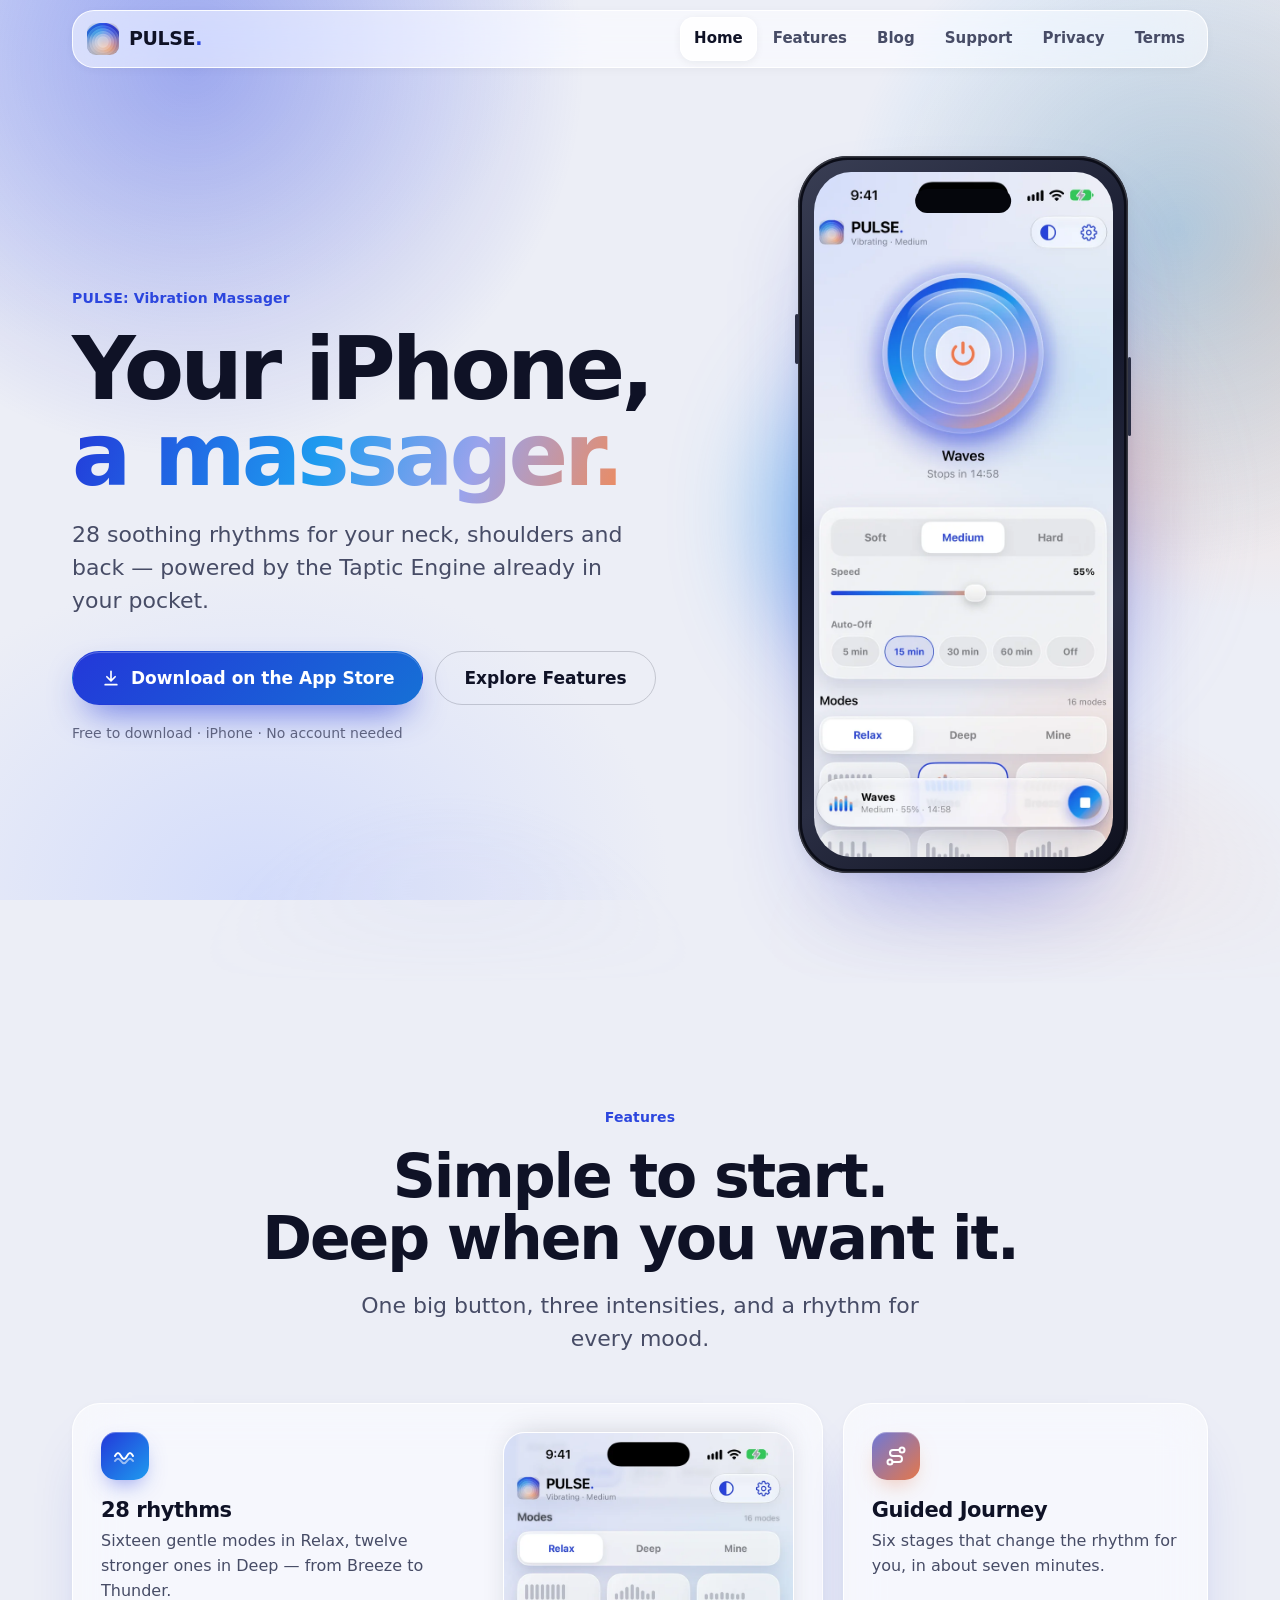
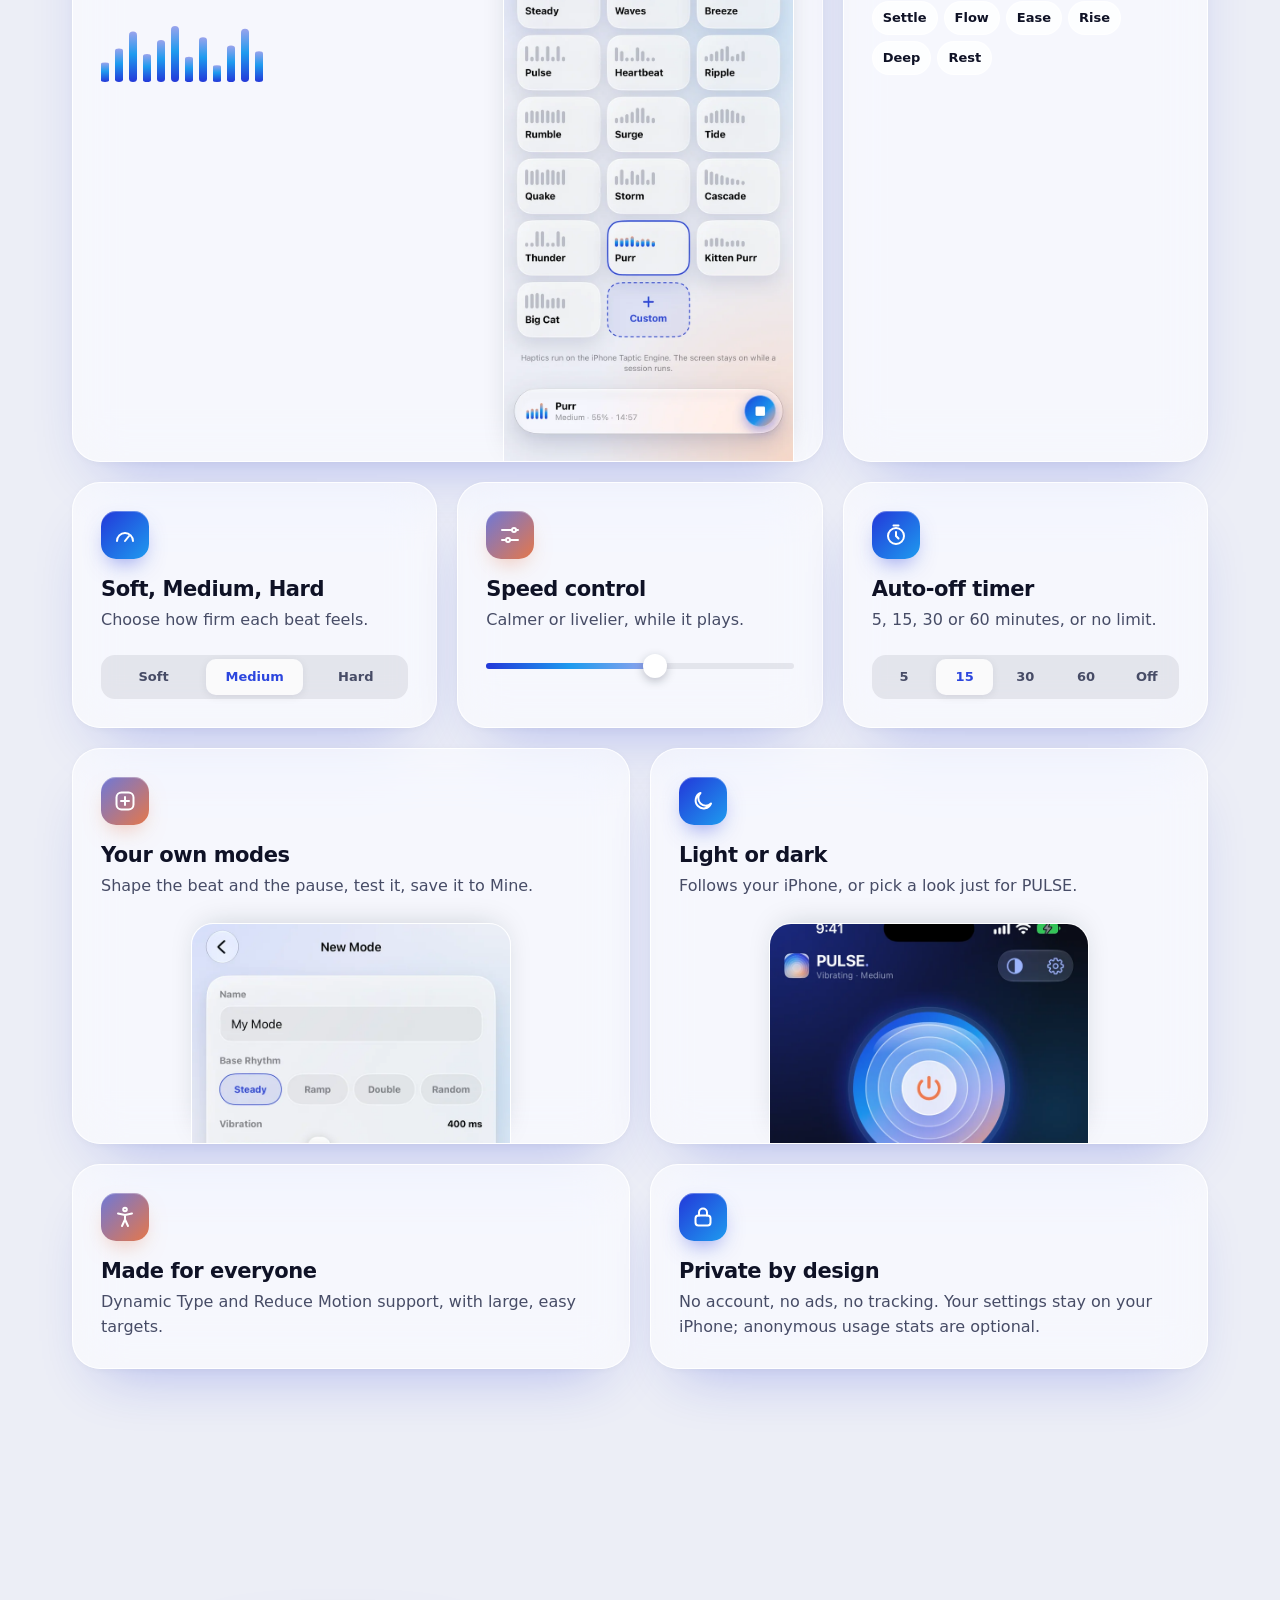
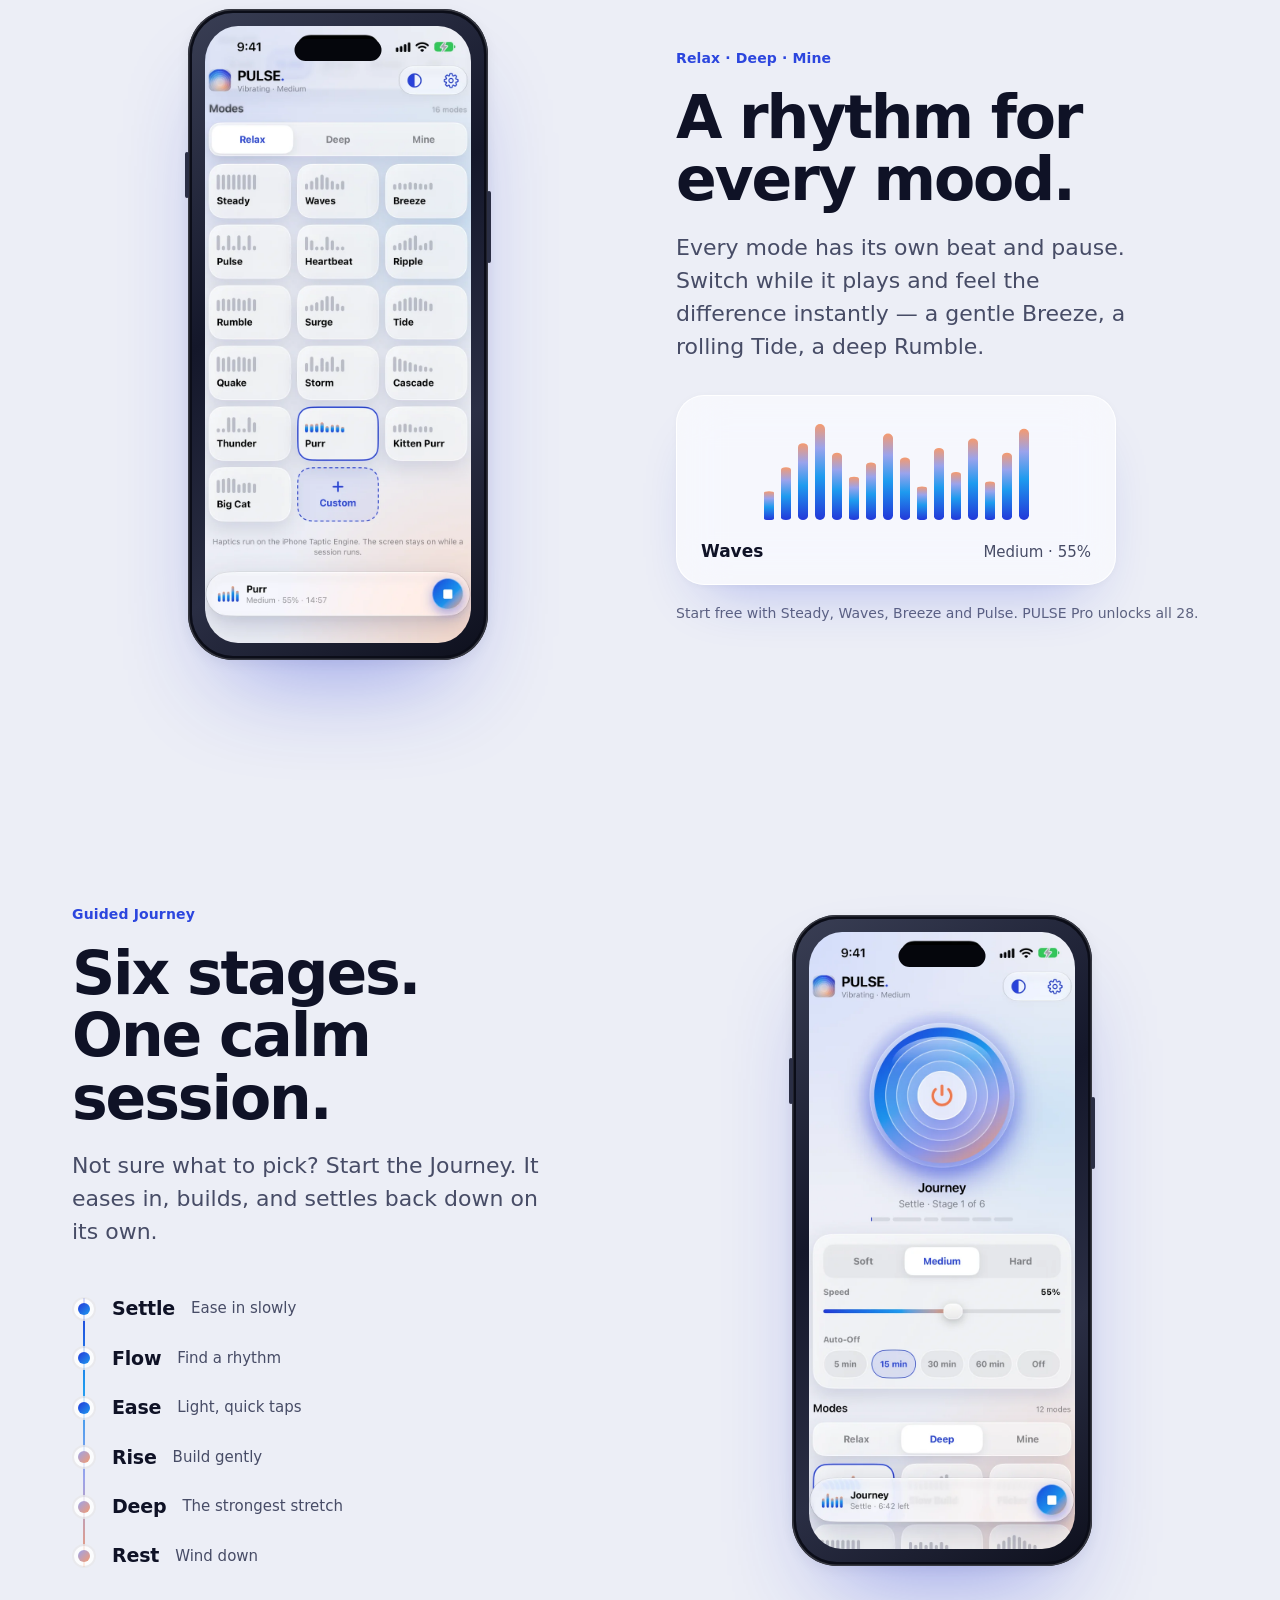
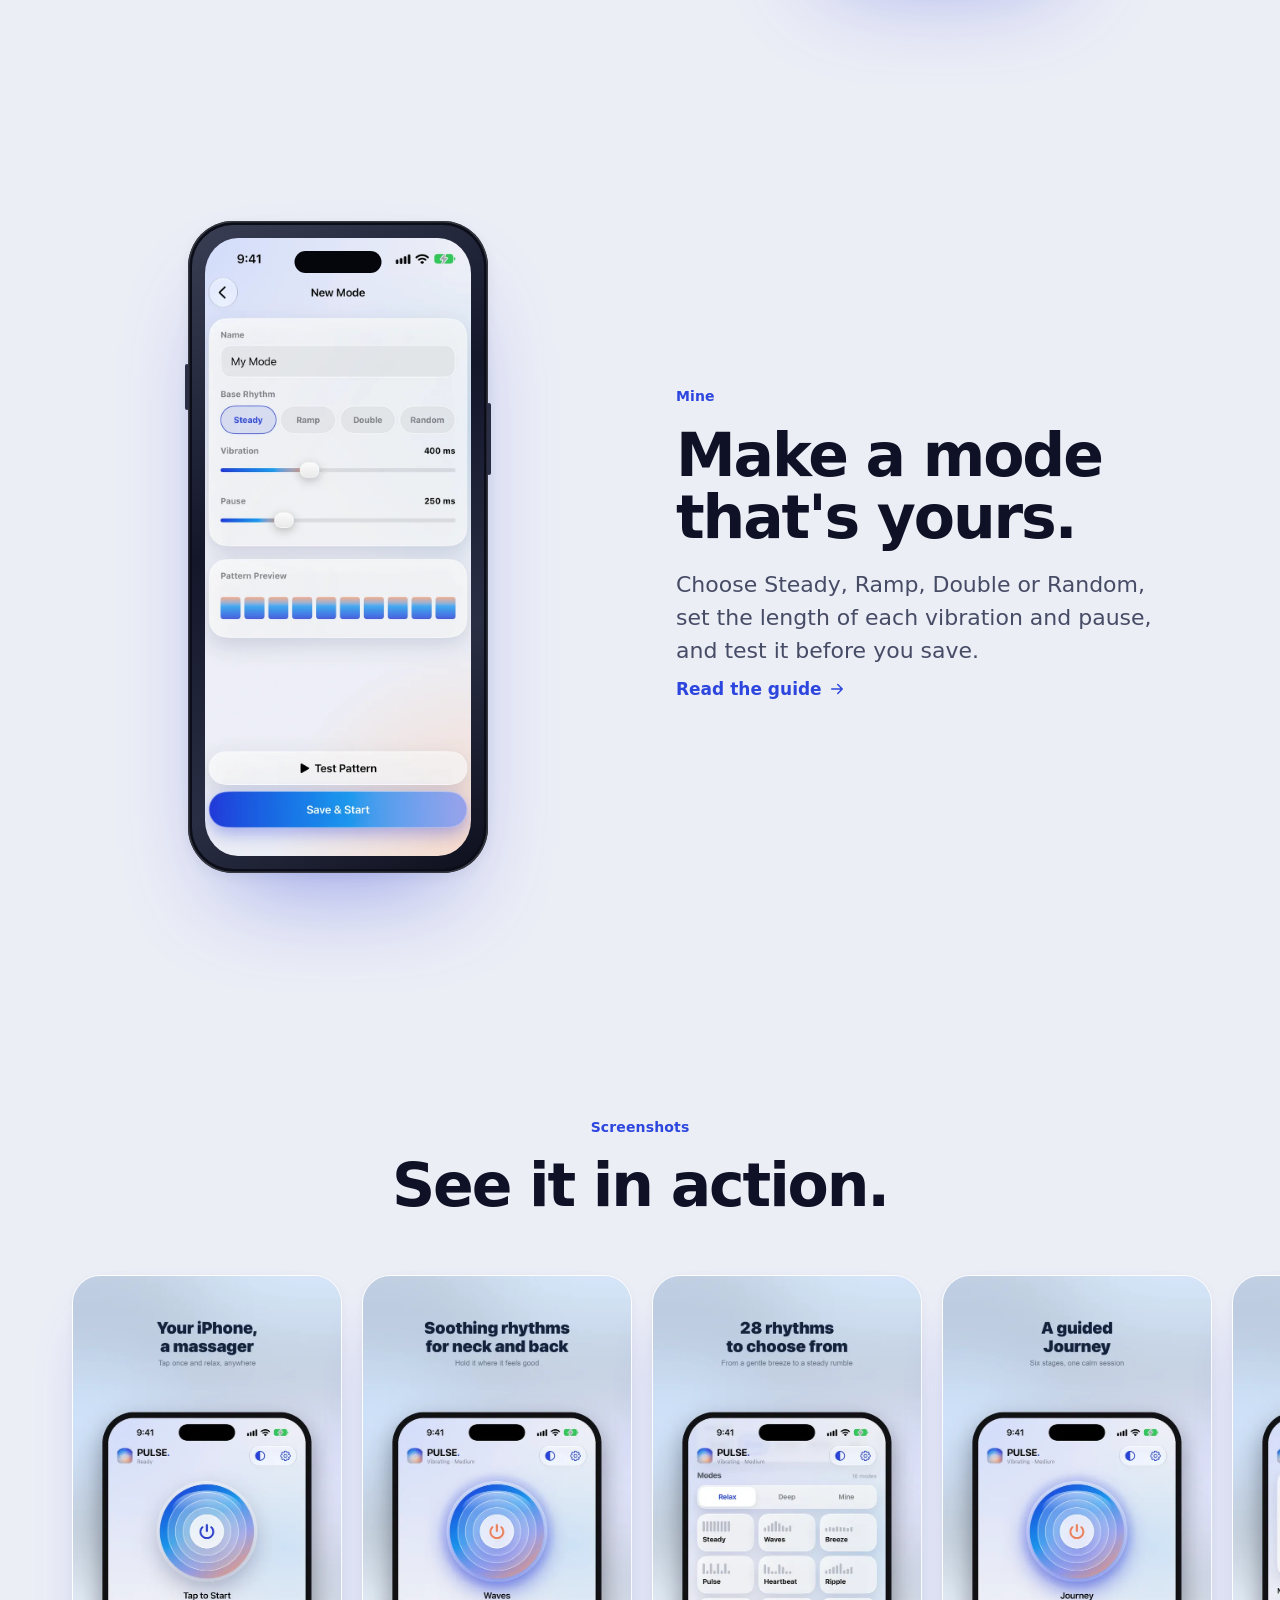
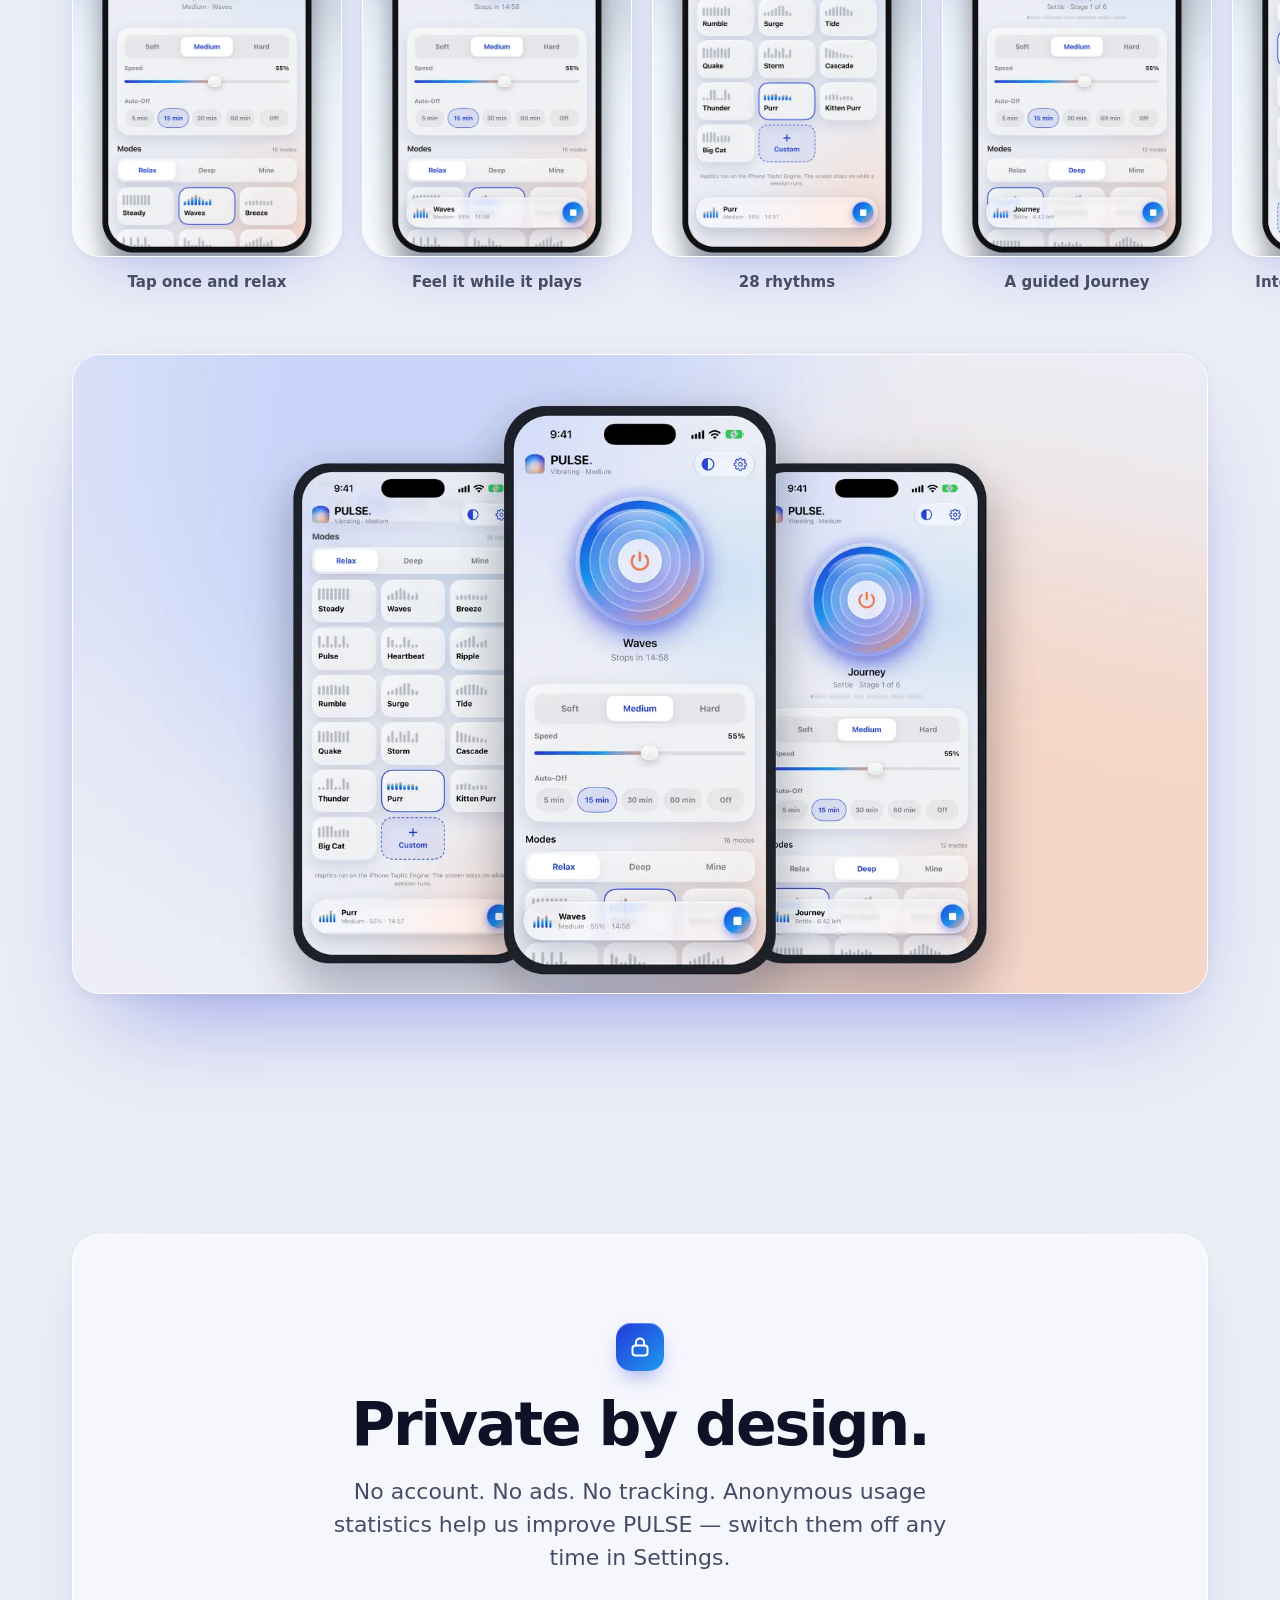
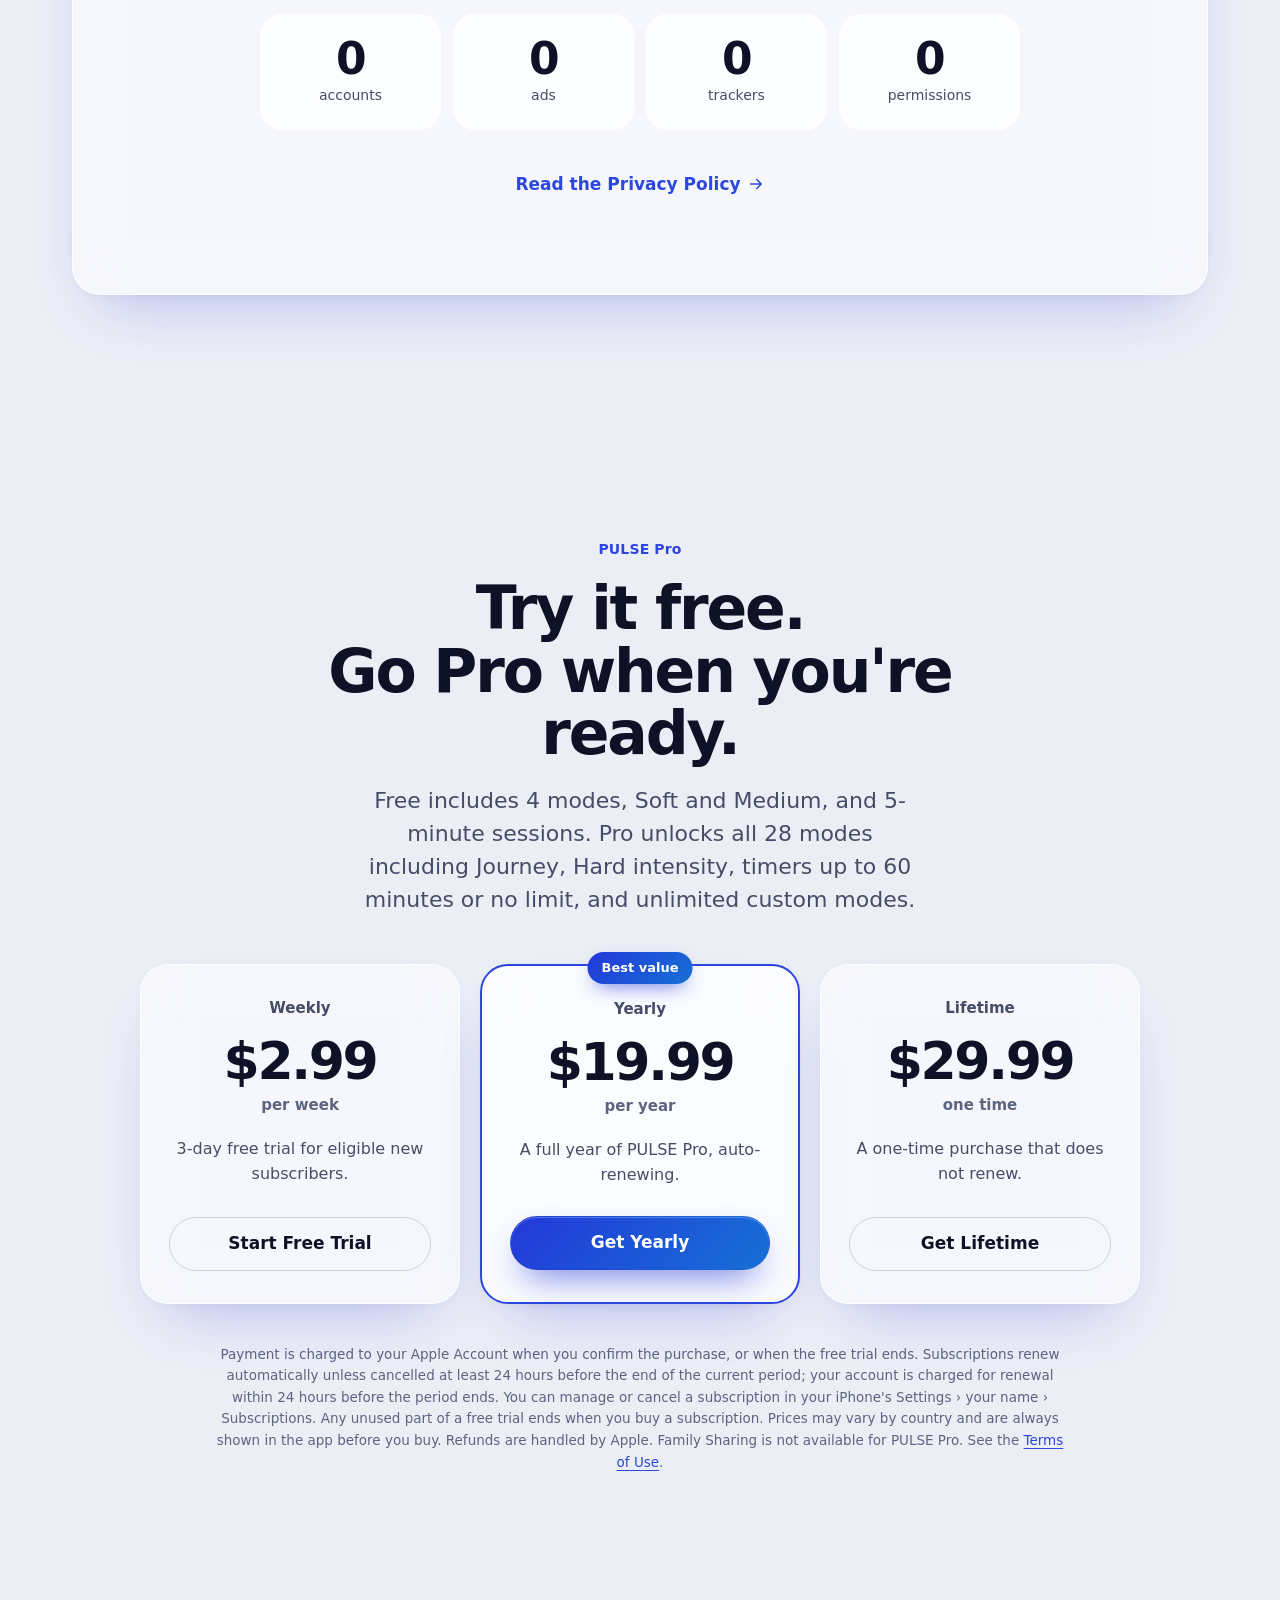
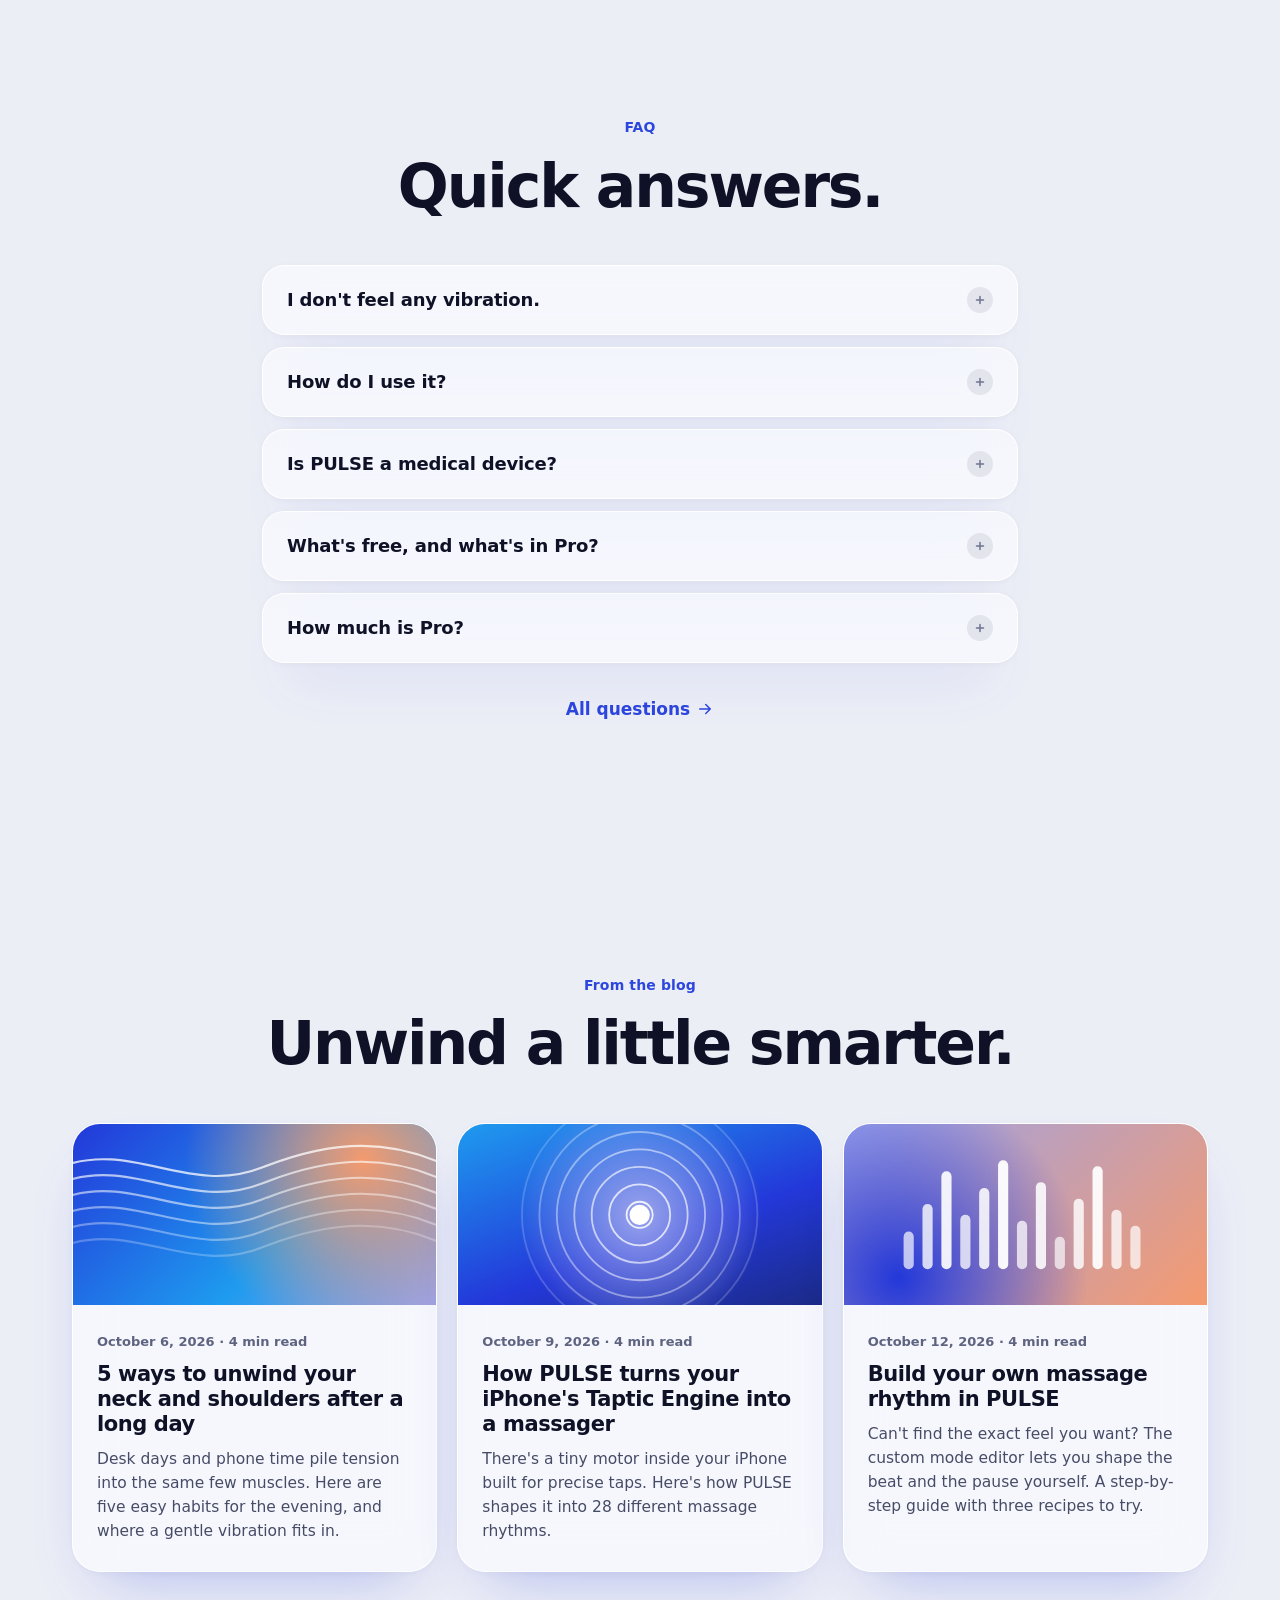
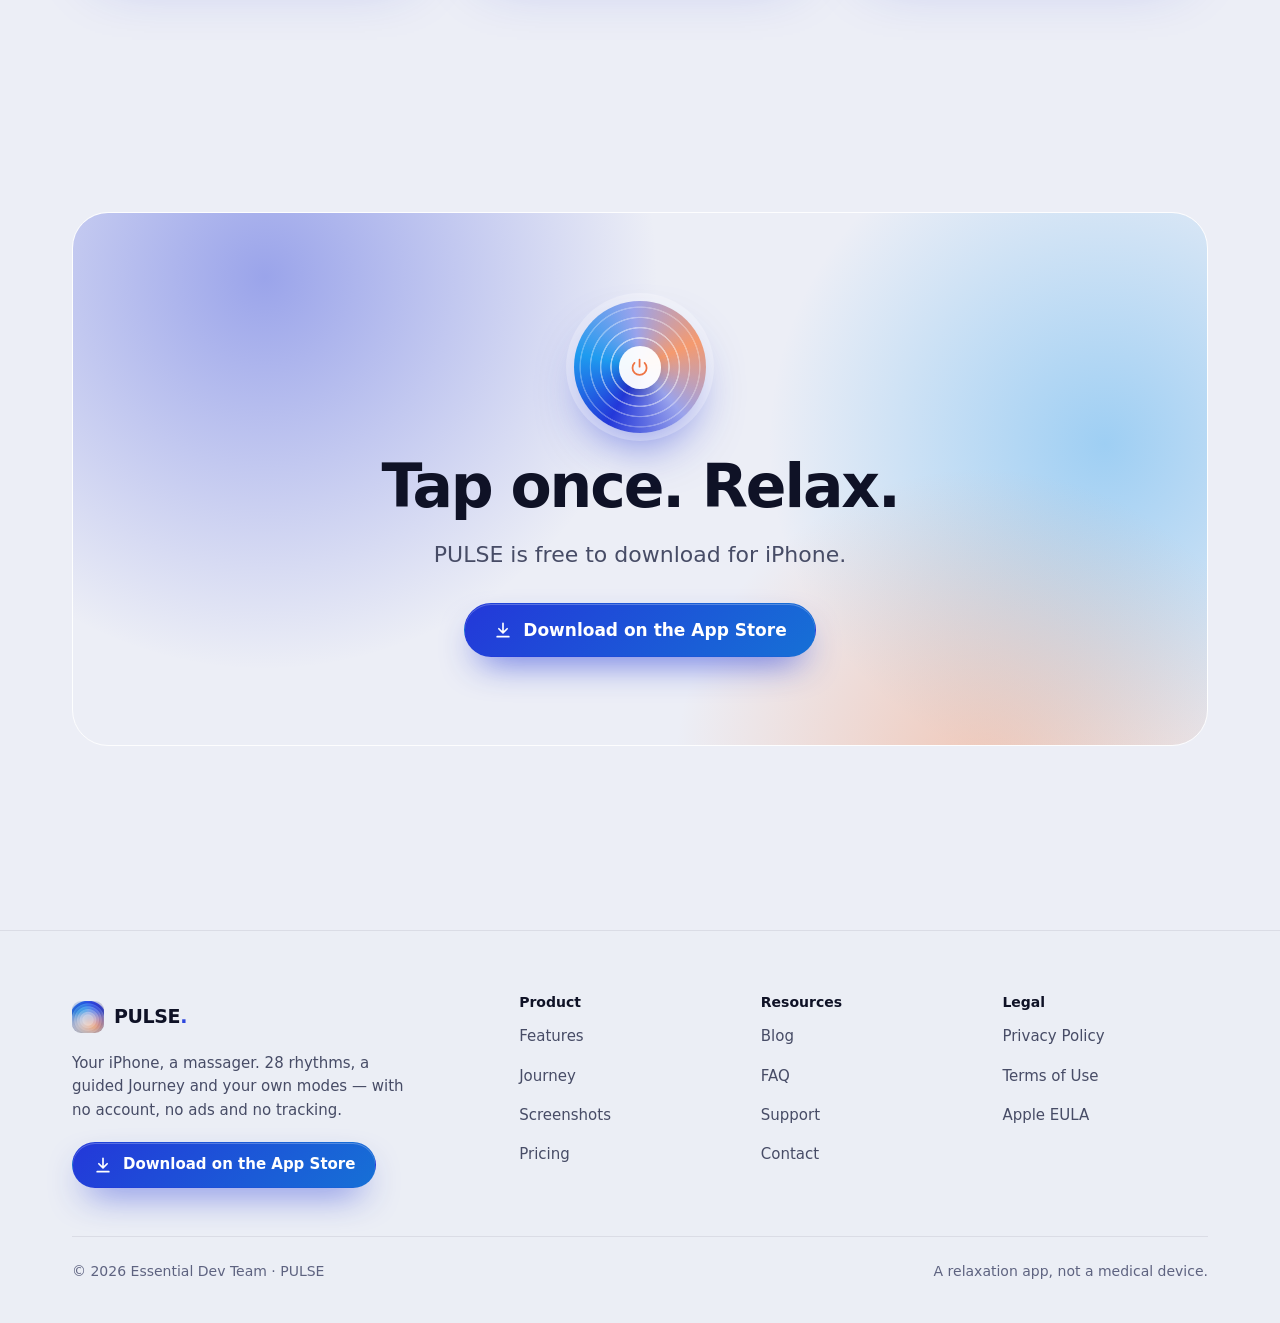
<file: index.html>
<!doctype html>
<html lang="en">
<head>
  <meta charset="utf-8">
  <meta name="viewport" content="width=device-width, initial-scale=1">
  <title>PULSE — Your iPhone, a massager</title>
  <meta name="description" content="PULSE turns your iPhone's Taptic Engine into a handheld body massager: 28 rhythms, a guided Journey, three intensities, an auto-off timer and your own modes. No account, no ads, no tracking.">
  <meta name="theme-color" content="#ECEEF6" media="(prefers-color-scheme: light)">
  <meta name="theme-color" content="#0A0C16" media="(prefers-color-scheme: dark)">
  <meta name="apple-itunes-app" content="app-id=6822376098">
  <link rel="canonical" href="https://snrgwa-bot.github.io/pulse-massager/">
  <meta property="og:type" content="website">
  <meta property="og:site_name" content="PULSE">
  <meta property="og:title" content="PULSE — Your iPhone, a massager">
  <meta property="og:description" content="PULSE turns your iPhone's Taptic Engine into a handheld body massager: 28 rhythms, a guided Journey, three intensities, an auto-off timer and your own modes. No account, no ads, no tracking.">
  <meta property="og:url" content="https://snrgwa-bot.github.io/pulse-massager/">
  <meta property="og:image" content="https://snrgwa-bot.github.io/pulse-massager/assets/shots/og.jpg">
  <meta name="twitter:card" content="summary_large_image">
  <link rel="icon" href="assets/icon.png">
  <link rel="apple-touch-icon" href="assets/icon.png">
  <link rel="stylesheet" href="style.css">
  <script>document.documentElement.classList.add("js")</script>
  <script src="main.js" defer></script>
</head>
<body>
  <a class="skip" href="#main">Skip to content</a>
  <header class="site">
    <div class="wrap">
      <div class="bar">
        <a class="brand" href="index.html"><img src="assets/icon.png" alt="" width="32" height="32"><span>PULSE</span></a>
        <button class="menu-btn" type="button" aria-expanded="false" aria-controls="site-nav" aria-label="Menu"><svg viewBox="0 0 24 24" fill="none" stroke="currentColor" stroke-width="2" stroke-linecap="round" stroke-linejoin="round" aria-hidden="true"><path d="M4 7h16M4 12h16M4 17h16"/></svg></button>
        <nav class="primary" id="site-nav" aria-label="Main">
          <ul><li><a href="index.html" aria-current="page">Home</a></li><li><a href="index.html#features">Features</a></li><li><a href="blog/index.html">Blog</a></li><li><a href="support.html">Support</a></li><li><a href="privacy.html">Privacy</a></li><li><a href="terms.html">Terms</a></li></ul>
        </nav>
      </div>
    </div>
  </header>

  <main id="main">
    <section class="hero-full" aria-labelledby="hero-title">
      <div class="mesh" aria-hidden="true"><span class="blob b1"></span><span class="blob b2"></span><span class="blob b3"></span><span class="blob b4"></span></div>
      <div class="wrap hero">
        <div class="hero-copy">
          <span class="eyebrow">PULSE: Vibration Massager</span>
          <h1 id="hero-title">Your iPhone,<br><span class="grad-text">a massager.</span></h1>
          <p class="lead">28 soothing rhythms for your neck, shoulders and back — powered by the Taptic Engine already in your pocket.</p>
          <div class="cta">
            <a class="btn primary" href="https://apps.apple.com/app/id6822376098"><svg viewBox="0 0 24 24" fill="none" stroke="currentColor" stroke-width="2" stroke-linecap="round" stroke-linejoin="round" aria-hidden="true"><path d="M12 4v11M7 10.5l5 5 5-5M5 20h14"/></svg>Download on the App Store</a>
            <a class="btn ghost" href="#features">Explore Features</a>
          </div>
          <p class="small hero-note">Free to download · iPhone · No account needed</p>
        </div>
        <div class="device-stage">
          <span class="ripple"></span><span class="ripple"></span><span class="ripple"></span>
          <span class="halo" aria-hidden="true"></span>
          <div class="iphone hero-phone"><img src="assets/shots/app-02-running.webp" alt="PULSE playing the Waves mode at Medium intensity, stopping in 14:58" width="720" height="1564" fetchpriority="high"><span class="island" aria-hidden="true"></span></div>
        </div>
      </div>
    </section>

    <section class="block" id="features" aria-labelledby="features-title">
      <div class="wrap">
        <div class="head center reveal">
          <span class="eyebrow">Features</span>
          <h2 id="features-title">Simple to start.<br>Deep when you want it.</h2>
          <p class="lead">One big button, three intensities, and a rhythm for every mood.</p>
        </div>
        <div class="bento">
          <article class="tile glass t4 reveal">
            <div class="tile-text">
              <div class="icon"><svg viewBox="0 0 24 24" fill="none" stroke="currentColor" stroke-width="2" stroke-linecap="round" stroke-linejoin="round" aria-hidden="true"><path d="M2 12c2-4 4-4 6 0s4 4 6 0 4-4 6 0"/><path d="M2 17c2-3 4-3 6 0s4 3 6 0 4-3 6 0" opacity=".55"/></svg></div>
              <h3>28 rhythms</h3>
              <p>Sixteen gentle modes in Relax, twelve stronger ones in Deep — from Breeze to Thunder.</p>
              <div class="bars lg" aria-hidden="true"><i style="--h:0.35;--d:-0.00s"></i><i style="--h:0.6;--d:-0.17s"></i><i style="--h:0.9;--d:-0.34s"></i><i style="--h:0.5;--d:-0.51s"></i><i style="--h:0.75;--d:-0.68s"></i><i style="--h:1;--d:-0.85s"></i><i style="--h:0.45;--d:-1.02s"></i><i style="--h:0.8;--d:-1.19s"></i><i style="--h:0.3;--d:-1.36s"></i><i style="--h:0.65;--d:-1.53s"></i><i style="--h:0.95;--d:-0.10s"></i><i style="--h:0.55;--d:-0.27s"></i></div>
            </div>
            <div class="crop"><img src="assets/shots/app-03-relax.webp" alt="The Relax tab with a grid of massage modes" width="720" height="1564" loading="lazy" style="object-position:center 62%"></div>
          </article>
          <article class="tile glass t2 reveal" style="--rd:.06s">
            <div class="icon peach"><svg viewBox="0 0 24 24" fill="none" stroke="currentColor" stroke-width="2" stroke-linecap="round" stroke-linejoin="round" aria-hidden="true"><circle cx="6" cy="18" r="2.5"/><circle cx="18" cy="6" r="2.5"/><path d="M8.5 18H15a3 3 0 0 0 0-6H9a3 3 0 0 1 0-6h6.5"/></svg></div>
            <h3>Guided Journey</h3>
            <p>Six stages that change the rhythm for you, in about seven minutes.</p>
            <ol class="mini-stages" aria-label="Journey stages"><li>Settle</li><li>Flow</li><li>Ease</li><li>Rise</li><li>Deep</li><li>Rest</li></ol>
          </article>
          <article class="tile glass t2 reveal">
            <div class="icon"><svg viewBox="0 0 24 24" fill="none" stroke="currentColor" stroke-width="2" stroke-linecap="round" stroke-linejoin="round" aria-hidden="true"><path d="M4 18a8 8 0 1 1 16 0"/><path d="M12 18l4-5"/></svg></div>
            <h3>Soft, Medium, Hard</h3>
            <p>Choose how firm each beat feels.</p>
            <div class="seg" aria-hidden="true"><span>Soft</span><span class="on">Medium</span><span>Hard</span></div>
          </article>
          <article class="tile glass t2 reveal" style="--rd:.06s">
            <div class="icon peach"><svg viewBox="0 0 24 24" fill="none" stroke="currentColor" stroke-width="2" stroke-linecap="round" stroke-linejoin="round" aria-hidden="true"><path d="M4 7h10M18 7h2M4 17h4M12 17h8"/><circle cx="16" cy="7" r="2"/><circle cx="10" cy="17" r="2"/></svg></div>
            <h3>Speed control</h3>
            <p>Calmer or livelier, while it plays.</p>
            <div class="fake-slider" aria-hidden="true"><span></span></div>
          </article>
          <article class="tile glass t2 reveal" style="--rd:.12s">
            <div class="icon"><svg viewBox="0 0 24 24" fill="none" stroke="currentColor" stroke-width="2" stroke-linecap="round" stroke-linejoin="round" aria-hidden="true"><circle cx="12" cy="13" r="8"/><path d="M12 9v4l2.5 2.5M9.5 2.5h5"/></svg></div>
            <h3>Auto-off timer</h3>
            <p>5, 15, 30 or 60 minutes, or no limit.</p>
            <div class="seg" aria-hidden="true"><span>5</span><span class="on">15</span><span>30</span><span>60</span><span>Off</span></div>
          </article>
          <article class="tile glass t3 reveal">
            <div class="tile-text">
              <div class="icon peach"><svg viewBox="0 0 24 24" fill="none" stroke="currentColor" stroke-width="2" stroke-linecap="round" stroke-linejoin="round" aria-hidden="true"><rect x="3.5" y="3.5" width="17" height="17" rx="5"/><path d="M12 8v8M8 12h8"/></svg></div>
              <h3>Your own modes</h3>
              <p>Shape the beat and the pause, test it, save it to Mine.</p>
            </div>
            <div class="crop"><img src="assets/shots/app-06-editor.webp" alt="The New Mode editor with rhythm, vibration and pause controls" width="720" height="1564" loading="lazy" style="object-position:center 8%"></div>
          </article>
          <article class="tile glass t3 reveal" style="--rd:.06s">
            <div class="tile-text">
              <div class="icon"><svg viewBox="0 0 24 24" fill="none" stroke="currentColor" stroke-width="2" stroke-linecap="round" stroke-linejoin="round" aria-hidden="true"><path d="M20 14.5A8 8 0 1 1 9.5 4a6.5 6.5 0 0 0 10.5 10.5z"/></svg></div>
              <h3>Light or dark</h3>
              <p>Follows your iPhone, or pick a look just for PULSE.</p>
            </div>
            <div class="crop"><img src="assets/shots/app-07-dark.webp" alt="PULSE in dark mode" width="720" height="1564" loading="lazy" style="object-position:center 4%"></div>
          </article>
          <article class="tile glass t3 reveal">
            <div class="icon peach"><svg viewBox="0 0 24 24" fill="none" stroke="currentColor" stroke-width="2" stroke-linecap="round" stroke-linejoin="round" aria-hidden="true"><circle cx="12" cy="4.5" r="1.8"/><path d="M5 8.5l7 1.5 7-1.5M12 10v4.5M9 21l3-6.5 3 6.5"/></svg></div>
            <h3>Made for everyone</h3>
            <p>Dynamic Type and Reduce Motion support, with large, easy targets.</p>
          </article>
          <article class="tile glass t3 reveal" style="--rd:.06s">
            <div class="icon"><svg viewBox="0 0 24 24" fill="none" stroke="currentColor" stroke-width="2" stroke-linecap="round" stroke-linejoin="round" aria-hidden="true"><rect x="4.5" y="10.5" width="15" height="10" rx="3"/><path d="M8 10.5V7.5a4 4 0 0 1 8 0v3"/></svg></div>
            <h3>Private by design</h3>
            <p>No account, no ads, no tracking. Your settings stay on your iPhone; anonymous usage stats are optional.</p>
          </article>
        </div>
      </div>
    </section>

    <section class="block" aria-labelledby="rhythms-title">
      <div class="wrap split">
        <div class="reveal phone-col"><div class="iphone "><img src="assets/shots/app-03-relax.webp" alt="The PULSE Relax tab showing massage modes" width="720" height="1564" loading="lazy"><span class="island" aria-hidden="true"></span></div></div>
        <div class="reveal">
          <span class="eyebrow">Relax · Deep · Mine</span>
          <h2 id="rhythms-title">A rhythm for<br>every mood.</h2>
          <p class="lead">Every mode has its own beat and pause. Switch while it plays and feel the difference instantly — a gentle Breeze, a rolling Tide, a deep Rumble.</p>
          <div class="rhythm-viz glass" aria-hidden="true">
            <div class="bars xl" aria-hidden="true"><i style="--h:0.3;--d:-0.00s"></i><i style="--h:0.55;--d:-0.17s"></i><i style="--h:0.8;--d:-0.34s"></i><i style="--h:1;--d:-0.51s"></i><i style="--h:0.7;--d:-0.68s"></i><i style="--h:0.45;--d:-0.85s"></i><i style="--h:0.6;--d:-1.02s"></i><i style="--h:0.9;--d:-1.19s"></i><i style="--h:0.65;--d:-1.36s"></i><i style="--h:0.35;--d:-1.53s"></i><i style="--h:0.75;--d:-0.10s"></i><i style="--h:0.5;--d:-0.27s"></i><i style="--h:0.85;--d:-0.44s"></i><i style="--h:0.4;--d:-0.61s"></i><i style="--h:0.7;--d:-0.78s"></i><i style="--h:0.95;--d:-0.95s"></i></div>
            <div class="rv-label"><b>Waves</b><span>Medium · 55%</span></div>
          </div>
          <p class="small">Start free with Steady, Waves, Breeze and Pulse. PULSE Pro unlocks all 28.</p>
        </div>
      </div>
    </section>

    <section class="block" id="journey" aria-labelledby="journey-title">
      <div class="wrap split flip">
        <div class="reveal phone-col"><div class="iphone "><img src="assets/shots/app-04-journey.webp" alt="PULSE playing the guided Journey, Settle stage 1 of 6" width="720" height="1564" loading="lazy"><span class="island" aria-hidden="true"></span></div></div>
        <div class="reveal">
          <span class="eyebrow">Guided Journey</span>
          <h2 id="journey-title">Six stages.<br>One calm session.</h2>
          <p class="lead">Not sure what to pick? Start the Journey. It eases in, builds, and settles back down on its own.</p>
          <ol class="timeline" aria-label="The six Journey stages"><li style="--i:0"><span class="node" aria-hidden="true"></span><b>Settle</b><span>Ease in slowly</span></li><li style="--i:1"><span class="node" aria-hidden="true"></span><b>Flow</b><span>Find a rhythm</span></li><li style="--i:2"><span class="node" aria-hidden="true"></span><b>Ease</b><span>Light, quick taps</span></li><li style="--i:3"><span class="node" aria-hidden="true"></span><b>Rise</b><span>Build gently</span></li><li style="--i:4"><span class="node" aria-hidden="true"></span><b>Deep</b><span>The strongest stretch</span></li><li style="--i:5"><span class="node" aria-hidden="true"></span><b>Rest</b><span>Wind down</span></li></ol>
        </div>
      </div>
    </section>

    <section class="block" aria-labelledby="custom-title">
      <div class="wrap split">
        <div class="reveal phone-col"><div class="iphone "><img src="assets/shots/app-06-editor.webp" alt="The PULSE custom mode editor" width="720" height="1564" loading="lazy"><span class="island" aria-hidden="true"></span></div></div>
        <div class="reveal">
          <span class="eyebrow">Mine</span>
          <h2 id="custom-title">Make a mode<br>that's yours.</h2>
          <p class="lead">Choose Steady, Ramp, Double or Random, set the length of each vibration and pause, and test it before you save.</p>
          <a class="link-arrow" href="blog/build-your-own-massage-rhythm.html">Read the guide <svg viewBox="0 0 24 24" fill="none" stroke="currentColor" stroke-width="2" stroke-linecap="round" stroke-linejoin="round" aria-hidden="true"><path d="M5 12h14M13 6l6 6-6 6"/></svg></a>
        </div>
      </div>
    </section>

    <section class="block" id="screenshots" aria-labelledby="shots-title">
      <div class="wrap">
        <div class="head center reveal">
          <span class="eyebrow">Screenshots</span>
          <h2 id="shots-title">See it in action.</h2>
        </div>
      </div>
      <div class="carousel-wrap">
        <ul class="gallery" aria-label="App screenshots, scroll sideways for more" tabindex="0">
          <li><figure><img src="assets/shots/framed-01-hero.webp" alt="PULSE screenshot: Tap once and relax" width="640" height="1385" loading="lazy"><figcaption>Tap once and relax</figcaption></figure></li>
          <li><figure><img src="assets/shots/framed-02-running.webp" alt="PULSE screenshot: Feel it while it plays" width="640" height="1385" loading="lazy"><figcaption>Feel it while it plays</figcaption></figure></li>
          <li><figure><img src="assets/shots/framed-03-modes.webp" alt="PULSE screenshot: 28 rhythms" width="640" height="1385" loading="lazy"><figcaption>28 rhythms</figcaption></figure></li>
          <li><figure><img src="assets/shots/framed-04-journey.webp" alt="PULSE screenshot: A guided Journey" width="640" height="1385" loading="lazy"><figcaption>A guided Journey</figcaption></figure></li>
          <li><figure><img src="assets/shots/framed-05-controls.webp" alt="PULSE screenshot: Intensity, speed and timer" width="640" height="1385" loading="lazy"><figcaption>Intensity, speed and timer</figcaption></figure></li>
          <li><figure><img src="assets/shots/framed-06-custom.webp" alt="PULSE screenshot: Build your own mode" width="640" height="1385" loading="lazy"><figcaption>Build your own mode</figcaption></figure></li>
          <li><figure><img src="assets/shots/framed-07-themes.webp" alt="PULSE screenshot: Light or dark" width="640" height="1385" loading="lazy"><figcaption>Light or dark</figcaption></figure></li>
        </ul>
      </div>
      <div class="wrap">
        <!-- LIFESTYLE PHOTO SLOT: replace this app image with a real, licensed photo of someone
             holding an iPhone to their neck or shoulder (16:9, ~1600px wide, WebP ≤ 250 KB). -->
        <figure class="wide-shot reveal">
          <img src="assets/shots/header.webp" alt="Three iPhones showing PULSE: the mode grid, the Waves mode playing, and the Journey" width="1600" height="900" loading="lazy">
        </figure>
      </div>
    </section>

    <section class="block" id="privacy" aria-labelledby="private-title">
      <div class="wrap">
        <div class="band glass reveal">
          <div class="icon"><svg viewBox="0 0 24 24" fill="none" stroke="currentColor" stroke-width="2" stroke-linecap="round" stroke-linejoin="round" aria-hidden="true"><rect x="4.5" y="10.5" width="15" height="10" rx="3"/><path d="M8 10.5V7.5a4 4 0 0 1 8 0v3"/></svg></div>
          <h2 id="private-title">Private by design.</h2>
          <p class="lead">No account. No ads. No tracking. Anonymous usage statistics help us improve PULSE — switch them off any time in Settings.</p>
          <div class="pills">
            <div class="pill"><b>0</b><span>accounts</span></div>
            <div class="pill"><b>0</b><span>ads</span></div>
            <div class="pill"><b>0</b><span>trackers</span></div>
            <div class="pill"><b>0</b><span>permissions</span></div>
          </div>
          <a class="link-arrow" href="privacy.html">Read the Privacy Policy <svg viewBox="0 0 24 24" fill="none" stroke="currentColor" stroke-width="2" stroke-linecap="round" stroke-linejoin="round" aria-hidden="true"><path d="M5 12h14M13 6l6 6-6 6"/></svg></a>
        </div>
      </div>
    </section>

    <section class="block" id="pricing" aria-labelledby="pricing-title">
      <div class="wrap">
        <div class="head center reveal">
          <span class="eyebrow">PULSE Pro</span>
          <h2 id="pricing-title">Try it free.<br>Go Pro when you're ready.</h2>
          <p class="lead">Free includes 4 modes, Soft and Medium, and 5-minute sessions. Pro unlocks all 28 modes including Journey, Hard intensity, timers up to 60 minutes or no limit, and unlimited custom modes.</p>
        </div>
        <div class="prices">
          <article class="price glass reveal">
            <span class="tag">Weekly</span>
            <div class="amt">$2.99</div>
            <span class="per">per week</span>
            <p>3-day free trial for eligible new subscribers.</p>
            <a class="btn ghost" href="https://apps.apple.com/app/id6822376098">Start Free Trial</a>
          </article>
          <article class="price glass featured reveal" style="--rd:.08s">
            <span class="badge">Best value</span>
            <span class="tag">Yearly</span>
            <div class="amt">$19.99</div>
            <span class="per">per year</span>
            <p>A full year of PULSE Pro, auto-renewing.</p>
            <a class="btn primary" href="https://apps.apple.com/app/id6822376098">Get Yearly</a>
          </article>
          <article class="price glass reveal" style="--rd:.16s">
            <span class="tag">Lifetime</span>
            <div class="amt">$29.99</div>
            <span class="per">one time</span>
            <p>A one-time purchase that does not renew.</p>
            <a class="btn ghost" href="https://apps.apple.com/app/id6822376098">Get Lifetime</a>
          </article>
        </div>
        <p class="fine">Payment is charged to your Apple Account when you confirm the purchase, or when the free trial ends. Subscriptions renew automatically unless cancelled at least 24 hours before the end of the current period; your account is charged for renewal within 24 hours before the period ends. You can manage or cancel a subscription in your iPhone's Settings › your name › Subscriptions. Any unused part of a free trial ends when you buy a subscription. Prices may vary by country and are always shown in the app before you buy. Refunds are handled by Apple. Family Sharing is not available for PULSE Pro. See the <a href="terms.html">Terms of Use</a>.</p>
      </div>
    </section>

    <section class="block" aria-labelledby="faq-title">
      <div class="wrap narrow">
        <div class="head center reveal">
          <span class="eyebrow">FAQ</span>
          <h2 id="faq-title">Quick answers.</h2>
        </div>
        <div class="reveal">
    <div class="faq">
      <details class="glass"><summary>I don't feel any vibration.</summary><p>PULSE needs an iPhone with a Taptic Engine. Check that <strong>Settings › Sounds &amp; Haptics › System Haptics</strong> is on. Low Power Mode can weaken haptics. The screen stays on during a session; vibration stops if you leave the app, because iOS doesn't allow haptics in the background.</p></details>
      <details class="glass"><summary>How do I use it?</summary><p>Tap the big button to start. Pick Soft, Medium or Hard, set the speed and an auto-off timer, then choose a mode from <strong>Relax</strong>, <strong>Deep</strong> or <strong>Mine</strong>. Hold the iPhone against your neck, shoulders or back.</p></details>
      <details class="glass"><summary>Is PULSE a medical device?</summary><p>No. It's a relaxation app. Stop if anything feels uncomfortable, and ask a doctor first if you are pregnant, have an implanted device or a medical condition.</p></details>
      <details class="glass"><summary>What's free, and what's in Pro?</summary><p>Free includes 4 modes (Steady, Waves, Breeze, Pulse), Soft and Medium intensity, and 5-minute sessions. Pro adds every mode including the guided Journey, Hard intensity, timers up to 60 minutes or no limit, and your own custom modes.</p></details>
      <details class="glass"><summary>How much is Pro?</summary><p>Weekly $2.99 (with a 3-day free trial for eligible new subscribers), Yearly $19.99, or Lifetime $29.99 once. Subscriptions renew automatically unless cancelled at least 24 hours before the period ends. Prices may vary by country.</p></details>
    </div>
        </div>
        <p class="center-row"><a class="link-arrow" href="faq.html">All questions <svg viewBox="0 0 24 24" fill="none" stroke="currentColor" stroke-width="2" stroke-linecap="round" stroke-linejoin="round" aria-hidden="true"><path d="M5 12h14M13 6l6 6-6 6"/></svg></a></p>
      </div>
    </section>

    <section class="block" aria-labelledby="blog-title">
      <div class="wrap">
        <div class="head center reveal">
          <span class="eyebrow">From the blog</span>
          <h2 id="blog-title">Unwind a little smarter.</h2>
        </div>
    <div class="grid three">
      <a class="post-card glass reveal" style="--rd:0.00s" href="blog/unwind-neck-and-shoulders.html">
        <div class="cover cover-1" aria-hidden="true"><svg viewBox="0 0 500 250" preserveAspectRatio="xMidYMid slice"><path d="M-20 60 C 80 20, 160 100, 260 60 S 440 20, 520 60" stroke="rgba(255,255,255,0.75)" stroke-width="3" fill="none"/><path d="M-20 82 C 80 42, 160 122, 260 82 S 440 42, 520 82" stroke="rgba(255,255,255,0.65)" stroke-width="3" fill="none"/><path d="M-20 104 C 80 64, 160 144, 260 104 S 440 64, 520 104" stroke="rgba(255,255,255,0.55)" stroke-width="3" fill="none"/><path d="M-20 126 C 80 86, 160 166, 260 126 S 440 86, 520 126" stroke="rgba(255,255,255,0.45)" stroke-width="3" fill="none"/><path d="M-20 148 C 80 108, 160 188, 260 148 S 440 108, 520 148" stroke="rgba(255,255,255,0.35)" stroke-width="3" fill="none"/><path d="M-20 170 C 80 130, 160 210, 260 170 S 440 130, 520 170" stroke="rgba(255,255,255,0.25)" stroke-width="3" fill="none"/></svg></div>
        <div class="body"><span class="meta"><time datetime="2026-10-06">October 6, 2026</time> · 4 min read</span><h3>5 ways to unwind your neck and shoulders after a long day</h3><p>Desk days and phone time pile tension into the same few muscles. Here are five easy habits for the evening, and where a gentle vibration fits in.</p></div>
      </a>
      <a class="post-card glass reveal" style="--rd:0.08s" href="blog/how-pulse-uses-the-taptic-engine.html">
        <div class="cover cover-2" aria-hidden="true"><svg viewBox="0 0 500 250" preserveAspectRatio="xMidYMid slice"><circle cx="250" cy="125" r="18" stroke="rgba(255,255,255,0.85)" stroke-width="2.5" fill="none"/><circle cx="250" cy="125" r="42" stroke="rgba(255,255,255,0.74)" stroke-width="2.5" fill="none"/><circle cx="250" cy="125" r="66" stroke="rgba(255,255,255,0.63)" stroke-width="2.5" fill="none"/><circle cx="250" cy="125" r="90" stroke="rgba(255,255,255,0.52)" stroke-width="2.5" fill="none"/><circle cx="250" cy="125" r="114" stroke="rgba(255,255,255,0.41)" stroke-width="2.5" fill="none"/><circle cx="250" cy="125" r="138" stroke="rgba(255,255,255,0.30)" stroke-width="2.5" fill="none"/><circle cx="250" cy="125" r="162" stroke="rgba(255,255,255,0.19)" stroke-width="2.5" fill="none"/><circle cx="250" cy="125" r="14" fill="#fff"/></svg></div>
        <div class="body"><span class="meta"><time datetime="2026-10-09">October 9, 2026</time> · 4 min read</span><h3>How PULSE turns your iPhone's Taptic Engine into a massager</h3><p>There's a tiny motor inside your iPhone built for precise taps. Here's how PULSE shapes it into 28 different massage rhythms.</p></div>
      </a>
      <a class="post-card glass reveal" style="--rd:0.16s" href="blog/build-your-own-massage-rhythm.html">
        <div class="cover cover-3" aria-hidden="true"><svg viewBox="0 0 500 250" preserveAspectRatio="xMidYMid slice"><rect x="82" y="148" width="14" height="52" rx="7" fill="rgba(255,255,255,0.69)"/><rect x="108" y="110" width="14" height="90" rx="7" fill="rgba(255,255,255,0.79)"/><rect x="134" y="65" width="14" height="135" rx="7" fill="rgba(255,255,255,0.91)"/><rect x="160" y="125" width="14" height="75" rx="7" fill="rgba(255,255,255,0.75)"/><rect x="186" y="88" width="14" height="112" rx="7" fill="rgba(255,255,255,0.85)"/><rect x="212" y="50" width="14" height="150" rx="7" fill="rgba(255,255,255,0.95)"/><rect x="238" y="133" width="14" height="67" rx="7" fill="rgba(255,255,255,0.73)"/><rect x="264" y="80" width="14" height="120" rx="7" fill="rgba(255,255,255,0.87)"/><rect x="290" y="155" width="14" height="45" rx="7" fill="rgba(255,255,255,0.67)"/><rect x="316" y="103" width="14" height="97" rx="7" fill="rgba(255,255,255,0.81)"/><rect x="342" y="58" width="14" height="142" rx="7" fill="rgba(255,255,255,0.93)"/><rect x="368" y="118" width="14" height="82" rx="7" fill="rgba(255,255,255,0.77)"/><rect x="394" y="140" width="14" height="60" rx="7" fill="rgba(255,255,255,0.71)"/></svg></div>
        <div class="body"><span class="meta"><time datetime="2026-10-12">October 12, 2026</time> · 4 min read</span><h3>Build your own massage rhythm in PULSE</h3><p>Can't find the exact feel you want? The custom mode editor lets you shape the beat and the pause yourself. A step-by-step guide with three recipes to try.</p></div>
      </a>
    </div>
      </div>
    </section>

    <section class="block" aria-labelledby="cta-title">
      <div class="wrap">
        <div class="band cta-band reveal">
          <div class="mesh" aria-hidden="true"><span class="blob b1"></span><span class="blob b2"></span><span class="blob b3"></span></div>
          <div class="mini-disc" aria-hidden="true"><span class="ripple"></span><span class="ripple"></span><div class="disc"><div class="core"><svg viewBox="0 0 24 24" fill="none" stroke="currentColor" stroke-width="2" stroke-linecap="round" stroke-linejoin="round" aria-hidden="true" stroke-width="2.6"><path d="M12 3v8"/><path d="M6.3 6.8a8 8 0 1 0 11.4 0"/></svg></div></div></div>
          <h2 id="cta-title">Tap once. Relax.</h2>
          <p class="lead">PULSE is free to download for iPhone.</p>
          <a class="btn primary" href="https://apps.apple.com/app/id6822376098"><svg viewBox="0 0 24 24" fill="none" stroke="currentColor" stroke-width="2" stroke-linecap="round" stroke-linejoin="round" aria-hidden="true"><path d="M12 4v11M7 10.5l5 5 5-5M5 20h14"/></svg>Download on the App Store</a>
        </div>
      </div>
    </section>

  </main>

  <footer class="site">
    <div class="wrap">
      <div class="fcols">
        <div class="fbrand">
          <a class="brand" href="index.html"><img src="assets/icon.png" alt="" width="32" height="32"><span>PULSE</span></a>
          <p>Your iPhone, a massager. 28 rhythms, a guided Journey and your own modes — with no account, no ads and no tracking.</p>
          <a class="btn primary sm" href="https://apps.apple.com/app/id6822376098"><svg viewBox="0 0 24 24" fill="none" stroke="currentColor" stroke-width="2" stroke-linecap="round" stroke-linejoin="round" aria-hidden="true"><path d="M12 4v11M7 10.5l5 5 5-5M5 20h14"/></svg>Download on the App Store</a>
        </div>
        <nav aria-label="Product"><h2>Product</h2><ul>
          <li><a href="index.html#features">Features</a></li><li><a href="index.html#journey">Journey</a></li>
          <li><a href="index.html#screenshots">Screenshots</a></li><li><a href="index.html#pricing">Pricing</a></li></ul></nav>
        <nav aria-label="Resources"><h2>Resources</h2><ul>
          <li><a href="blog/index.html">Blog</a></li><li><a href="faq.html">FAQ</a></li>
          <li><a href="support.html">Support</a></li><li><a href="mailto:essentialdevteam@gmail.com?subject=PULSE">Contact</a></li></ul></nav>
        <nav aria-label="Legal"><h2>Legal</h2><ul>
          <li><a href="privacy.html">Privacy Policy</a></li><li><a href="terms.html">Terms of Use</a></li>
          <li><a href="https://www.apple.com/legal/internet-services/itunes/dev/stdeula/">Apple EULA</a></li></ul></nav>
      </div>
      <div class="fbottom">
        <p>© 2026 Essential Dev Team · PULSE</p>
        <p>A relaxation app, not a medical device.</p>
      </div>
    </div>
  </footer>
</body>
</html>
</file>
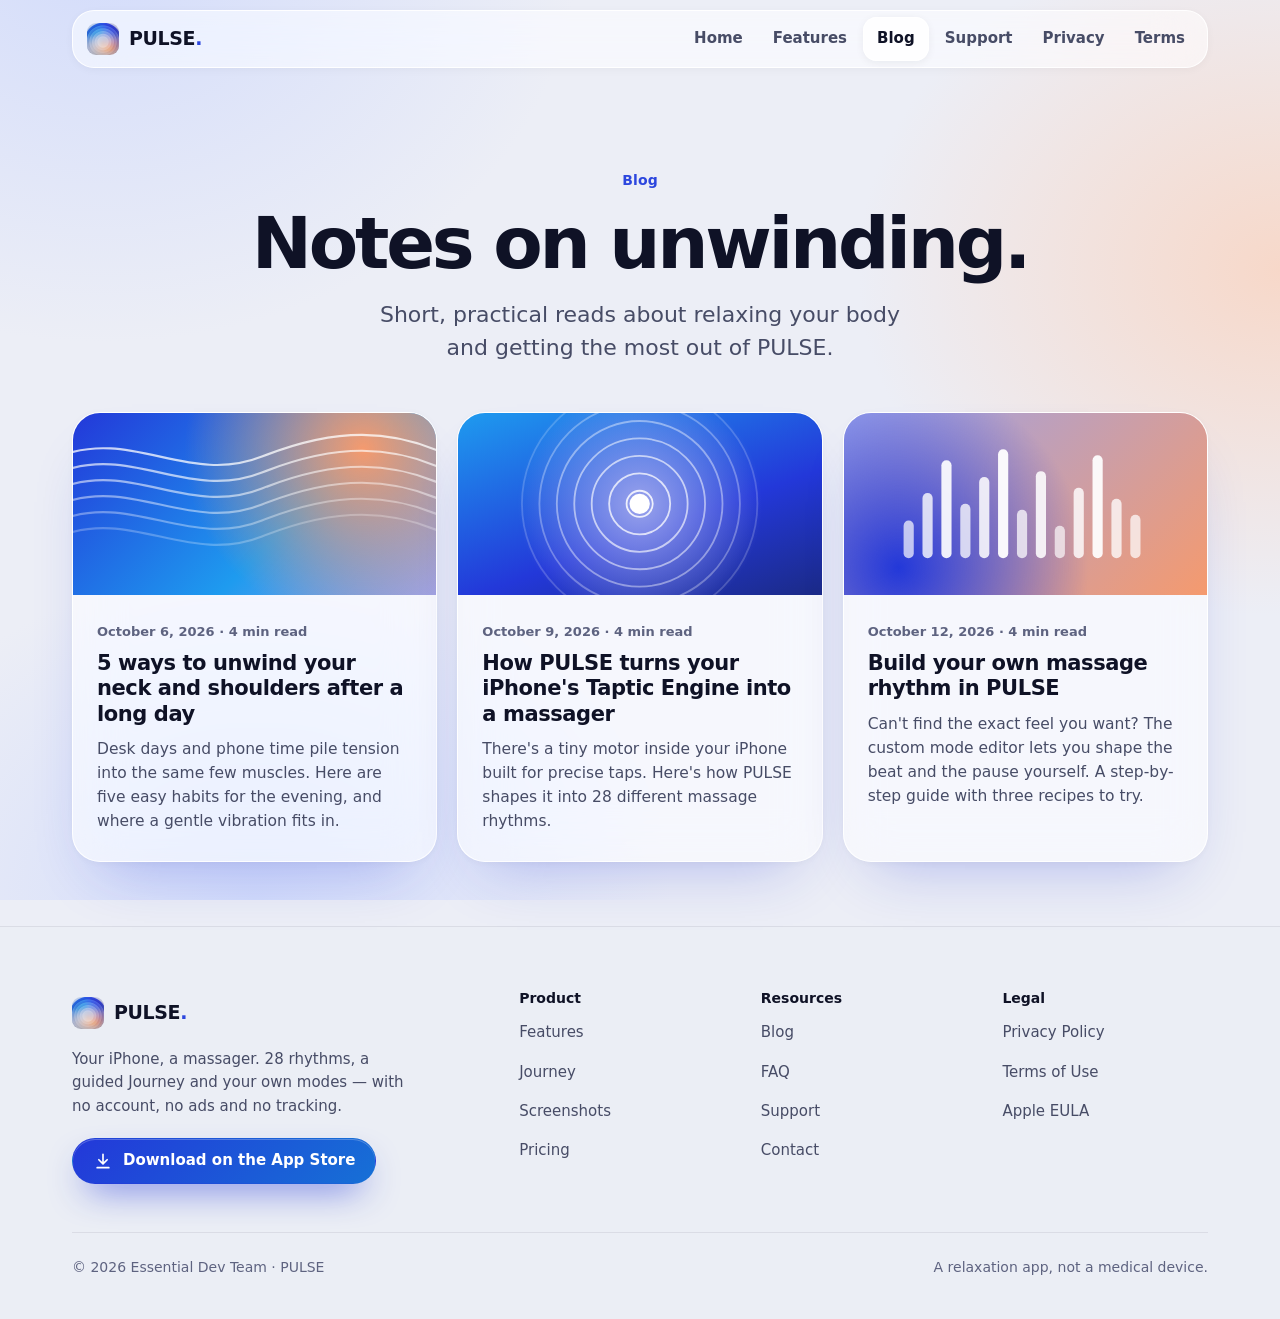
<file: blog/index.html>
<!doctype html>
<html lang="en">
<head>
  <meta charset="utf-8">
  <meta name="viewport" content="width=device-width, initial-scale=1">
  <title>Blog — PULSE</title>
  <meta name="description" content="Practical reads about relaxing your neck, shoulders and back, and getting the most out of PULSE, the vibration massager for iPhone.">
  <meta name="theme-color" content="#ECEEF6" media="(prefers-color-scheme: light)">
  <meta name="theme-color" content="#0A0C16" media="(prefers-color-scheme: dark)">
  <meta name="apple-itunes-app" content="app-id=6822376098">
  <link rel="canonical" href="https://snrgwa-bot.github.io/pulse-massager/blog/index.html">
  <meta property="og:type" content="website">
  <meta property="og:site_name" content="PULSE">
  <meta property="og:title" content="Blog — PULSE">
  <meta property="og:description" content="Practical reads about relaxing your neck, shoulders and back, and getting the most out of PULSE, the vibration massager for iPhone.">
  <meta property="og:url" content="https://snrgwa-bot.github.io/pulse-massager/blog/index.html">
  <meta property="og:image" content="https://snrgwa-bot.github.io/pulse-massager/assets/shots/og.jpg">
  <meta name="twitter:card" content="summary_large_image">
  <link rel="icon" href="../assets/icon.png">
  <link rel="apple-touch-icon" href="../assets/icon.png">
  <link rel="stylesheet" href="../style.css">
  <script>document.documentElement.classList.add("js")</script>
  <script src="../main.js" defer></script>
</head>
<body>
  <a class="skip" href="#main">Skip to content</a>
  <header class="site">
    <div class="wrap">
      <div class="bar">
        <a class="brand" href="../index.html"><img src="../assets/icon.png" alt="" width="32" height="32"><span>PULSE</span></a>
        <button class="menu-btn" type="button" aria-expanded="false" aria-controls="site-nav" aria-label="Menu"><svg viewBox="0 0 24 24" fill="none" stroke="currentColor" stroke-width="2" stroke-linecap="round" stroke-linejoin="round" aria-hidden="true"><path d="M4 7h16M4 12h16M4 17h16"/></svg></button>
        <nav class="primary" id="site-nav" aria-label="Main">
          <ul><li><a href="../index.html">Home</a></li><li><a href="../index.html#features">Features</a></li><li><a href="../blog/index.html" aria-current="page">Blog</a></li><li><a href="../support.html">Support</a></li><li><a href="../privacy.html">Privacy</a></li><li><a href="../terms.html">Terms</a></li></ul>
        </nav>
      </div>
    </div>
  </header>

  <main id="main">
    <div class="wrap">
      <header class="page-head center reveal">
        <span class="eyebrow">Blog</span>
        <h1>Notes on unwinding.</h1>
        <p class="lead">Short, practical reads about relaxing your body and getting the most out of PULSE.</p>
      </header>
      <div style="margin-top:32px">
    <div class="grid three">
      <a class="post-card glass reveal" style="--rd:0.00s" href="../blog/unwind-neck-and-shoulders.html">
        <div class="cover cover-1" aria-hidden="true"><svg viewBox="0 0 500 250" preserveAspectRatio="xMidYMid slice"><path d="M-20 60 C 80 20, 160 100, 260 60 S 440 20, 520 60" stroke="rgba(255,255,255,0.75)" stroke-width="3" fill="none"/><path d="M-20 82 C 80 42, 160 122, 260 82 S 440 42, 520 82" stroke="rgba(255,255,255,0.65)" stroke-width="3" fill="none"/><path d="M-20 104 C 80 64, 160 144, 260 104 S 440 64, 520 104" stroke="rgba(255,255,255,0.55)" stroke-width="3" fill="none"/><path d="M-20 126 C 80 86, 160 166, 260 126 S 440 86, 520 126" stroke="rgba(255,255,255,0.45)" stroke-width="3" fill="none"/><path d="M-20 148 C 80 108, 160 188, 260 148 S 440 108, 520 148" stroke="rgba(255,255,255,0.35)" stroke-width="3" fill="none"/><path d="M-20 170 C 80 130, 160 210, 260 170 S 440 130, 520 170" stroke="rgba(255,255,255,0.25)" stroke-width="3" fill="none"/></svg></div>
        <div class="body"><span class="meta"><time datetime="2026-10-06">October 6, 2026</time> · 4 min read</span><h3>5 ways to unwind your neck and shoulders after a long day</h3><p>Desk days and phone time pile tension into the same few muscles. Here are five easy habits for the evening, and where a gentle vibration fits in.</p></div>
      </a>
      <a class="post-card glass reveal" style="--rd:0.08s" href="../blog/how-pulse-uses-the-taptic-engine.html">
        <div class="cover cover-2" aria-hidden="true"><svg viewBox="0 0 500 250" preserveAspectRatio="xMidYMid slice"><circle cx="250" cy="125" r="18" stroke="rgba(255,255,255,0.85)" stroke-width="2.5" fill="none"/><circle cx="250" cy="125" r="42" stroke="rgba(255,255,255,0.74)" stroke-width="2.5" fill="none"/><circle cx="250" cy="125" r="66" stroke="rgba(255,255,255,0.63)" stroke-width="2.5" fill="none"/><circle cx="250" cy="125" r="90" stroke="rgba(255,255,255,0.52)" stroke-width="2.5" fill="none"/><circle cx="250" cy="125" r="114" stroke="rgba(255,255,255,0.41)" stroke-width="2.5" fill="none"/><circle cx="250" cy="125" r="138" stroke="rgba(255,255,255,0.30)" stroke-width="2.5" fill="none"/><circle cx="250" cy="125" r="162" stroke="rgba(255,255,255,0.19)" stroke-width="2.5" fill="none"/><circle cx="250" cy="125" r="14" fill="#fff"/></svg></div>
        <div class="body"><span class="meta"><time datetime="2026-10-09">October 9, 2026</time> · 4 min read</span><h3>How PULSE turns your iPhone's Taptic Engine into a massager</h3><p>There's a tiny motor inside your iPhone built for precise taps. Here's how PULSE shapes it into 28 different massage rhythms.</p></div>
      </a>
      <a class="post-card glass reveal" style="--rd:0.16s" href="../blog/build-your-own-massage-rhythm.html">
        <div class="cover cover-3" aria-hidden="true"><svg viewBox="0 0 500 250" preserveAspectRatio="xMidYMid slice"><rect x="82" y="148" width="14" height="52" rx="7" fill="rgba(255,255,255,0.69)"/><rect x="108" y="110" width="14" height="90" rx="7" fill="rgba(255,255,255,0.79)"/><rect x="134" y="65" width="14" height="135" rx="7" fill="rgba(255,255,255,0.91)"/><rect x="160" y="125" width="14" height="75" rx="7" fill="rgba(255,255,255,0.75)"/><rect x="186" y="88" width="14" height="112" rx="7" fill="rgba(255,255,255,0.85)"/><rect x="212" y="50" width="14" height="150" rx="7" fill="rgba(255,255,255,0.95)"/><rect x="238" y="133" width="14" height="67" rx="7" fill="rgba(255,255,255,0.73)"/><rect x="264" y="80" width="14" height="120" rx="7" fill="rgba(255,255,255,0.87)"/><rect x="290" y="155" width="14" height="45" rx="7" fill="rgba(255,255,255,0.67)"/><rect x="316" y="103" width="14" height="97" rx="7" fill="rgba(255,255,255,0.81)"/><rect x="342" y="58" width="14" height="142" rx="7" fill="rgba(255,255,255,0.93)"/><rect x="368" y="118" width="14" height="82" rx="7" fill="rgba(255,255,255,0.77)"/><rect x="394" y="140" width="14" height="60" rx="7" fill="rgba(255,255,255,0.71)"/></svg></div>
        <div class="body"><span class="meta"><time datetime="2026-10-12">October 12, 2026</time> · 4 min read</span><h3>Build your own massage rhythm in PULSE</h3><p>Can't find the exact feel you want? The custom mode editor lets you shape the beat and the pause yourself. A step-by-step guide with three recipes to try.</p></div>
      </a>
    </div>
      </div>
    </div>

  </main>

  <footer class="site">
    <div class="wrap">
      <div class="fcols">
        <div class="fbrand">
          <a class="brand" href="../index.html"><img src="../assets/icon.png" alt="" width="32" height="32"><span>PULSE</span></a>
          <p>Your iPhone, a massager. 28 rhythms, a guided Journey and your own modes — with no account, no ads and no tracking.</p>
          <a class="btn primary sm" href="https://apps.apple.com/app/id6822376098"><svg viewBox="0 0 24 24" fill="none" stroke="currentColor" stroke-width="2" stroke-linecap="round" stroke-linejoin="round" aria-hidden="true"><path d="M12 4v11M7 10.5l5 5 5-5M5 20h14"/></svg>Download on the App Store</a>
        </div>
        <nav aria-label="Product"><h2>Product</h2><ul>
          <li><a href="../index.html#features">Features</a></li><li><a href="../index.html#journey">Journey</a></li>
          <li><a href="../index.html#screenshots">Screenshots</a></li><li><a href="../index.html#pricing">Pricing</a></li></ul></nav>
        <nav aria-label="Resources"><h2>Resources</h2><ul>
          <li><a href="../blog/index.html">Blog</a></li><li><a href="../faq.html">FAQ</a></li>
          <li><a href="../support.html">Support</a></li><li><a href="mailto:essentialdevteam@gmail.com?subject=PULSE">Contact</a></li></ul></nav>
        <nav aria-label="Legal"><h2>Legal</h2><ul>
          <li><a href="../privacy.html">Privacy Policy</a></li><li><a href="../terms.html">Terms of Use</a></li>
          <li><a href="https://www.apple.com/legal/internet-services/itunes/dev/stdeula/">Apple EULA</a></li></ul></nav>
      </div>
      <div class="fbottom">
        <p>© 2026 Essential Dev Team · PULSE</p>
        <p>A relaxation app, not a medical device.</p>
      </div>
    </div>
  </footer>
</body>
</html>
</file>
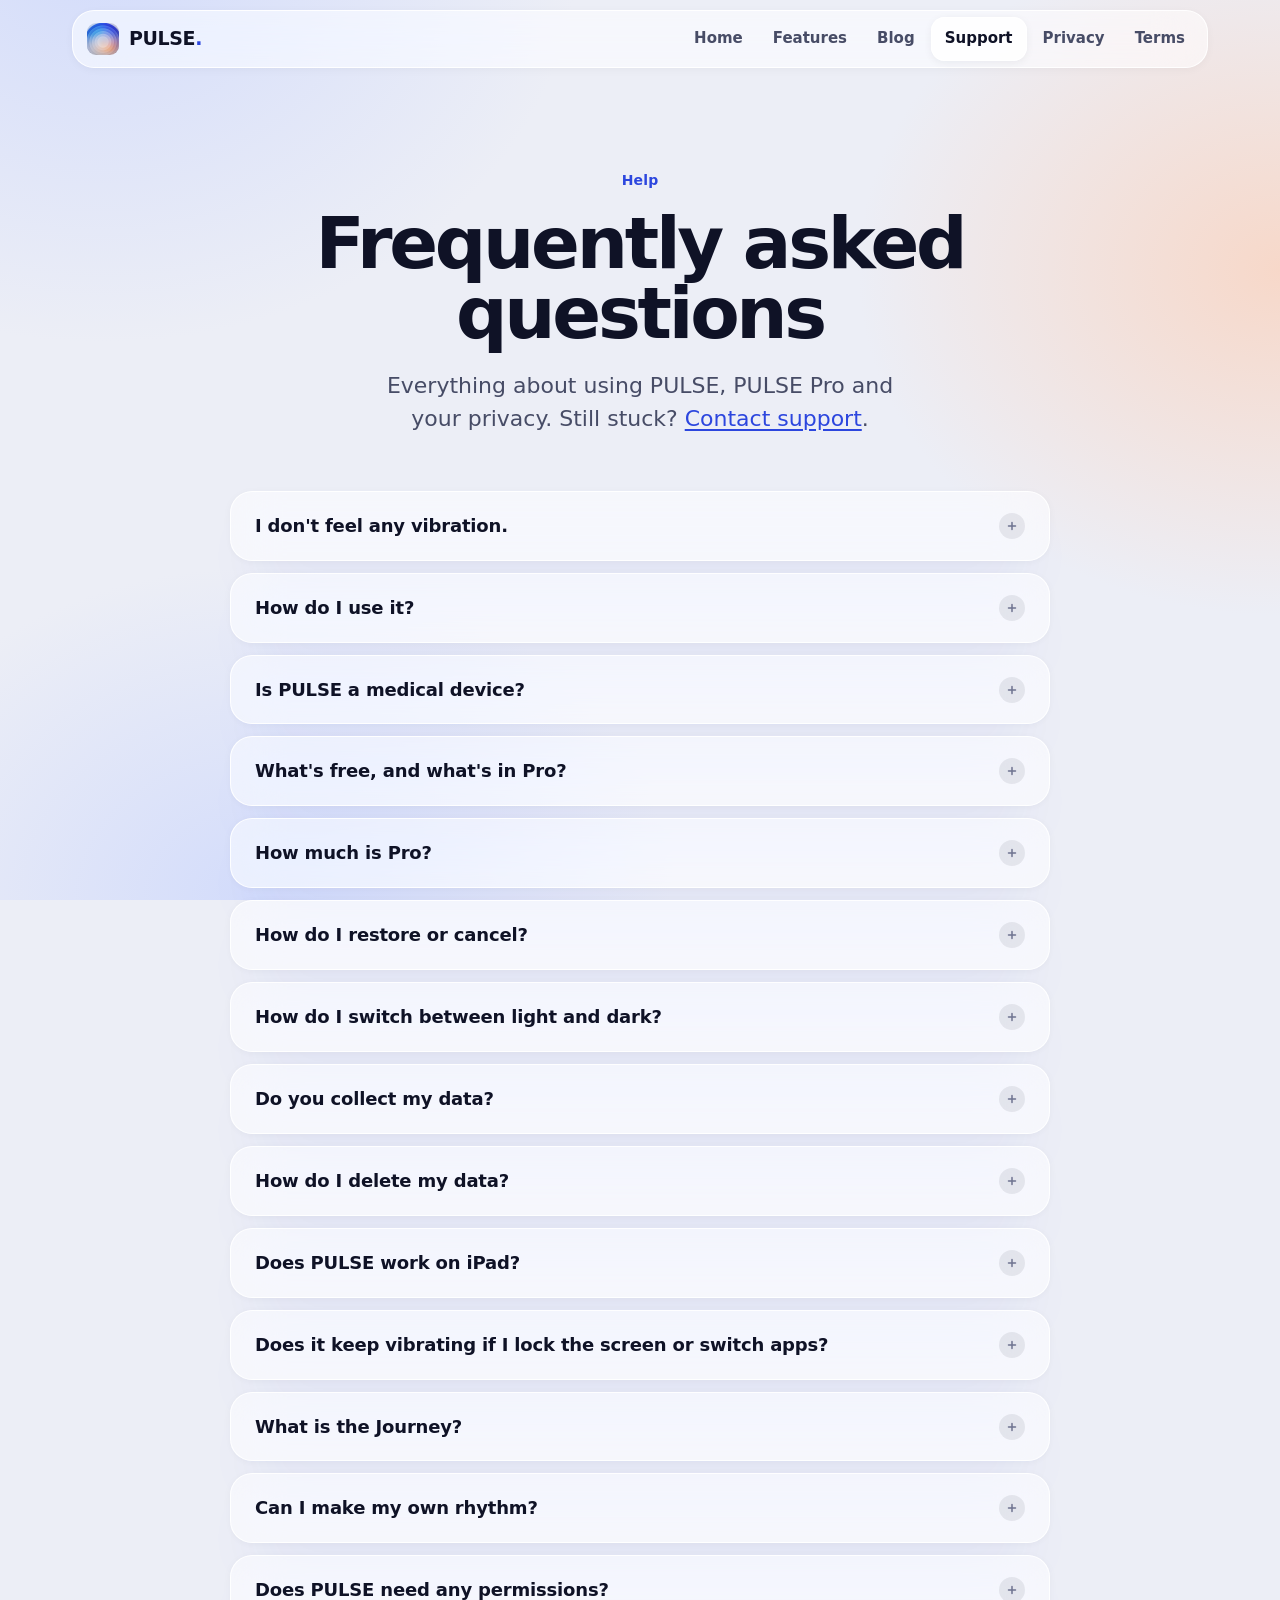
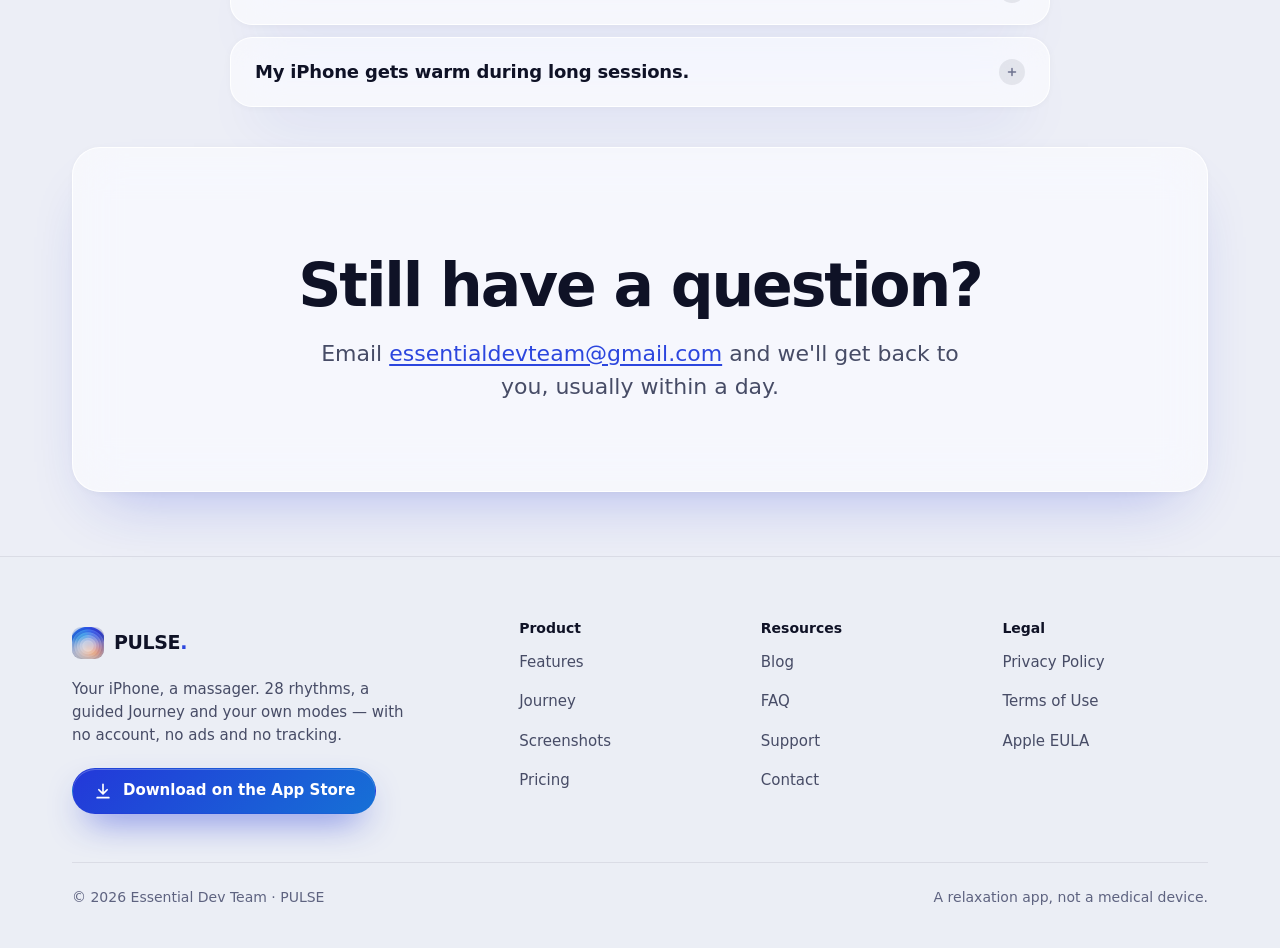
<file: faq.html>
<!doctype html>
<html lang="en">
<head>
  <meta charset="utf-8">
  <meta name="viewport" content="width=device-width, initial-scale=1">
  <title>FAQ — PULSE</title>
  <meta name="description" content="Answers about PULSE: vibration not working, how to use it, what's free and in PULSE Pro, prices, restoring purchases, light and dark, and privacy.">
  <meta name="theme-color" content="#ECEEF6" media="(prefers-color-scheme: light)">
  <meta name="theme-color" content="#0A0C16" media="(prefers-color-scheme: dark)">
  <meta name="apple-itunes-app" content="app-id=6822376098">
  <link rel="canonical" href="https://snrgwa-bot.github.io/pulse-massager/faq.html">
  <meta property="og:type" content="website">
  <meta property="og:site_name" content="PULSE">
  <meta property="og:title" content="FAQ — PULSE">
  <meta property="og:description" content="Answers about PULSE: vibration not working, how to use it, what's free and in PULSE Pro, prices, restoring purchases, light and dark, and privacy.">
  <meta property="og:url" content="https://snrgwa-bot.github.io/pulse-massager/faq.html">
  <meta property="og:image" content="https://snrgwa-bot.github.io/pulse-massager/assets/shots/og.jpg">
  <meta name="twitter:card" content="summary_large_image">
  <link rel="icon" href="assets/icon.png">
  <link rel="apple-touch-icon" href="assets/icon.png">
  <link rel="stylesheet" href="style.css">
  <script>document.documentElement.classList.add("js")</script>
  <script src="main.js" defer></script>
</head>
<body>
  <a class="skip" href="#main">Skip to content</a>
  <header class="site">
    <div class="wrap">
      <div class="bar">
        <a class="brand" href="index.html"><img src="assets/icon.png" alt="" width="32" height="32"><span>PULSE</span></a>
        <button class="menu-btn" type="button" aria-expanded="false" aria-controls="site-nav" aria-label="Menu"><svg viewBox="0 0 24 24" fill="none" stroke="currentColor" stroke-width="2" stroke-linecap="round" stroke-linejoin="round" aria-hidden="true"><path d="M4 7h16M4 12h16M4 17h16"/></svg></button>
        <nav class="primary" id="site-nav" aria-label="Main">
          <ul><li><a href="index.html">Home</a></li><li><a href="index.html#features">Features</a></li><li><a href="blog/index.html">Blog</a></li><li><a href="support.html" aria-current="page">Support</a></li><li><a href="privacy.html">Privacy</a></li><li><a href="terms.html">Terms</a></li></ul>
        </nav>
      </div>
    </div>
  </header>

  <main id="main">
    <div class="wrap">
      <header class="page-head center reveal">
        <span class="eyebrow">Help</span>
        <h1>Frequently asked questions</h1>
        <p class="lead">Everything about using PULSE, PULSE Pro and your privacy. Still stuck? <a href="support.html">Contact support</a>.</p>
      </header>
      <section class="faq-group" aria-label="Questions">
    <div class="faq">
      <details class="glass"><summary>I don't feel any vibration.</summary><p>PULSE needs an iPhone with a Taptic Engine. Check that <strong>Settings › Sounds &amp; Haptics › System Haptics</strong> is on. Low Power Mode can weaken haptics. The screen stays on during a session; vibration stops if you leave the app, because iOS doesn't allow haptics in the background.</p></details>
      <details class="glass"><summary>How do I use it?</summary><p>Tap the big button to start. Pick Soft, Medium or Hard, set the speed and an auto-off timer, then choose a mode from <strong>Relax</strong>, <strong>Deep</strong> or <strong>Mine</strong>. Hold the iPhone against your neck, shoulders or back.</p></details>
      <details class="glass"><summary>Is PULSE a medical device?</summary><p>No. It's a relaxation app. Stop if anything feels uncomfortable, and ask a doctor first if you are pregnant, have an implanted device or a medical condition.</p></details>
      <details class="glass"><summary>What's free, and what's in Pro?</summary><p>Free includes 4 modes (Steady, Waves, Breeze, Pulse), Soft and Medium intensity, and 5-minute sessions. Pro adds every mode including the guided Journey, Hard intensity, timers up to 60 minutes or no limit, and your own custom modes.</p></details>
      <details class="glass"><summary>How much is Pro?</summary><p>Weekly $2.99 (with a 3-day free trial for eligible new subscribers), Yearly $19.99, or Lifetime $29.99 once. Subscriptions renew automatically unless cancelled at least 24 hours before the period ends. Prices may vary by country.</p></details>
      <details class="glass"><summary>How do I restore or cancel?</summary><p>Restore on a new iPhone: Settings › <strong>Restore Purchases</strong>. Manage or cancel a subscription: Settings › <strong>Manage Subscription</strong> in the app, or your iPhone's Settings › your name › Subscriptions.</p></details>
      <details class="glass"><summary>How do I switch between light and dark?</summary><p>PULSE follows your iPhone's appearance. To choose Light or Dark just for PULSE, tap the appearance button at the top of the main screen.</p></details>
      <details class="glass"><summary>Do you collect my data?</summary><p>Only anonymous usage statistics, and you can turn them off. There's no account and no ads; your settings and custom modes stay on your iPhone. From version 1.0.1 the app sends anonymous statistics (like which modes are used and app crashes), never anything you type, and not linked to you. Turn them off in Settings › Privacy › Share Usage Data. See the <a href="privacy.html">Privacy Policy</a>.</p></details>
      <details class="glass"><summary>How do I delete my data?</summary><p>Delete a custom mode from Settings › My Modes, or delete the app to remove everything it stored. Nothing is kept anywhere else.</p></details>
      <details class="glass"><summary>Does PULSE work on iPad?</summary><p>PULSE is designed for iPhone, which has the Taptic Engine that makes the vibration. It needs iOS 17 or later.</p></details>
      <details class="glass"><summary>Does it keep vibrating if I lock the screen or switch apps?</summary><p>No. Vibration stops when PULSE leaves the foreground, because iOS doesn't allow haptics in the background. That's why the screen stays on during a session.</p></details>
      <details class="glass"><summary>What is the Journey?</summary><p>Journey is a guided session in the <strong>Deep</strong> tab. It moves through six stages — Settle, Flow, Ease, Rise, Deep and Rest — each with its own rhythm, and takes about seven minutes. It's part of PULSE Pro.</p></details>
      <details class="glass"><summary>Can I make my own rhythm?</summary><p>Yes, with PULSE Pro. Open the <strong>Mine</strong> tab and tap <strong>Custom</strong>: pick a base rhythm, set how long each vibration and pause lasts, test it, and save it. Read <a href="blog/build-your-own-massage-rhythm.html">how to build your own rhythm</a>.</p></details>
      <details class="glass"><summary>Does PULSE need any permissions?</summary><p>No. PULSE asks for no permissions and doesn't use the camera, microphone, location, motion sensors, contacts or health data.</p></details>
      <details class="glass"><summary>My iPhone gets warm during long sessions.</summary><p>That's normal: long sessions can warm the phone and use battery. Use the auto-off timer, and take a break whenever you like.</p></details>
    </div>
      </section>
      <div class="band glass reveal" style="margin-top:40px">
        <h2>Still have a question?</h2>
        <p class="lead">Email <a href="mailto:essentialdevteam@gmail.com?subject=PULSE%20Support">essentialdevteam@gmail.com</a> and we'll get back to you, usually within a day.</p>
      </div>
    </div>

  </main>

  <footer class="site">
    <div class="wrap">
      <div class="fcols">
        <div class="fbrand">
          <a class="brand" href="index.html"><img src="assets/icon.png" alt="" width="32" height="32"><span>PULSE</span></a>
          <p>Your iPhone, a massager. 28 rhythms, a guided Journey and your own modes — with no account, no ads and no tracking.</p>
          <a class="btn primary sm" href="https://apps.apple.com/app/id6822376098"><svg viewBox="0 0 24 24" fill="none" stroke="currentColor" stroke-width="2" stroke-linecap="round" stroke-linejoin="round" aria-hidden="true"><path d="M12 4v11M7 10.5l5 5 5-5M5 20h14"/></svg>Download on the App Store</a>
        </div>
        <nav aria-label="Product"><h2>Product</h2><ul>
          <li><a href="index.html#features">Features</a></li><li><a href="index.html#journey">Journey</a></li>
          <li><a href="index.html#screenshots">Screenshots</a></li><li><a href="index.html#pricing">Pricing</a></li></ul></nav>
        <nav aria-label="Resources"><h2>Resources</h2><ul>
          <li><a href="blog/index.html">Blog</a></li><li><a href="faq.html">FAQ</a></li>
          <li><a href="support.html">Support</a></li><li><a href="mailto:essentialdevteam@gmail.com?subject=PULSE">Contact</a></li></ul></nav>
        <nav aria-label="Legal"><h2>Legal</h2><ul>
          <li><a href="privacy.html">Privacy Policy</a></li><li><a href="terms.html">Terms of Use</a></li>
          <li><a href="https://www.apple.com/legal/internet-services/itunes/dev/stdeula/">Apple EULA</a></li></ul></nav>
      </div>
      <div class="fbottom">
        <p>© 2026 Essential Dev Team · PULSE</p>
        <p>A relaxation app, not a medical device.</p>
      </div>
    </div>
  </footer>
</body>
</html>
</file>
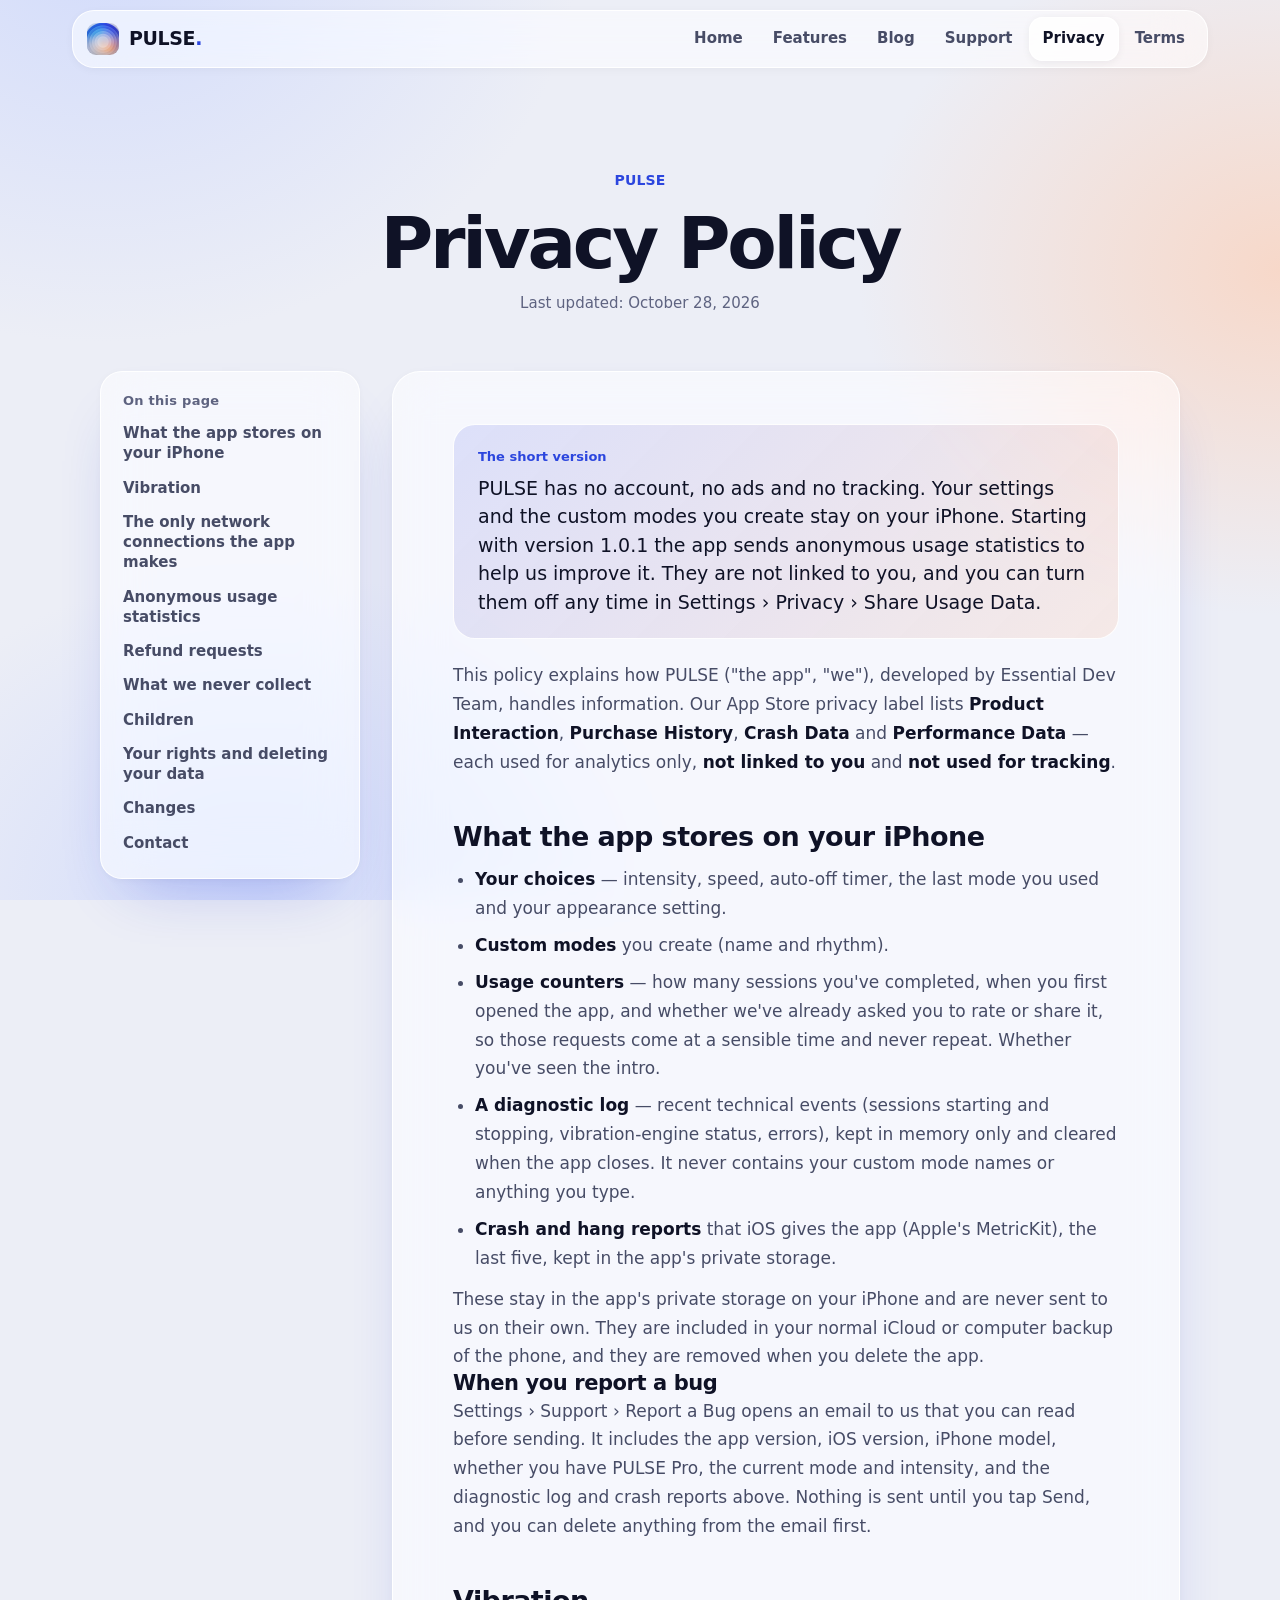
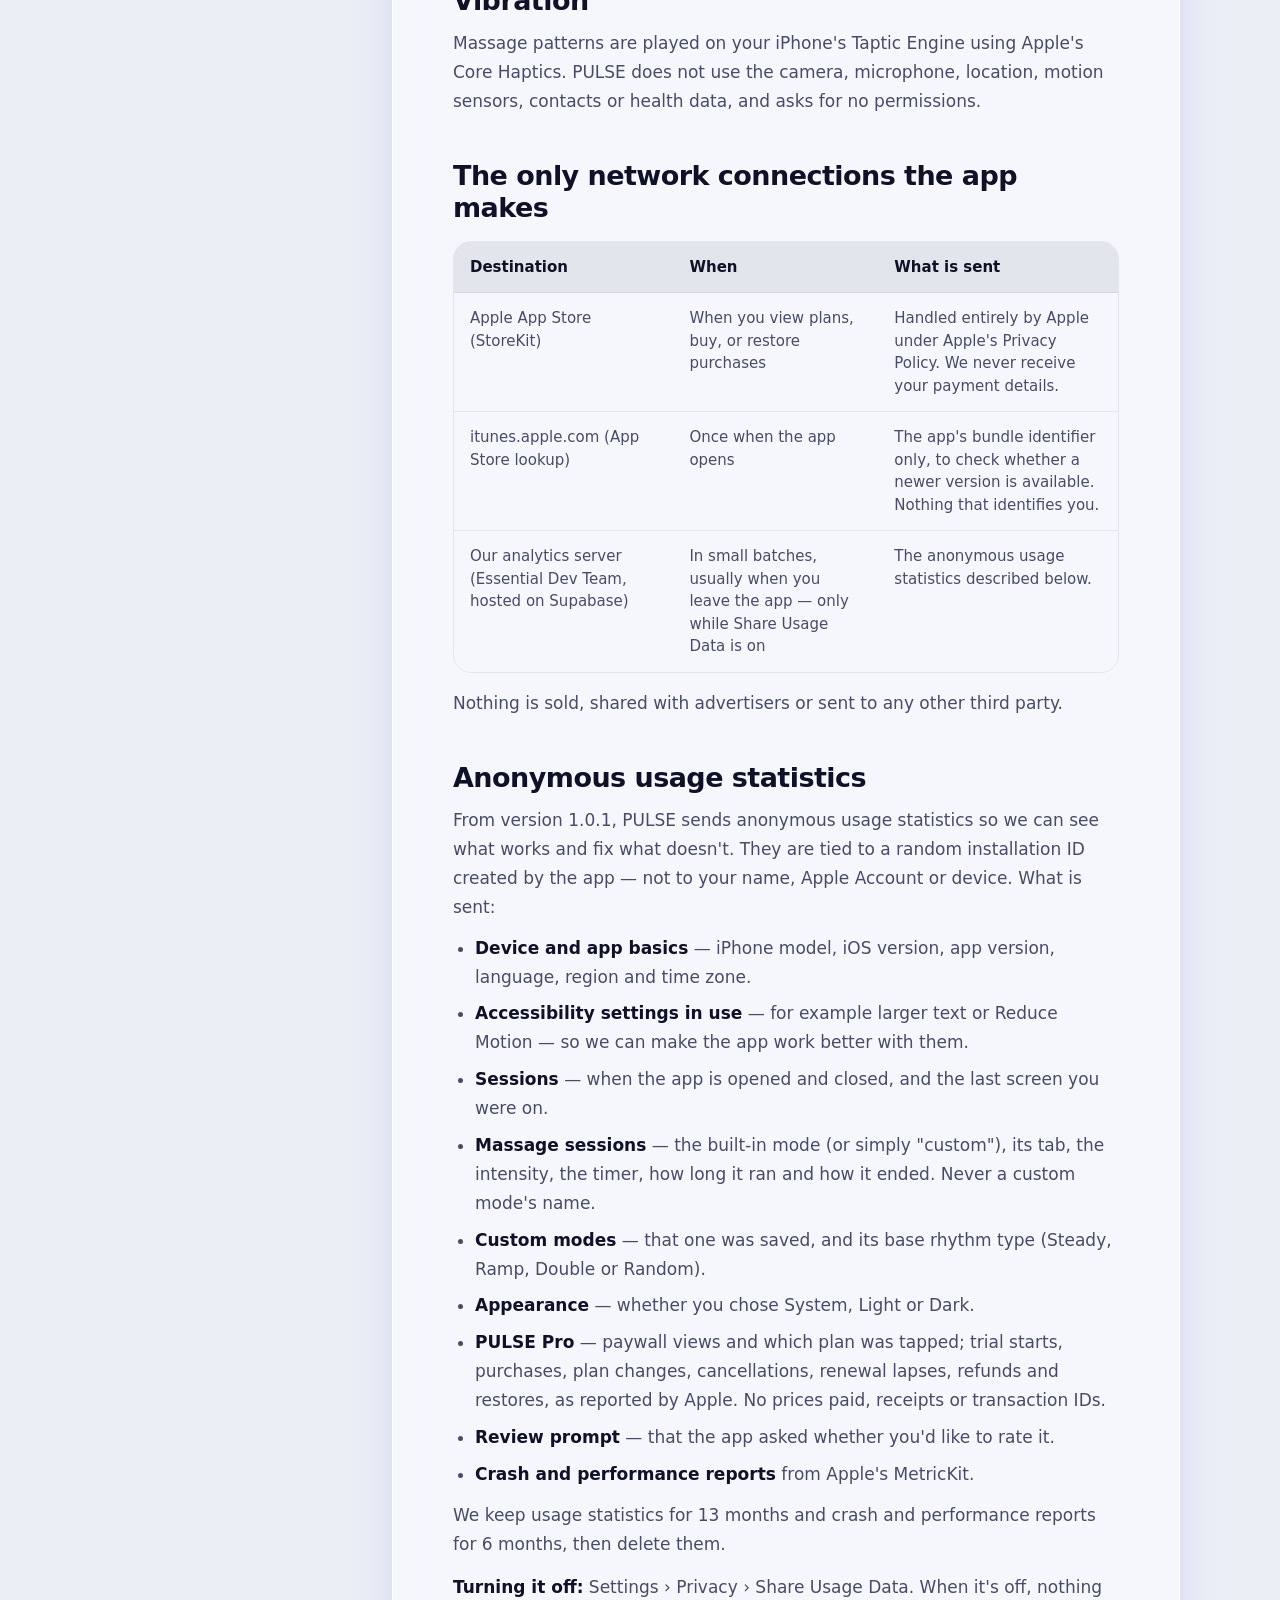
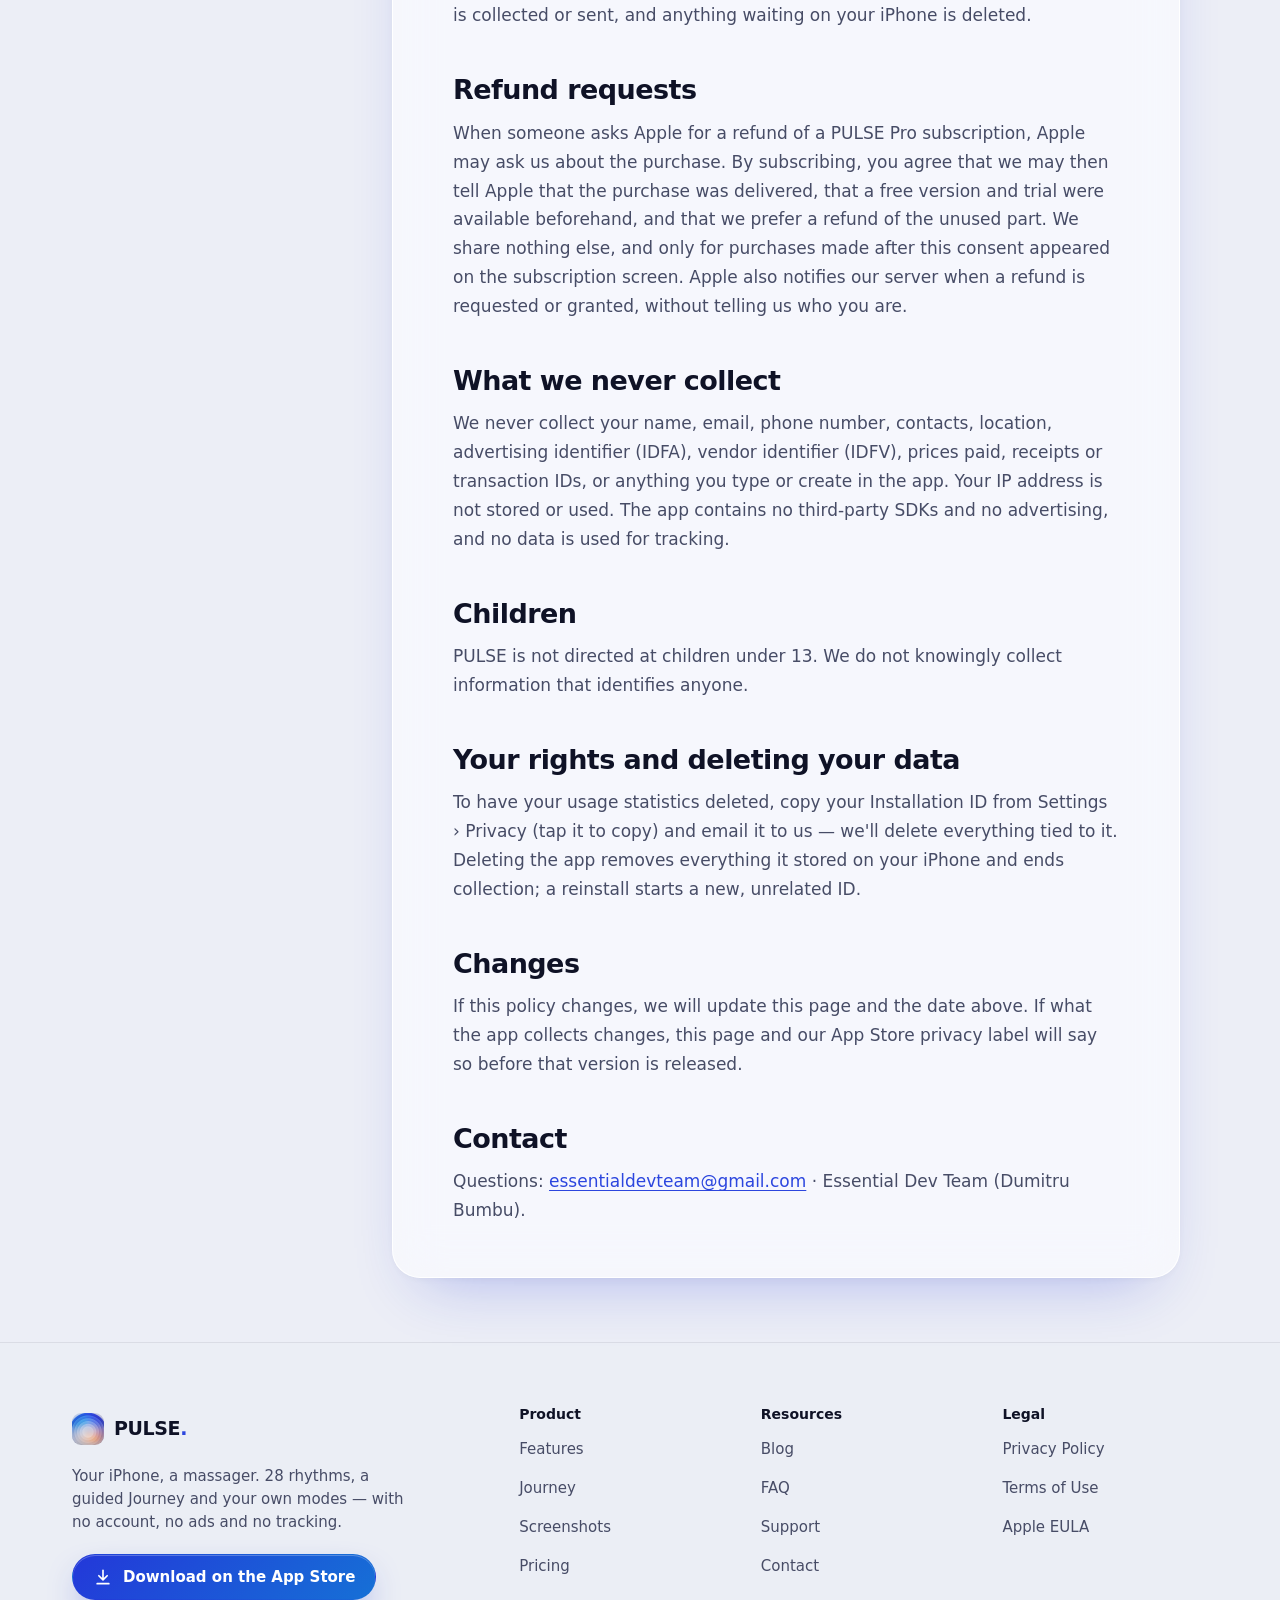
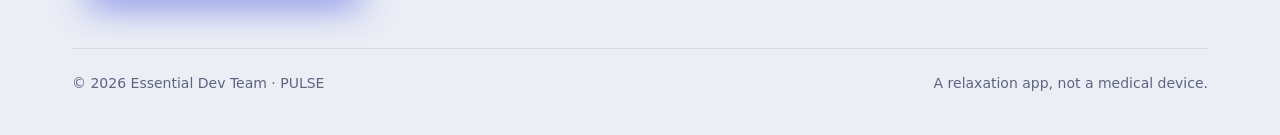
<file: privacy.html>
<!doctype html>
<html lang="en">
<head>
  <meta charset="utf-8">
  <meta name="viewport" content="width=device-width, initial-scale=1">
  <title>Privacy Policy — PULSE</title>
  <meta name="description" content="PULSE privacy policy. No account, no ads, no tracking. Optional anonymous usage statistics; your settings and custom modes stay on your iPhone.">
  <meta name="theme-color" content="#ECEEF6" media="(prefers-color-scheme: light)">
  <meta name="theme-color" content="#0A0C16" media="(prefers-color-scheme: dark)">
  <meta name="apple-itunes-app" content="app-id=6822376098">
  <link rel="canonical" href="https://snrgwa-bot.github.io/pulse-massager/privacy.html">
  <meta property="og:type" content="website">
  <meta property="og:site_name" content="PULSE">
  <meta property="og:title" content="Privacy Policy — PULSE">
  <meta property="og:description" content="PULSE privacy policy. No account, no ads, no tracking. Optional anonymous usage statistics; your settings and custom modes stay on your iPhone.">
  <meta property="og:url" content="https://snrgwa-bot.github.io/pulse-massager/privacy.html">
  <meta property="og:image" content="https://snrgwa-bot.github.io/pulse-massager/assets/shots/og.jpg">
  <meta name="twitter:card" content="summary_large_image">
  <link rel="icon" href="assets/icon.png">
  <link rel="apple-touch-icon" href="assets/icon.png">
  <link rel="stylesheet" href="style.css">
  <script>document.documentElement.classList.add("js")</script>
  <script src="main.js" defer></script>
</head>
<body>
  <a class="skip" href="#main">Skip to content</a>
  <header class="site">
    <div class="wrap">
      <div class="bar">
        <a class="brand" href="index.html"><img src="assets/icon.png" alt="" width="32" height="32"><span>PULSE</span></a>
        <button class="menu-btn" type="button" aria-expanded="false" aria-controls="site-nav" aria-label="Menu"><svg viewBox="0 0 24 24" fill="none" stroke="currentColor" stroke-width="2" stroke-linecap="round" stroke-linejoin="round" aria-hidden="true"><path d="M4 7h16M4 12h16M4 17h16"/></svg></button>
        <nav class="primary" id="site-nav" aria-label="Main">
          <ul><li><a href="index.html">Home</a></li><li><a href="index.html#features">Features</a></li><li><a href="blog/index.html">Blog</a></li><li><a href="support.html">Support</a></li><li><a href="privacy.html" aria-current="page">Privacy</a></li><li><a href="terms.html">Terms</a></li></ul>
        </nav>
      </div>
    </div>
  </header>

  <main id="main">
    <div class="wrap">
      <header class="page-head center reveal">
        <span class="eyebrow">PULSE</span>
        <h1>Privacy Policy</h1>
        <p class="updated">Last updated: October 28, 2026</p>
      </header>
      <div class="legal">
        <nav class="toc glass" aria-label="On this page"><h2>On this page</h2><ol><li><a href="#what-the-app-stores-on-your-iphone">What the app stores on your iPhone</a></li><li><a href="#vibration">Vibration</a></li><li><a href="#the-only-network-connections-the-app-makes">The only network connections the app makes</a></li><li><a href="#anonymous-usage-statistics">Anonymous usage statistics</a></li><li><a href="#refund-requests">Refund requests</a></li><li><a href="#what-we-never-collect">What we never collect</a></li><li><a href="#children">Children</a></li><li><a href="#your-rights-and-deleting-your-data">Your rights and deleting your data</a></li><li><a href="#changes">Changes</a></li><li><a href="#contact">Contact</a></li></ol></nav>
        <article class="doc glass">
<div class="callout"><div class="k">The short version</div><div class="v">PULSE has no account, no ads and no tracking. Your settings and the custom modes you create stay on your iPhone. Starting with version 1.0.1 the app sends anonymous usage statistics to help us improve it. They are not linked to you, and you can turn them off any time in Settings › Privacy › Share Usage Data.</div></div>

    <p style="margin-top:22px">This policy explains how PULSE ("the app", "we"), developed by Essential Dev Team, handles information. Our App Store privacy label lists <strong>Product Interaction</strong>, <strong>Purchase History</strong>, <strong>Crash Data</strong> and <strong>Performance Data</strong> — each used for analytics only, <strong>not linked to you</strong> and <strong>not used for tracking</strong>.</p>

    <h2 id="what-the-app-stores-on-your-iphone">What the app stores on your iPhone <a class="anchor" href="#what-the-app-stores-on-your-iphone" aria-label="Link to this section">#</a></h2>
    <ul>
      <li><strong>Your choices</strong> — intensity, speed, auto-off timer, the last mode you used and your appearance setting.</li>
      <li><strong>Custom modes</strong> you create (name and rhythm).</li>
      <li><strong>Usage counters</strong> — how many sessions you've completed, when you first opened the app, and whether we've already asked you to rate or share it, so those requests come at a sensible time and never repeat. Whether you've seen the intro.</li>
      <li><strong>A diagnostic log</strong> — recent technical events (sessions starting and stopping, vibration-engine status, errors), kept in memory only and cleared when the app closes. It never contains your custom mode names or anything you type.</li>
      <li><strong>Crash and hang reports</strong> that iOS gives the app (Apple's MetricKit), the last five, kept in the app's private storage.</li>
    </ul>
    <p>These stay in the app's private storage on your iPhone and are never sent to us on their own. They are included in your normal iCloud or computer backup of the phone, and they are removed when you delete the app.</p>

    <h3>When you report a bug</h3>
    <p>Settings › Support › Report a Bug opens an email to us that you can read before sending. It includes the app version, iOS version, iPhone model, whether you have PULSE Pro, the current mode and intensity, and the diagnostic log and crash reports above. Nothing is sent until you tap Send, and you can delete anything from the email first.</p>

    <h2 id="vibration">Vibration <a class="anchor" href="#vibration" aria-label="Link to this section">#</a></h2>
    <p>Massage patterns are played on your iPhone's Taptic Engine using Apple's Core Haptics. PULSE does not use the camera, microphone, location, motion sensors, contacts or health data, and asks for no permissions.</p>

    <h2 id="the-only-network-connections-the-app-makes">The only network connections the app makes <a class="anchor" href="#the-only-network-connections-the-app-makes" aria-label="Link to this section">#</a></h2>
    <div class="table-wrap"><table>
      <tr><th>Destination</th><th>When</th><th>What is sent</th></tr>
      <tr><td>Apple App Store (StoreKit)</td><td>When you view plans, buy, or restore purchases</td><td>Handled entirely by Apple under Apple's Privacy Policy. We never receive your payment details.</td></tr>
      <tr><td>itunes.apple.com (App Store lookup)</td><td>Once when the app opens</td><td>The app's bundle identifier only, to check whether a newer version is available. Nothing that identifies you.</td></tr>
      <tr><td>Our analytics server (Essential Dev Team, hosted on Supabase)</td><td>In small batches, usually when you leave the app — only while Share Usage Data is on</td><td>The anonymous usage statistics described below.</td></tr>
    </table></div>
    <p>Nothing is sold, shared with advertisers or sent to any other third party.</p>

    <h2 id="anonymous-usage-statistics">Anonymous usage statistics <a class="anchor" href="#anonymous-usage-statistics" aria-label="Link to this section">#</a></h2>
    <p>From version 1.0.1, PULSE sends anonymous usage statistics so we can see what works and fix what doesn't. They are tied to a random installation ID created by the app — not to your name, Apple Account or device. What is sent:</p>
    <ul>
      <li><strong>Device and app basics</strong> — iPhone model, iOS version, app version, language, region and time zone.</li>
      <li><strong>Accessibility settings in use</strong> — for example larger text or Reduce Motion — so we can make the app work better with them.</li>
      <li><strong>Sessions</strong> — when the app is opened and closed, and the last screen you were on.</li>
      <li><strong>Massage sessions</strong> — the built-in mode (or simply "custom"), its tab, the intensity, the timer, how long it ran and how it ended. Never a custom mode's name.</li>
      <li><strong>Custom modes</strong> — that one was saved, and its base rhythm type (Steady, Ramp, Double or Random).</li>
      <li><strong>Appearance</strong> — whether you chose System, Light or Dark.</li>
      <li><strong>PULSE Pro</strong> — paywall views and which plan was tapped; trial starts, purchases, plan changes, cancellations, renewal lapses, refunds and restores, as reported by Apple. No prices paid, receipts or transaction IDs.</li>
      <li><strong>Review prompt</strong> — that the app asked whether you'd like to rate it.</li>
      <li><strong>Crash and performance reports</strong> from Apple's MetricKit.</li>
    </ul>
    <p>We keep usage statistics for 13 months and crash and performance reports for 6 months, then delete them.</p>
    <p><strong>Turning it off:</strong> Settings › Privacy › Share Usage Data. When it's off, nothing is collected or sent, and anything waiting on your iPhone is deleted.</p>

    <h2 id="refund-requests">Refund requests <a class="anchor" href="#refund-requests" aria-label="Link to this section">#</a></h2>
    <p>When someone asks Apple for a refund of a PULSE Pro subscription, Apple may ask us about the purchase. By subscribing, you agree that we may then tell Apple that the purchase was delivered, that a free version and trial were available beforehand, and that we prefer a refund of the unused part. We share nothing else, and only for purchases made after this consent appeared on the subscription screen. Apple also notifies our server when a refund is requested or granted, without telling us who you are.</p>

    <h2 id="what-we-never-collect">What we never collect <a class="anchor" href="#what-we-never-collect" aria-label="Link to this section">#</a></h2>
    <p>We never collect your name, email, phone number, contacts, location, advertising identifier (IDFA), vendor identifier (IDFV), prices paid, receipts or transaction IDs, or anything you type or create in the app. Your IP address is not stored or used. The app contains no third-party SDKs and no advertising, and no data is used for tracking.</p>

    <h2 id="children">Children <a class="anchor" href="#children" aria-label="Link to this section">#</a></h2>
    <p>PULSE is not directed at children under 13. We do not knowingly collect information that identifies anyone.</p>

    <h2 id="your-rights-and-deleting-your-data">Your rights and deleting your data <a class="anchor" href="#your-rights-and-deleting-your-data" aria-label="Link to this section">#</a></h2>
    <p>To have your usage statistics deleted, copy your Installation ID from Settings › Privacy (tap it to copy) and email it to us — we'll delete everything tied to it. Deleting the app removes everything it stored on your iPhone and ends collection; a reinstall starts a new, unrelated ID.</p>

    <h2 id="changes">Changes <a class="anchor" href="#changes" aria-label="Link to this section">#</a></h2>
    <p>If this policy changes, we will update this page and the date above. If what the app collects changes, this page and our App Store privacy label will say so before that version is released.</p>

    <h2 id="contact">Contact <a class="anchor" href="#contact" aria-label="Link to this section">#</a></h2>
    <p>Questions: <a href="mailto:essentialdevteam@gmail.com?subject=PULSE%20Privacy">essentialdevteam@gmail.com</a> · Essential Dev Team (Dumitru Bumbu).</p>
        </article>
      </div>
    </div>

  </main>

  <footer class="site">
    <div class="wrap">
      <div class="fcols">
        <div class="fbrand">
          <a class="brand" href="index.html"><img src="assets/icon.png" alt="" width="32" height="32"><span>PULSE</span></a>
          <p>Your iPhone, a massager. 28 rhythms, a guided Journey and your own modes — with no account, no ads and no tracking.</p>
          <a class="btn primary sm" href="https://apps.apple.com/app/id6822376098"><svg viewBox="0 0 24 24" fill="none" stroke="currentColor" stroke-width="2" stroke-linecap="round" stroke-linejoin="round" aria-hidden="true"><path d="M12 4v11M7 10.5l5 5 5-5M5 20h14"/></svg>Download on the App Store</a>
        </div>
        <nav aria-label="Product"><h2>Product</h2><ul>
          <li><a href="index.html#features">Features</a></li><li><a href="index.html#journey">Journey</a></li>
          <li><a href="index.html#screenshots">Screenshots</a></li><li><a href="index.html#pricing">Pricing</a></li></ul></nav>
        <nav aria-label="Resources"><h2>Resources</h2><ul>
          <li><a href="blog/index.html">Blog</a></li><li><a href="faq.html">FAQ</a></li>
          <li><a href="support.html">Support</a></li><li><a href="mailto:essentialdevteam@gmail.com?subject=PULSE">Contact</a></li></ul></nav>
        <nav aria-label="Legal"><h2>Legal</h2><ul>
          <li><a href="privacy.html">Privacy Policy</a></li><li><a href="terms.html">Terms of Use</a></li>
          <li><a href="https://www.apple.com/legal/internet-services/itunes/dev/stdeula/">Apple EULA</a></li></ul></nav>
      </div>
      <div class="fbottom">
        <p>© 2026 Essential Dev Team · PULSE</p>
        <p>A relaxation app, not a medical device.</p>
      </div>
    </div>
  </footer>
</body>
</html>
</file>
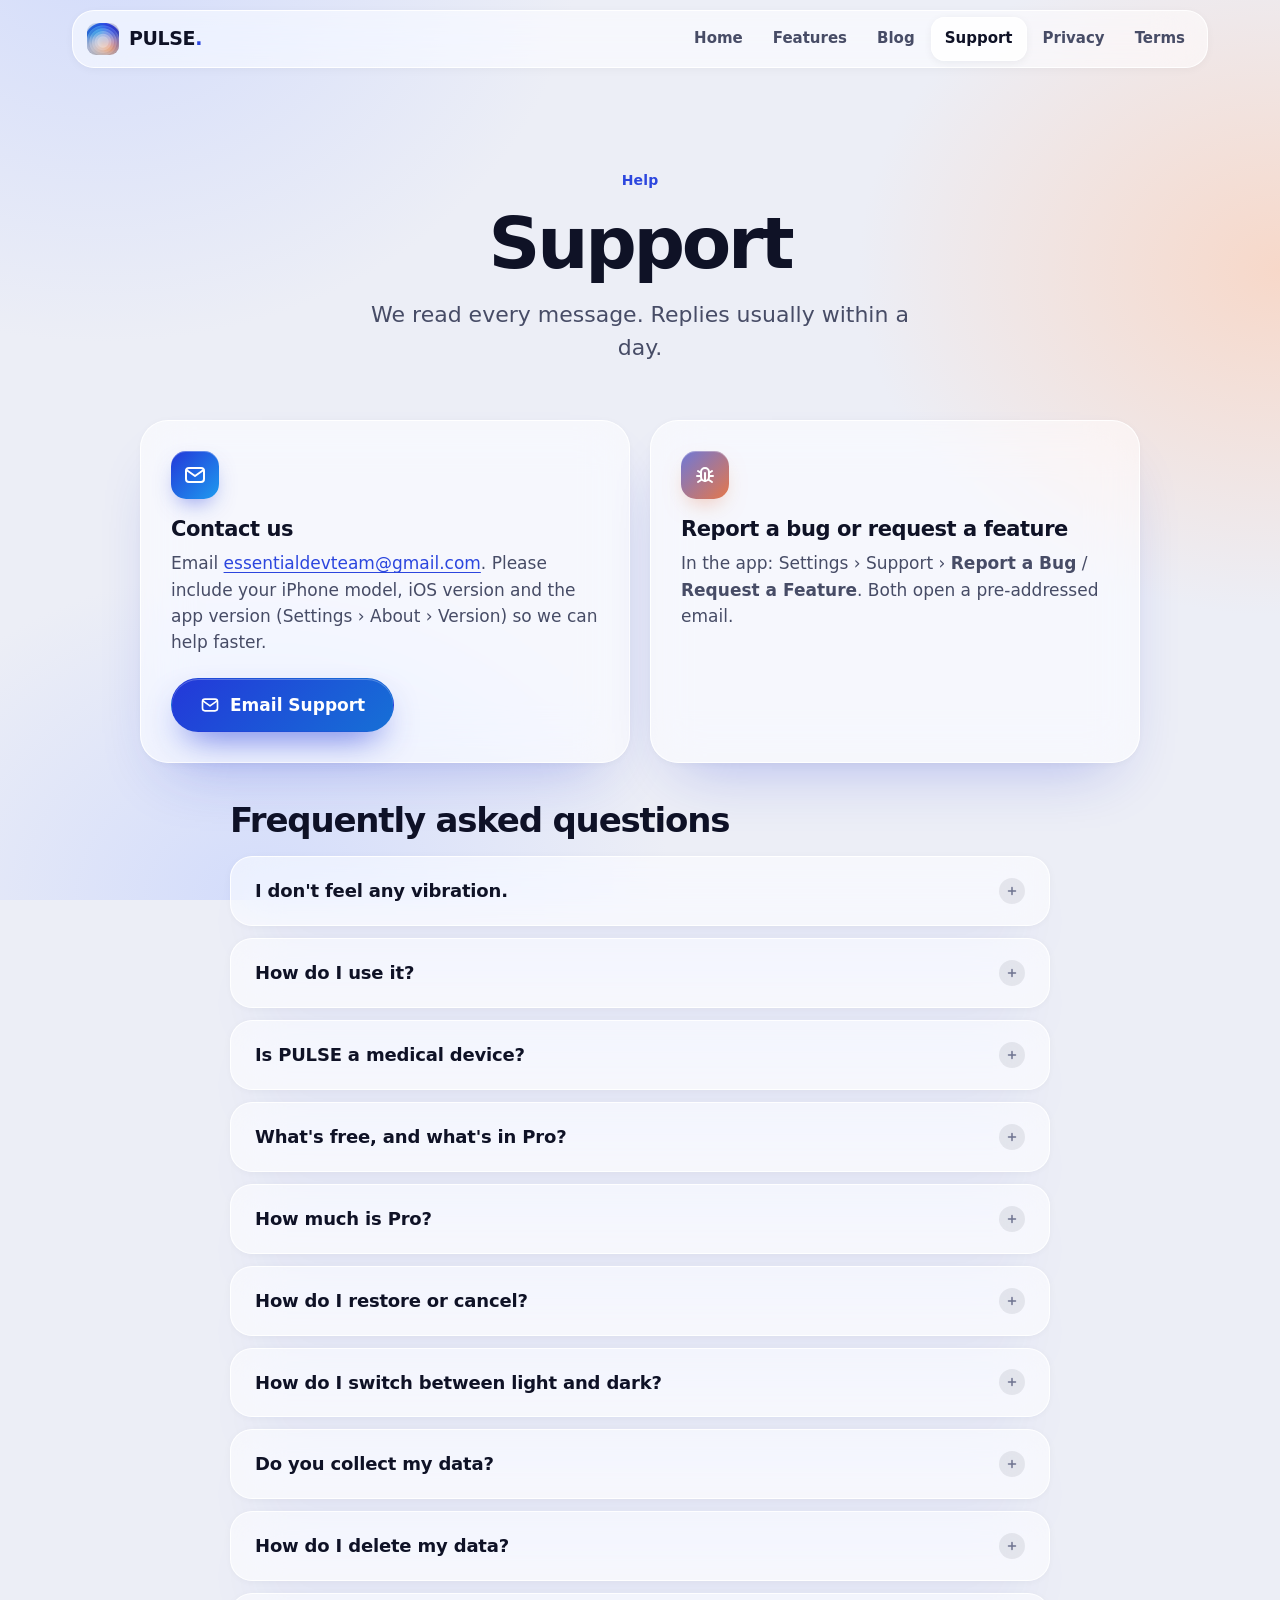
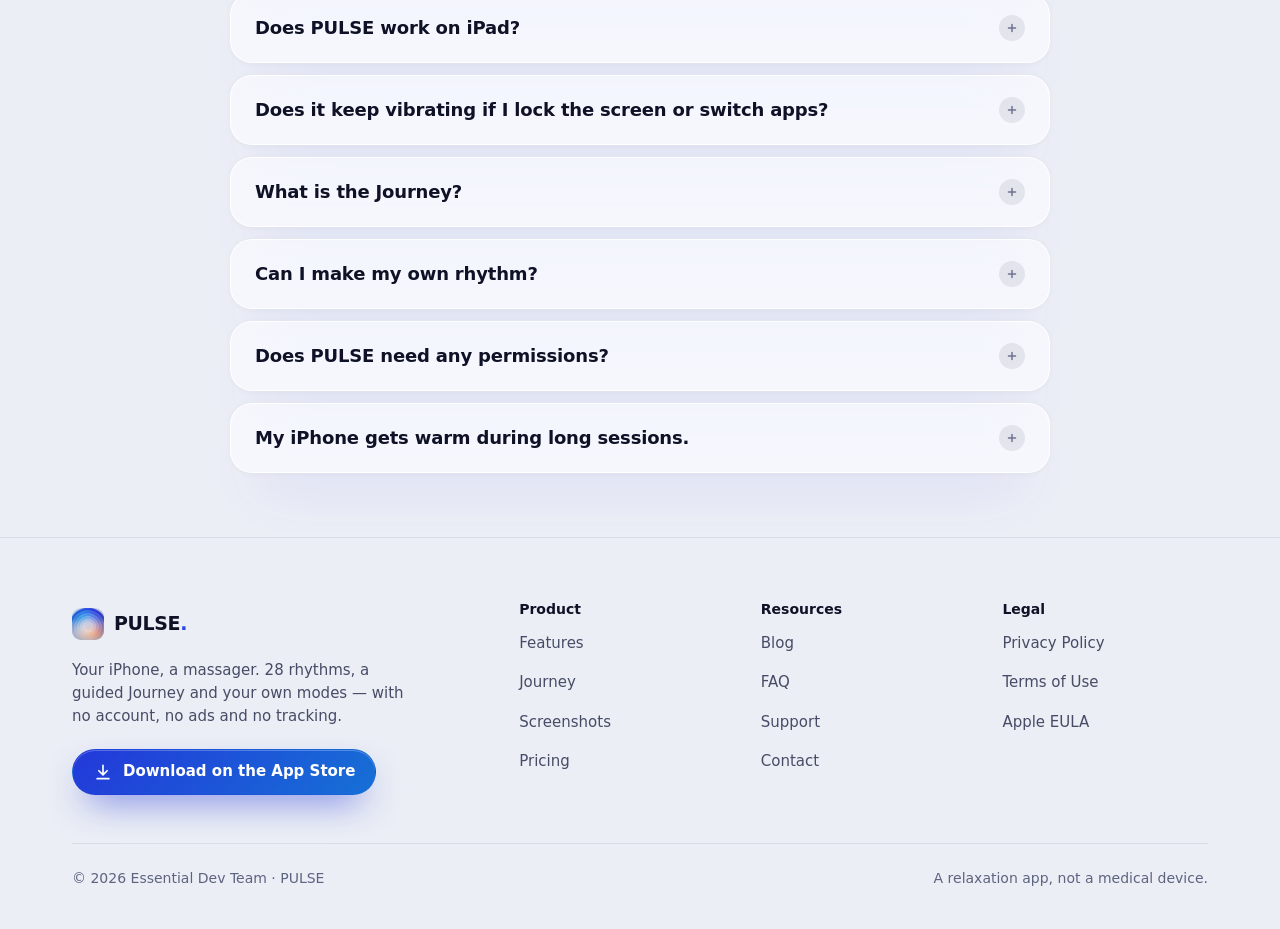
<file: support.html>
<!doctype html>
<html lang="en">
<head>
  <meta charset="utf-8">
  <meta name="viewport" content="width=device-width, initial-scale=1">
  <title>Support — PULSE</title>
  <meta name="description" content="PULSE support: contact, reporting bugs, and answers about vibration, Pro, purchases and your data.">
  <meta name="theme-color" content="#ECEEF6" media="(prefers-color-scheme: light)">
  <meta name="theme-color" content="#0A0C16" media="(prefers-color-scheme: dark)">
  <meta name="apple-itunes-app" content="app-id=6822376098">
  <link rel="canonical" href="https://snrgwa-bot.github.io/pulse-massager/support.html">
  <meta property="og:type" content="website">
  <meta property="og:site_name" content="PULSE">
  <meta property="og:title" content="Support — PULSE">
  <meta property="og:description" content="PULSE support: contact, reporting bugs, and answers about vibration, Pro, purchases and your data.">
  <meta property="og:url" content="https://snrgwa-bot.github.io/pulse-massager/support.html">
  <meta property="og:image" content="https://snrgwa-bot.github.io/pulse-massager/assets/shots/og.jpg">
  <meta name="twitter:card" content="summary_large_image">
  <link rel="icon" href="assets/icon.png">
  <link rel="apple-touch-icon" href="assets/icon.png">
  <link rel="stylesheet" href="style.css">
  <script>document.documentElement.classList.add("js")</script>
  <script src="main.js" defer></script>
</head>
<body>
  <a class="skip" href="#main">Skip to content</a>
  <header class="site">
    <div class="wrap">
      <div class="bar">
        <a class="brand" href="index.html"><img src="assets/icon.png" alt="" width="32" height="32"><span>PULSE</span></a>
        <button class="menu-btn" type="button" aria-expanded="false" aria-controls="site-nav" aria-label="Menu"><svg viewBox="0 0 24 24" fill="none" stroke="currentColor" stroke-width="2" stroke-linecap="round" stroke-linejoin="round" aria-hidden="true"><path d="M4 7h16M4 12h16M4 17h16"/></svg></button>
        <nav class="primary" id="site-nav" aria-label="Main">
          <ul><li><a href="index.html">Home</a></li><li><a href="index.html#features">Features</a></li><li><a href="blog/index.html">Blog</a></li><li><a href="support.html" aria-current="page">Support</a></li><li><a href="privacy.html">Privacy</a></li><li><a href="terms.html">Terms</a></li></ul>
        </nav>
      </div>
    </div>
  </header>

  <main id="main">
    <div class="wrap">
      <header class="page-head center reveal">
        <span class="eyebrow">Help</span>
        <h1>Support</h1>
        <p class="lead">We read every message. Replies usually within a day.</p>
      </header>
      <div class="support-grid">
        <article class="card glass reveal">
          <div class="icon"><svg viewBox="0 0 24 24" fill="none" stroke="currentColor" stroke-width="2" stroke-linecap="round" stroke-linejoin="round" aria-hidden="true"><rect x="3" y="5" width="18" height="14" rx="3"/><path d="M3.5 7l8.5 6 8.5-6"/></svg></div>
          <h3>Contact us</h3>
          <p>Email <a href="mailto:essentialdevteam@gmail.com?subject=PULSE%20Support">essentialdevteam@gmail.com</a>. Please include your iPhone model, iOS version and the app version (Settings › About › Version) so we can help faster.</p>
          <a class="btn primary" href="mailto:essentialdevteam@gmail.com?subject=PULSE%20Support"><svg viewBox="0 0 24 24" fill="none" stroke="currentColor" stroke-width="2" stroke-linecap="round" stroke-linejoin="round" aria-hidden="true"><rect x="3" y="5" width="18" height="14" rx="3"/><path d="M3.5 7l8.5 6 8.5-6"/></svg>Email Support</a>
        </article>
        <article class="card glass reveal" style="--rd:.08s">
          <div class="icon peach"><svg viewBox="0 0 24 24" fill="none" stroke="currentColor" stroke-width="2" stroke-linecap="round" stroke-linejoin="round" aria-hidden="true"><path d="M8 9a4 4 0 0 1 8 0v5a4 4 0 0 1-8 0z"/><path d="M12 10v8M4 13h4M16 13h4M5 8l3 2M19 8l-3 2M5 19l3-2M19 19l-3-2"/></svg></div>
          <h3>Report a bug or request a feature</h3>
          <p>In the app: Settings › Support › <strong>Report a Bug</strong> / <strong>Request a Feature</strong>. Both open a pre-addressed email.</p>
        </article>
      </div>
      <section class="faq-group" id="faq" aria-labelledby="faq-title">
        <h2 id="faq-title">Frequently asked questions</h2>
    <div class="faq">
      <details class="glass"><summary>I don't feel any vibration.</summary><p>PULSE needs an iPhone with a Taptic Engine. Check that <strong>Settings › Sounds &amp; Haptics › System Haptics</strong> is on. Low Power Mode can weaken haptics. The screen stays on during a session; vibration stops if you leave the app, because iOS doesn't allow haptics in the background.</p></details>
      <details class="glass"><summary>How do I use it?</summary><p>Tap the big button to start. Pick Soft, Medium or Hard, set the speed and an auto-off timer, then choose a mode from <strong>Relax</strong>, <strong>Deep</strong> or <strong>Mine</strong>. Hold the iPhone against your neck, shoulders or back.</p></details>
      <details class="glass"><summary>Is PULSE a medical device?</summary><p>No. It's a relaxation app. Stop if anything feels uncomfortable, and ask a doctor first if you are pregnant, have an implanted device or a medical condition.</p></details>
      <details class="glass"><summary>What's free, and what's in Pro?</summary><p>Free includes 4 modes (Steady, Waves, Breeze, Pulse), Soft and Medium intensity, and 5-minute sessions. Pro adds every mode including the guided Journey, Hard intensity, timers up to 60 minutes or no limit, and your own custom modes.</p></details>
      <details class="glass"><summary>How much is Pro?</summary><p>Weekly $2.99 (with a 3-day free trial for eligible new subscribers), Yearly $19.99, or Lifetime $29.99 once. Subscriptions renew automatically unless cancelled at least 24 hours before the period ends. Prices may vary by country.</p></details>
      <details class="glass"><summary>How do I restore or cancel?</summary><p>Restore on a new iPhone: Settings › <strong>Restore Purchases</strong>. Manage or cancel a subscription: Settings › <strong>Manage Subscription</strong> in the app, or your iPhone's Settings › your name › Subscriptions.</p></details>
      <details class="glass"><summary>How do I switch between light and dark?</summary><p>PULSE follows your iPhone's appearance. To choose Light or Dark just for PULSE, tap the appearance button at the top of the main screen.</p></details>
      <details class="glass"><summary>Do you collect my data?</summary><p>Only anonymous usage statistics, and you can turn them off. There's no account and no ads; your settings and custom modes stay on your iPhone. From version 1.0.1 the app sends anonymous statistics (like which modes are used and app crashes), never anything you type, and not linked to you. Turn them off in Settings › Privacy › Share Usage Data. See the <a href="privacy.html">Privacy Policy</a>.</p></details>
      <details class="glass"><summary>How do I delete my data?</summary><p>Delete a custom mode from Settings › My Modes, or delete the app to remove everything it stored. Nothing is kept anywhere else.</p></details>
      <details class="glass"><summary>Does PULSE work on iPad?</summary><p>PULSE is designed for iPhone, which has the Taptic Engine that makes the vibration. It needs iOS 17 or later.</p></details>
      <details class="glass"><summary>Does it keep vibrating if I lock the screen or switch apps?</summary><p>No. Vibration stops when PULSE leaves the foreground, because iOS doesn't allow haptics in the background. That's why the screen stays on during a session.</p></details>
      <details class="glass"><summary>What is the Journey?</summary><p>Journey is a guided session in the <strong>Deep</strong> tab. It moves through six stages — Settle, Flow, Ease, Rise, Deep and Rest — each with its own rhythm, and takes about seven minutes. It's part of PULSE Pro.</p></details>
      <details class="glass"><summary>Can I make my own rhythm?</summary><p>Yes, with PULSE Pro. Open the <strong>Mine</strong> tab and tap <strong>Custom</strong>: pick a base rhythm, set how long each vibration and pause lasts, test it, and save it. Read <a href="blog/build-your-own-massage-rhythm.html">how to build your own rhythm</a>.</p></details>
      <details class="glass"><summary>Does PULSE need any permissions?</summary><p>No. PULSE asks for no permissions and doesn't use the camera, microphone, location, motion sensors, contacts or health data.</p></details>
      <details class="glass"><summary>My iPhone gets warm during long sessions.</summary><p>That's normal: long sessions can warm the phone and use battery. Use the auto-off timer, and take a break whenever you like.</p></details>
    </div>
      </section>
    </div>

  </main>

  <footer class="site">
    <div class="wrap">
      <div class="fcols">
        <div class="fbrand">
          <a class="brand" href="index.html"><img src="assets/icon.png" alt="" width="32" height="32"><span>PULSE</span></a>
          <p>Your iPhone, a massager. 28 rhythms, a guided Journey and your own modes — with no account, no ads and no tracking.</p>
          <a class="btn primary sm" href="https://apps.apple.com/app/id6822376098"><svg viewBox="0 0 24 24" fill="none" stroke="currentColor" stroke-width="2" stroke-linecap="round" stroke-linejoin="round" aria-hidden="true"><path d="M12 4v11M7 10.5l5 5 5-5M5 20h14"/></svg>Download on the App Store</a>
        </div>
        <nav aria-label="Product"><h2>Product</h2><ul>
          <li><a href="index.html#features">Features</a></li><li><a href="index.html#journey">Journey</a></li>
          <li><a href="index.html#screenshots">Screenshots</a></li><li><a href="index.html#pricing">Pricing</a></li></ul></nav>
        <nav aria-label="Resources"><h2>Resources</h2><ul>
          <li><a href="blog/index.html">Blog</a></li><li><a href="faq.html">FAQ</a></li>
          <li><a href="support.html">Support</a></li><li><a href="mailto:essentialdevteam@gmail.com?subject=PULSE">Contact</a></li></ul></nav>
        <nav aria-label="Legal"><h2>Legal</h2><ul>
          <li><a href="privacy.html">Privacy Policy</a></li><li><a href="terms.html">Terms of Use</a></li>
          <li><a href="https://www.apple.com/legal/internet-services/itunes/dev/stdeula/">Apple EULA</a></li></ul></nav>
      </div>
      <div class="fbottom">
        <p>© 2026 Essential Dev Team · PULSE</p>
        <p>A relaxation app, not a medical device.</p>
      </div>
    </div>
  </footer>
</body>
</html>
</file>
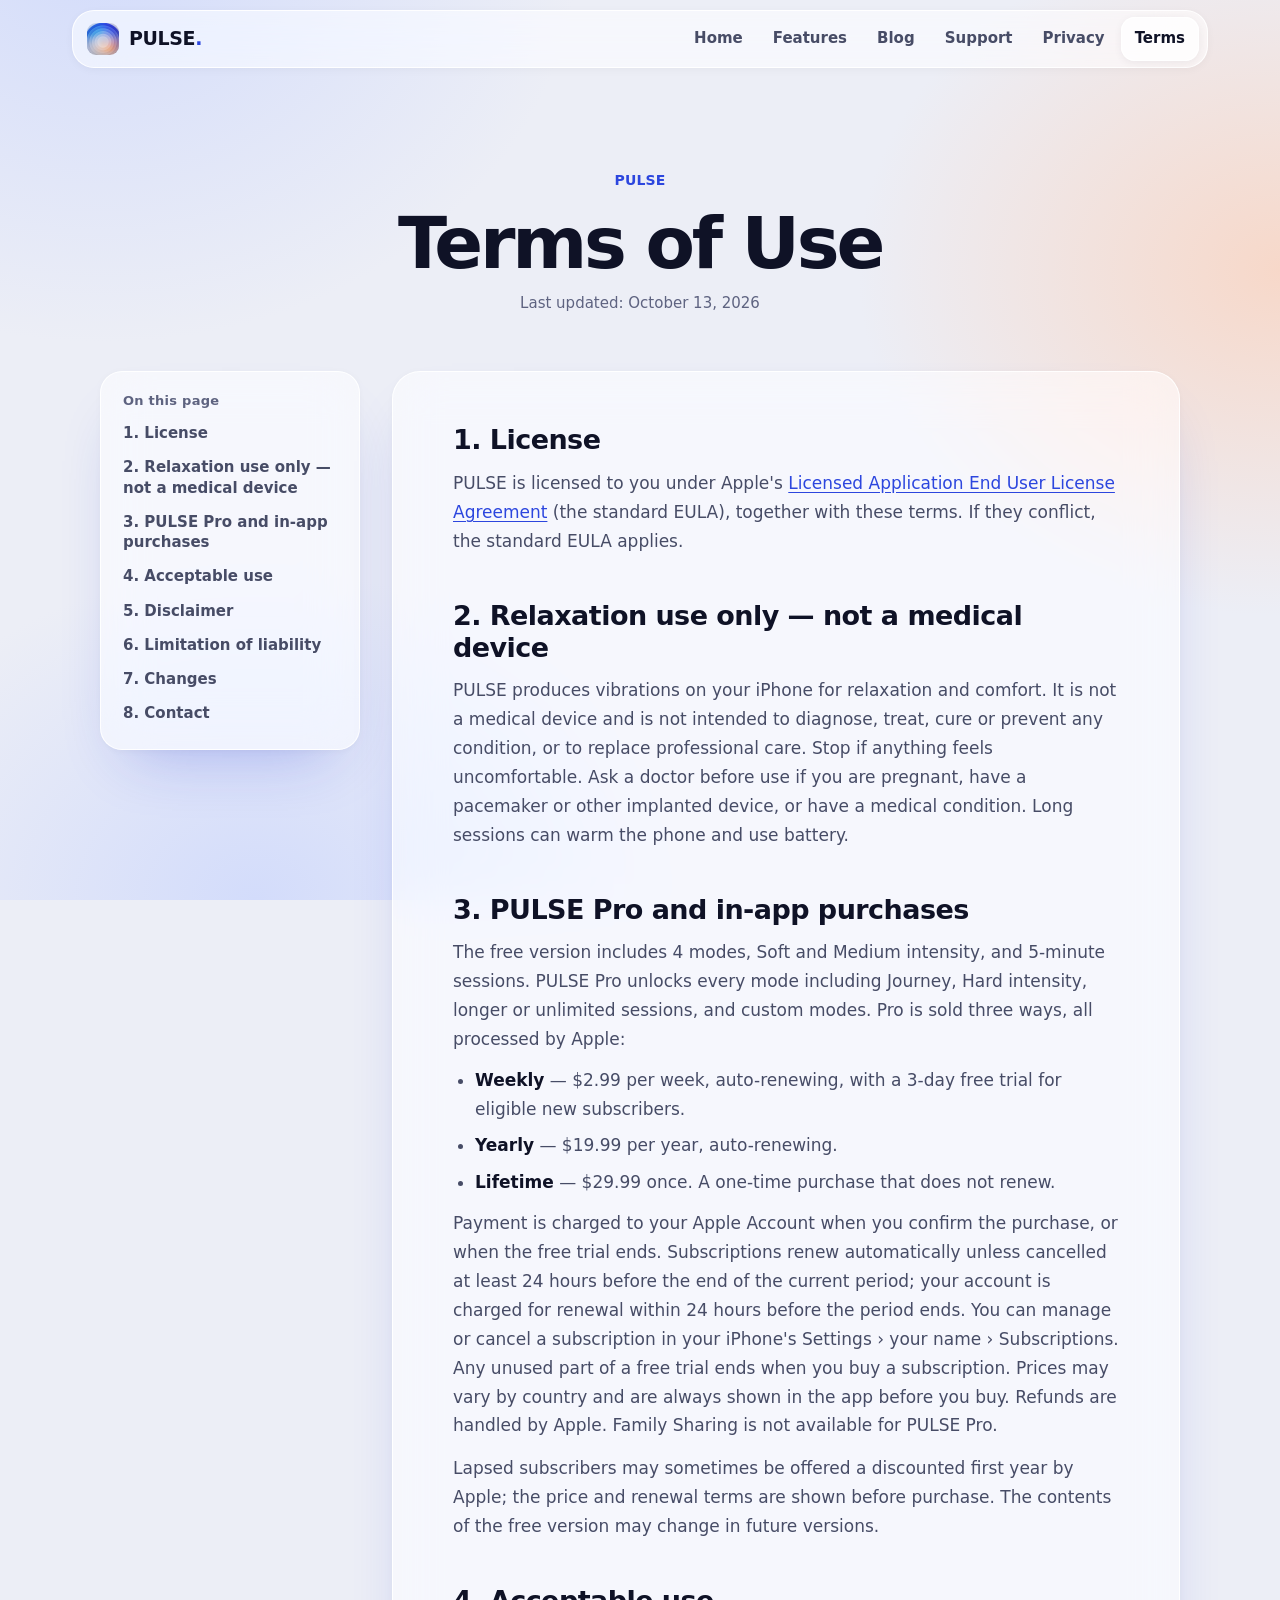
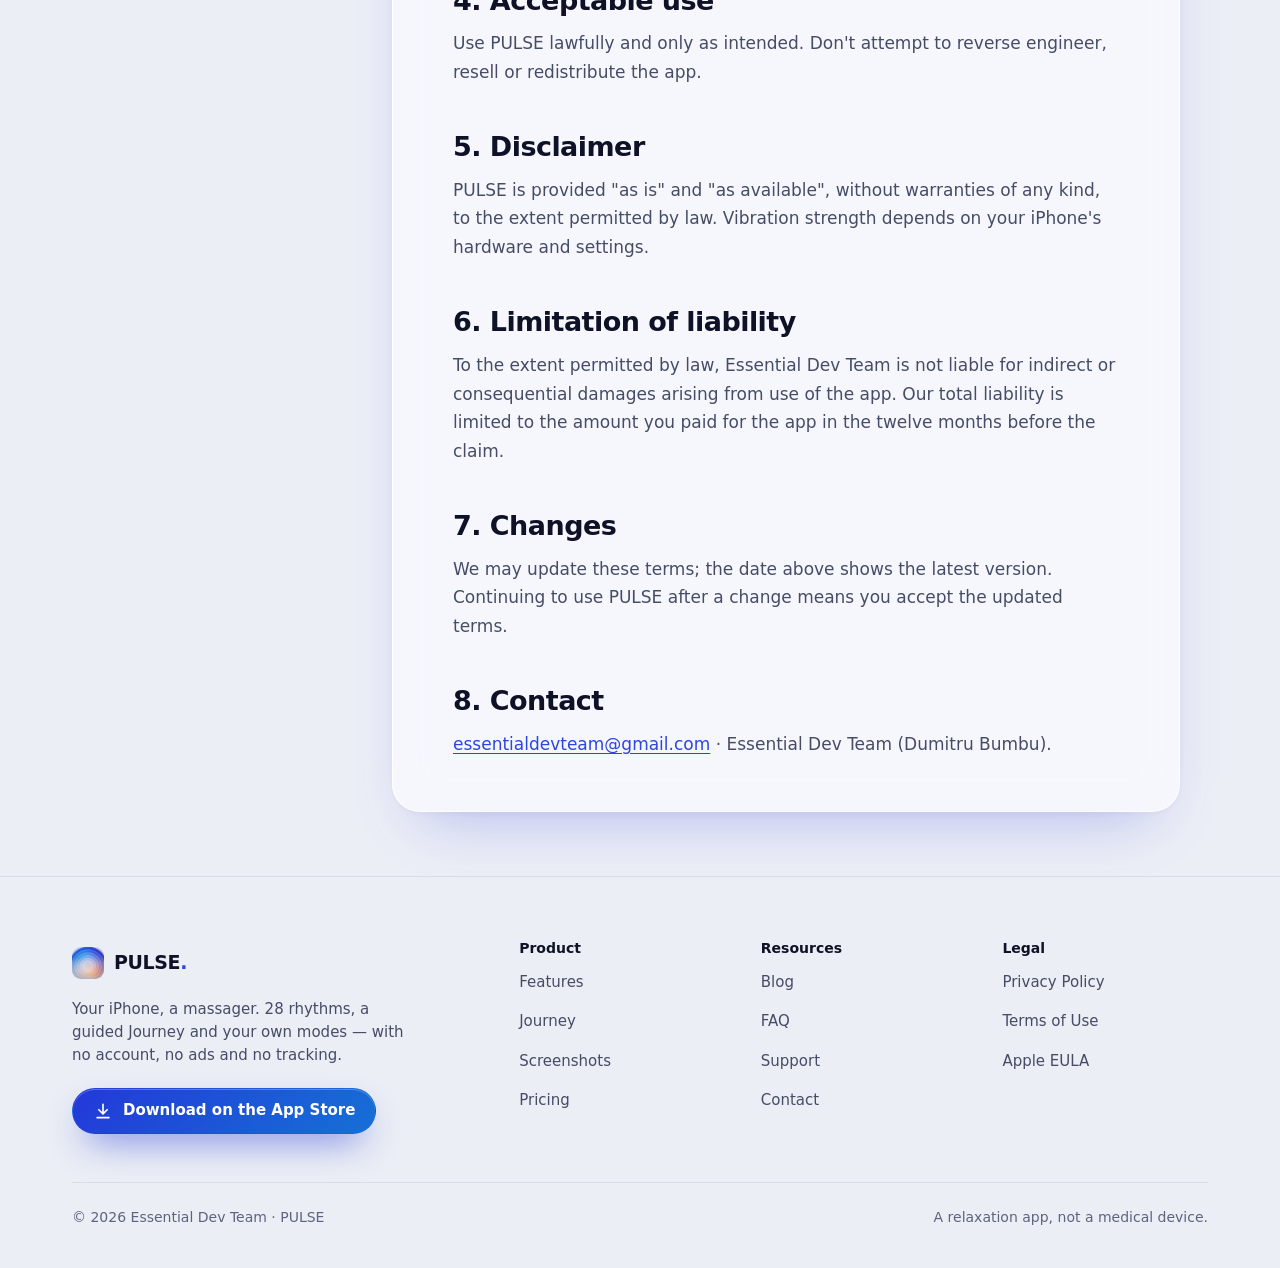
<file: terms.html>
<!doctype html>
<html lang="en">
<head>
  <meta charset="utf-8">
  <meta name="viewport" content="width=device-width, initial-scale=1">
  <title>Terms of Use — PULSE</title>
  <meta name="description" content="PULSE terms of use: relaxation use only, not a medical device, and how PULSE Pro subscriptions and the lifetime purchase work.">
  <meta name="theme-color" content="#ECEEF6" media="(prefers-color-scheme: light)">
  <meta name="theme-color" content="#0A0C16" media="(prefers-color-scheme: dark)">
  <meta name="apple-itunes-app" content="app-id=6822376098">
  <link rel="canonical" href="https://snrgwa-bot.github.io/pulse-massager/terms.html">
  <meta property="og:type" content="website">
  <meta property="og:site_name" content="PULSE">
  <meta property="og:title" content="Terms of Use — PULSE">
  <meta property="og:description" content="PULSE terms of use: relaxation use only, not a medical device, and how PULSE Pro subscriptions and the lifetime purchase work.">
  <meta property="og:url" content="https://snrgwa-bot.github.io/pulse-massager/terms.html">
  <meta property="og:image" content="https://snrgwa-bot.github.io/pulse-massager/assets/shots/og.jpg">
  <meta name="twitter:card" content="summary_large_image">
  <link rel="icon" href="assets/icon.png">
  <link rel="apple-touch-icon" href="assets/icon.png">
  <link rel="stylesheet" href="style.css">
  <script>document.documentElement.classList.add("js")</script>
  <script src="main.js" defer></script>
</head>
<body>
  <a class="skip" href="#main">Skip to content</a>
  <header class="site">
    <div class="wrap">
      <div class="bar">
        <a class="brand" href="index.html"><img src="assets/icon.png" alt="" width="32" height="32"><span>PULSE</span></a>
        <button class="menu-btn" type="button" aria-expanded="false" aria-controls="site-nav" aria-label="Menu"><svg viewBox="0 0 24 24" fill="none" stroke="currentColor" stroke-width="2" stroke-linecap="round" stroke-linejoin="round" aria-hidden="true"><path d="M4 7h16M4 12h16M4 17h16"/></svg></button>
        <nav class="primary" id="site-nav" aria-label="Main">
          <ul><li><a href="index.html">Home</a></li><li><a href="index.html#features">Features</a></li><li><a href="blog/index.html">Blog</a></li><li><a href="support.html">Support</a></li><li><a href="privacy.html">Privacy</a></li><li><a href="terms.html" aria-current="page">Terms</a></li></ul>
        </nav>
      </div>
    </div>
  </header>

  <main id="main">
    <div class="wrap">
      <header class="page-head center reveal">
        <span class="eyebrow">PULSE</span>
        <h1>Terms of Use</h1>
        <p class="updated">Last updated: October 13, 2026</p>
      </header>
      <div class="legal">
        <nav class="toc glass" aria-label="On this page"><h2>On this page</h2><ol><li><a href="#1-license">1. License</a></li><li><a href="#2-relaxation-use-only-not-a-medical-device">2. Relaxation use only — not a medical device</a></li><li><a href="#3-pulse-pro-and-in-app-purchases">3. PULSE Pro and in-app purchases</a></li><li><a href="#4-acceptable-use">4. Acceptable use</a></li><li><a href="#5-disclaimer">5. Disclaimer</a></li><li><a href="#6-limitation-of-liability">6. Limitation of liability</a></li><li><a href="#7-changes">7. Changes</a></li><li><a href="#8-contact">8. Contact</a></li></ol></nav>
        <article class="doc glass">
<h2 id="1-license">1. License <a class="anchor" href="#1-license" aria-label="Link to this section">#</a></h2>
    <p>PULSE is licensed to you under Apple's <a href="https://www.apple.com/legal/internet-services/itunes/dev/stdeula/">Licensed Application End User License Agreement</a> (the standard EULA), together with these terms. If they conflict, the standard EULA applies.</p>

    <h2 id="2-relaxation-use-only-not-a-medical-device">2. Relaxation use only — not a medical device <a class="anchor" href="#2-relaxation-use-only-not-a-medical-device" aria-label="Link to this section">#</a></h2>
    <p>PULSE produces vibrations on your iPhone for relaxation and comfort. It is not a medical device and is not intended to diagnose, treat, cure or prevent any condition, or to replace professional care. Stop if anything feels uncomfortable. Ask a doctor before use if you are pregnant, have a pacemaker or other implanted device, or have a medical condition. Long sessions can warm the phone and use battery.</p>

    <h2 id="3-pulse-pro-and-in-app-purchases">3. PULSE Pro and in-app purchases <a class="anchor" href="#3-pulse-pro-and-in-app-purchases" aria-label="Link to this section">#</a></h2>
    <p>The free version includes 4 modes, Soft and Medium intensity, and 5-minute sessions. PULSE Pro unlocks every mode including Journey, Hard intensity, longer or unlimited sessions, and custom modes. Pro is sold three ways, all processed by Apple:</p>
    <ul>
      <li><strong>Weekly</strong> — $2.99 per week, auto-renewing, with a 3-day free trial for eligible new subscribers.</li>
      <li><strong>Yearly</strong> — $19.99 per year, auto-renewing.</li>
      <li><strong>Lifetime</strong> — $29.99 once. A one-time purchase that does not renew.</li>
    </ul>
    <p>Payment is charged to your Apple Account when you confirm the purchase, or when the free trial ends. Subscriptions renew automatically unless cancelled at least 24 hours before the end of the current period; your account is charged for renewal within 24 hours before the period ends. You can manage or cancel a subscription in your iPhone's Settings › your name › Subscriptions. Any unused part of a free trial ends when you buy a subscription. Prices may vary by country and are always shown in the app before you buy. Refunds are handled by Apple. Family Sharing is not available for PULSE Pro.</p>
    <p>Lapsed subscribers may sometimes be offered a discounted first year by Apple; the price and renewal terms are shown before purchase. The contents of the free version may change in future versions.</p>

    <h2 id="4-acceptable-use">4. Acceptable use <a class="anchor" href="#4-acceptable-use" aria-label="Link to this section">#</a></h2>
    <p>Use PULSE lawfully and only as intended. Don't attempt to reverse engineer, resell or redistribute the app.</p>

    <h2 id="5-disclaimer">5. Disclaimer <a class="anchor" href="#5-disclaimer" aria-label="Link to this section">#</a></h2>
    <p>PULSE is provided "as is" and "as available", without warranties of any kind, to the extent permitted by law. Vibration strength depends on your iPhone's hardware and settings.</p>

    <h2 id="6-limitation-of-liability">6. Limitation of liability <a class="anchor" href="#6-limitation-of-liability" aria-label="Link to this section">#</a></h2>
    <p>To the extent permitted by law, Essential Dev Team is not liable for indirect or consequential damages arising from use of the app. Our total liability is limited to the amount you paid for the app in the twelve months before the claim.</p>

    <h2 id="7-changes">7. Changes <a class="anchor" href="#7-changes" aria-label="Link to this section">#</a></h2>
    <p>We may update these terms; the date above shows the latest version. Continuing to use PULSE after a change means you accept the updated terms.</p>

    <h2 id="8-contact">8. Contact <a class="anchor" href="#8-contact" aria-label="Link to this section">#</a></h2>
    <p><a href="mailto:essentialdevteam@gmail.com?subject=PULSE%20Terms">essentialdevteam@gmail.com</a> · Essential Dev Team (Dumitru Bumbu).</p>
        </article>
      </div>
    </div>

  </main>

  <footer class="site">
    <div class="wrap">
      <div class="fcols">
        <div class="fbrand">
          <a class="brand" href="index.html"><img src="assets/icon.png" alt="" width="32" height="32"><span>PULSE</span></a>
          <p>Your iPhone, a massager. 28 rhythms, a guided Journey and your own modes — with no account, no ads and no tracking.</p>
          <a class="btn primary sm" href="https://apps.apple.com/app/id6822376098"><svg viewBox="0 0 24 24" fill="none" stroke="currentColor" stroke-width="2" stroke-linecap="round" stroke-linejoin="round" aria-hidden="true"><path d="M12 4v11M7 10.5l5 5 5-5M5 20h14"/></svg>Download on the App Store</a>
        </div>
        <nav aria-label="Product"><h2>Product</h2><ul>
          <li><a href="index.html#features">Features</a></li><li><a href="index.html#journey">Journey</a></li>
          <li><a href="index.html#screenshots">Screenshots</a></li><li><a href="index.html#pricing">Pricing</a></li></ul></nav>
        <nav aria-label="Resources"><h2>Resources</h2><ul>
          <li><a href="blog/index.html">Blog</a></li><li><a href="faq.html">FAQ</a></li>
          <li><a href="support.html">Support</a></li><li><a href="mailto:essentialdevteam@gmail.com?subject=PULSE">Contact</a></li></ul></nav>
        <nav aria-label="Legal"><h2>Legal</h2><ul>
          <li><a href="privacy.html">Privacy Policy</a></li><li><a href="terms.html">Terms of Use</a></li>
          <li><a href="https://www.apple.com/legal/internet-services/itunes/dev/stdeula/">Apple EULA</a></li></ul></nav>
      </div>
      <div class="fbottom">
        <p>© 2026 Essential Dev Team · PULSE</p>
        <p>A relaxation app, not a medical device.</p>
      </div>
    </div>
  </footer>
</body>
</html>
</file>
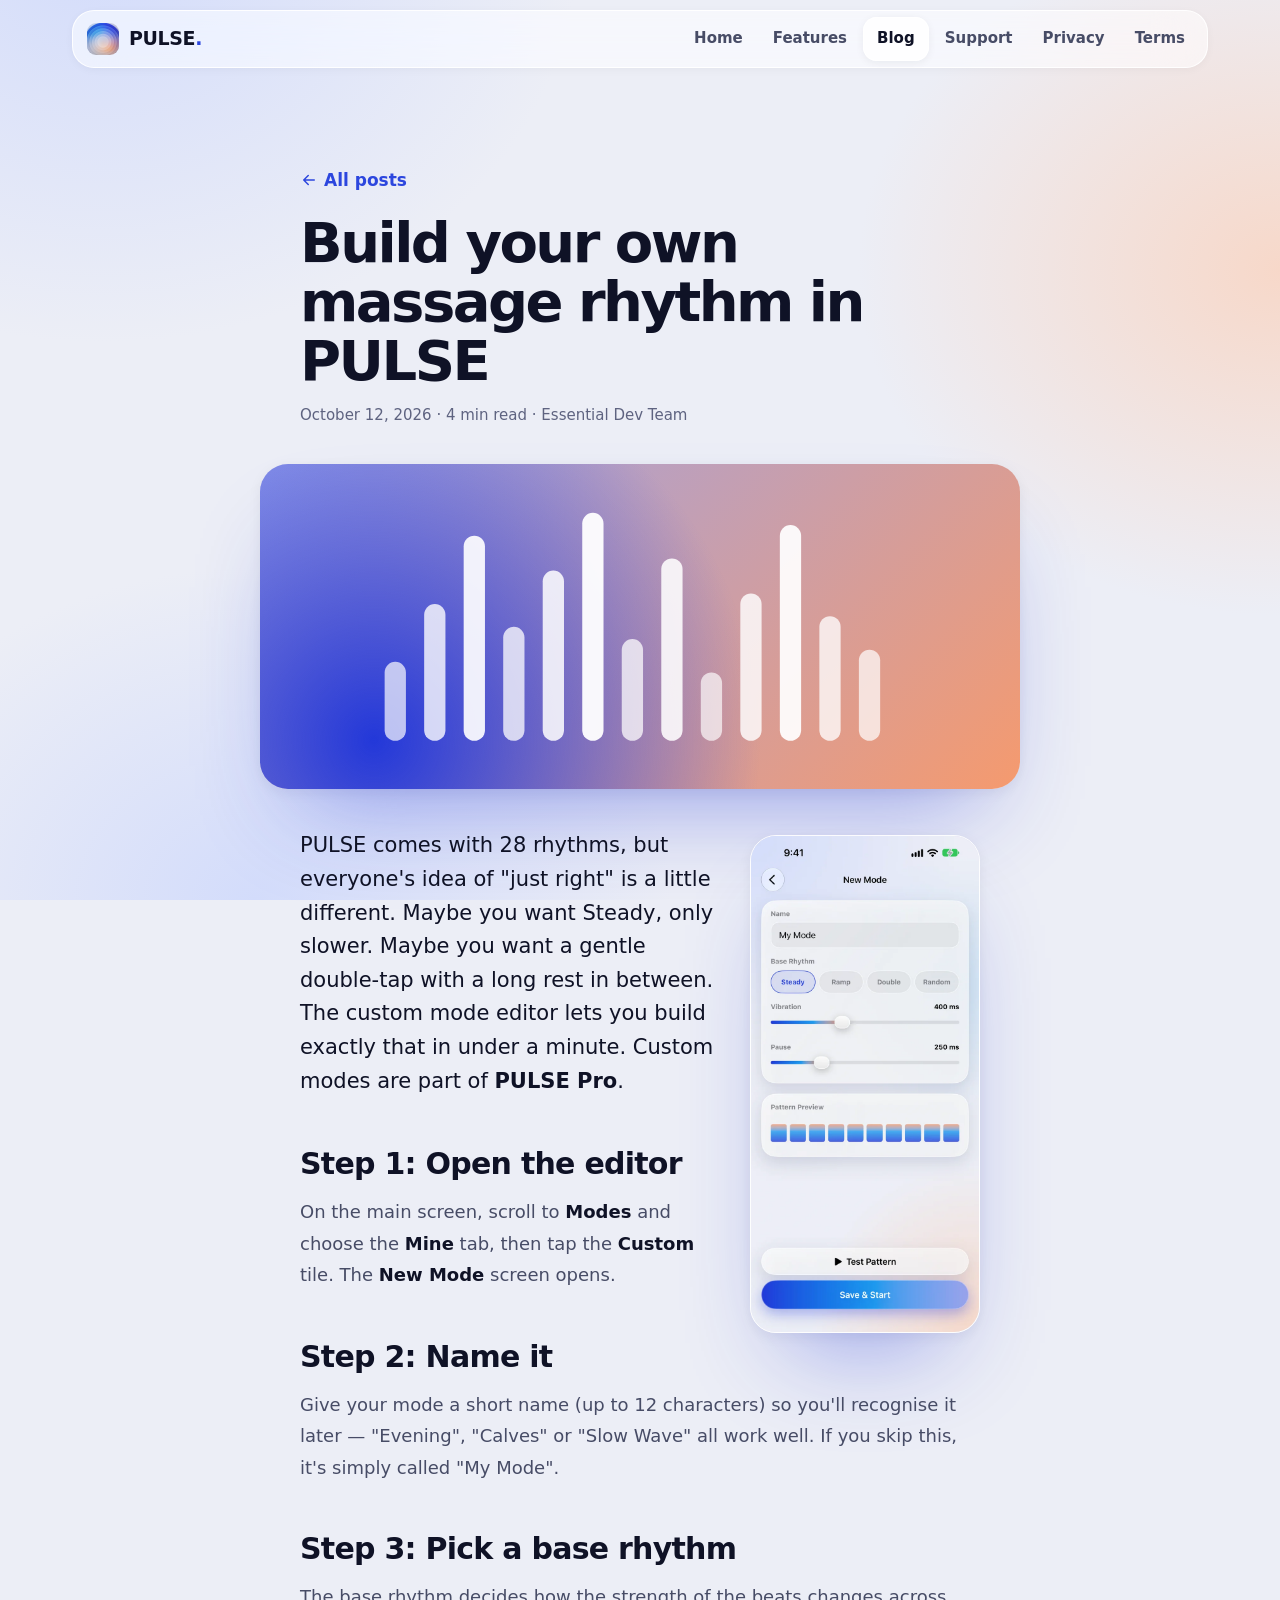
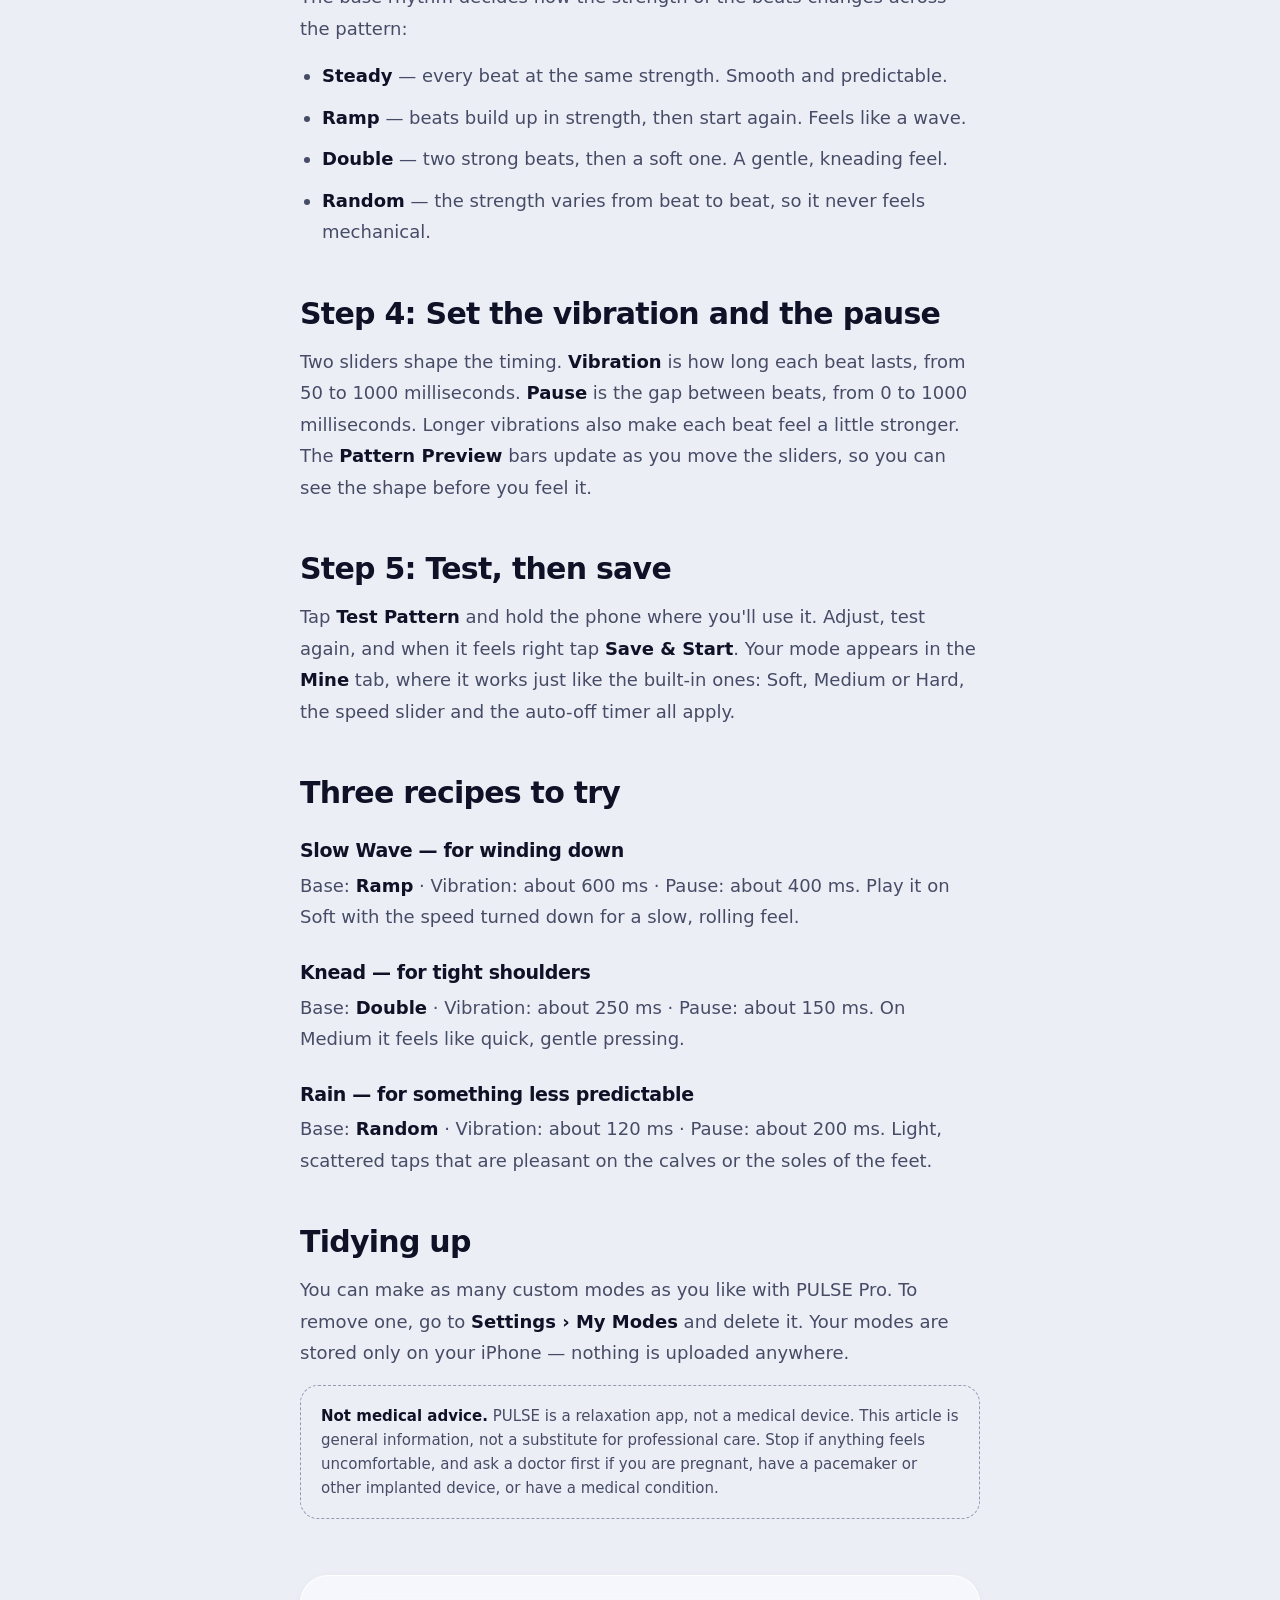
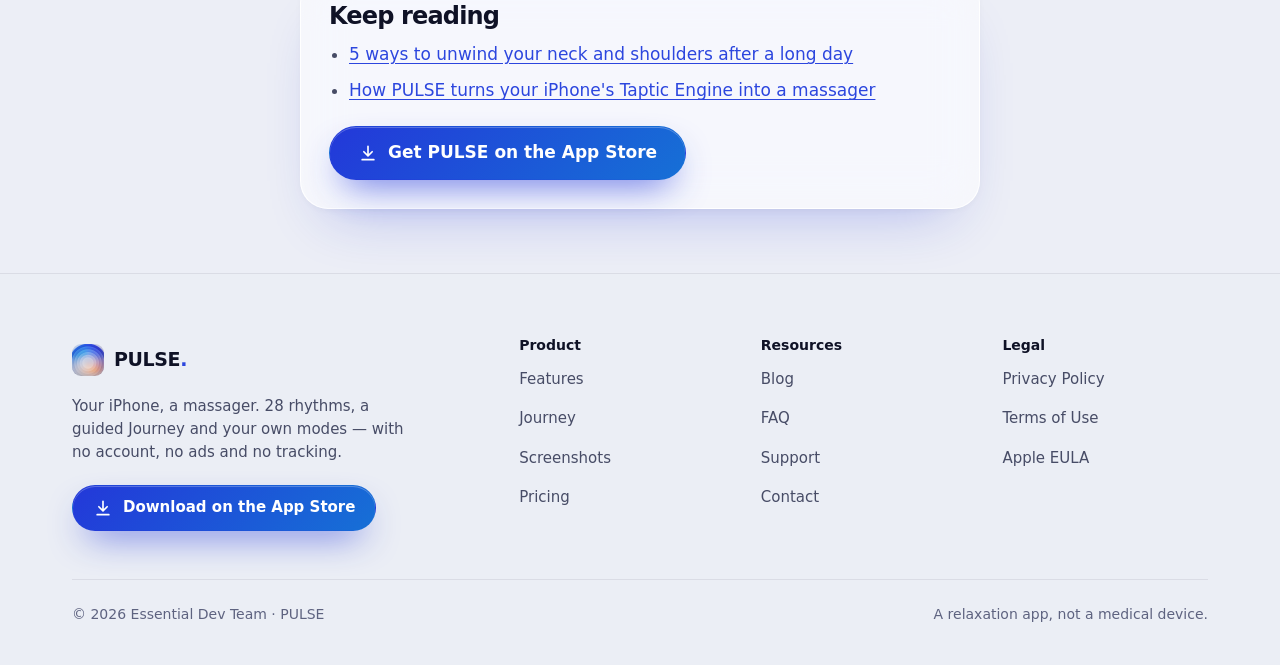
<file: blog/build-your-own-massage-rhythm.html>
<!doctype html>
<html lang="en">
<head>
  <meta charset="utf-8">
  <meta name="viewport" content="width=device-width, initial-scale=1">
  <title>Build your own massage rhythm in PULSE — PULSE Blog</title>
  <meta name="description" content="Can't find the exact feel you want? The custom mode editor lets you shape the beat and the pause yourself. A step-by-step guide with three recipes to try.">
  <meta name="theme-color" content="#ECEEF6" media="(prefers-color-scheme: light)">
  <meta name="theme-color" content="#0A0C16" media="(prefers-color-scheme: dark)">
  <meta name="apple-itunes-app" content="app-id=6822376098">
  <link rel="canonical" href="https://snrgwa-bot.github.io/pulse-massager/blog/build-your-own-massage-rhythm.html">
  <meta property="og:type" content="article">
  <meta property="og:site_name" content="PULSE">
  <meta property="og:title" content="Build your own massage rhythm in PULSE — PULSE Blog">
  <meta property="og:description" content="Can't find the exact feel you want? The custom mode editor lets you shape the beat and the pause yourself. A step-by-step guide with three recipes to try.">
  <meta property="og:url" content="https://snrgwa-bot.github.io/pulse-massager/blog/build-your-own-massage-rhythm.html">
  <meta property="og:image" content="https://snrgwa-bot.github.io/pulse-massager/assets/shots/og.jpg">
  <meta name="twitter:card" content="summary_large_image">
  <link rel="icon" href="../assets/icon.png">
  <link rel="apple-touch-icon" href="../assets/icon.png">
  <link rel="stylesheet" href="../style.css">
  <script>document.documentElement.classList.add("js")</script>
  <script src="../main.js" defer></script>
</head>
<body>
  <a class="skip" href="#main">Skip to content</a>
  <header class="site">
    <div class="wrap">
      <div class="bar">
        <a class="brand" href="../index.html"><img src="../assets/icon.png" alt="" width="32" height="32"><span>PULSE</span></a>
        <button class="menu-btn" type="button" aria-expanded="false" aria-controls="site-nav" aria-label="Menu"><svg viewBox="0 0 24 24" fill="none" stroke="currentColor" stroke-width="2" stroke-linecap="round" stroke-linejoin="round" aria-hidden="true"><path d="M4 7h16M4 12h16M4 17h16"/></svg></button>
        <nav class="primary" id="site-nav" aria-label="Main">
          <ul><li><a href="../index.html">Home</a></li><li><a href="../index.html#features">Features</a></li><li><a href="../blog/index.html" aria-current="page">Blog</a></li><li><a href="../support.html">Support</a></li><li><a href="../privacy.html">Privacy</a></li><li><a href="../terms.html">Terms</a></li></ul>
        </nav>
      </div>
    </div>
  </header>

  <main id="main">
    <div class="wrap">
      <article class="post">
        <header class="post-head reveal">
          <a class="back" href="index.html"><svg viewBox="0 0 24 24" fill="none" stroke="currentColor" stroke-width="2" stroke-linecap="round" stroke-linejoin="round" aria-hidden="true" width="18" height="18"><path d="M19 12H5M11 6l-6 6 6 6"/></svg>All posts</a>
          <h1>Build your own massage rhythm in PULSE</h1>
          <p class="updated"><time datetime="2026-10-12">October 12, 2026</time> · 4 min read · Essential Dev Team</p>
        </header>
        <div class="post-cover reveal"><div class="cover cover-3" aria-hidden="true"><svg viewBox="0 0 500 250" preserveAspectRatio="xMidYMid slice"><rect x="82" y="148" width="14" height="52" rx="7" fill="rgba(255,255,255,0.69)"/><rect x="108" y="110" width="14" height="90" rx="7" fill="rgba(255,255,255,0.79)"/><rect x="134" y="65" width="14" height="135" rx="7" fill="rgba(255,255,255,0.91)"/><rect x="160" y="125" width="14" height="75" rx="7" fill="rgba(255,255,255,0.75)"/><rect x="186" y="88" width="14" height="112" rx="7" fill="rgba(255,255,255,0.85)"/><rect x="212" y="50" width="14" height="150" rx="7" fill="rgba(255,255,255,0.95)"/><rect x="238" y="133" width="14" height="67" rx="7" fill="rgba(255,255,255,0.73)"/><rect x="264" y="80" width="14" height="120" rx="7" fill="rgba(255,255,255,0.87)"/><rect x="290" y="155" width="14" height="45" rx="7" fill="rgba(255,255,255,0.67)"/><rect x="316" y="103" width="14" height="97" rx="7" fill="rgba(255,255,255,0.81)"/><rect x="342" y="58" width="14" height="142" rx="7" fill="rgba(255,255,255,0.93)"/><rect x="368" y="118" width="14" height="82" rx="7" fill="rgba(255,255,255,0.77)"/><rect x="394" y="140" width="14" height="60" rx="7" fill="rgba(255,255,255,0.71)"/></svg></div></div>
        <div class="prose">
          <img class="inline-shot" src="../assets/shots/app-06-editor.webp" alt="The PULSE New Mode editor with base rhythm, vibration and pause sliders" width="720" height="1564">
          <!-- LIFESTYLE PHOTO SLOT (optional): a licensed photo could replace or sit beside this screenshot. -->
<p>PULSE comes with 28 rhythms, but everyone's idea of "just right" is a little different. Maybe you want Steady, only slower. Maybe you want a gentle double-tap with a long rest in between. The custom mode editor lets you build exactly that in under a minute. Custom modes are part of <strong>PULSE Pro</strong>.</p>

<h2>Step 1: Open the editor</h2>
<p>On the main screen, scroll to <strong>Modes</strong> and choose the <strong>Mine</strong> tab, then tap the <strong>Custom</strong> tile. The <strong>New Mode</strong> screen opens.</p>

<h2>Step 2: Name it</h2>
<p>Give your mode a short name (up to 12 characters) so you'll recognise it later — "Evening", "Calves" or "Slow Wave" all work well. If you skip this, it's simply called "My Mode".</p>

<h2>Step 3: Pick a base rhythm</h2>
<p>The base rhythm decides how the strength of the beats changes across the pattern:</p>
<ul>
  <li><strong>Steady</strong> — every beat at the same strength. Smooth and predictable.</li>
  <li><strong>Ramp</strong> — beats build up in strength, then start again. Feels like a wave.</li>
  <li><strong>Double</strong> — two strong beats, then a soft one. A gentle, kneading feel.</li>
  <li><strong>Random</strong> — the strength varies from beat to beat, so it never feels mechanical.</li>
</ul>

<h2>Step 4: Set the vibration and the pause</h2>
<p>Two sliders shape the timing. <strong>Vibration</strong> is how long each beat lasts, from 50 to 1000 milliseconds. <strong>Pause</strong> is the gap between beats, from 0 to 1000 milliseconds. Longer vibrations also make each beat feel a little stronger. The <strong>Pattern Preview</strong> bars update as you move the sliders, so you can see the shape before you feel it.</p>

<h2>Step 5: Test, then save</h2>
<p>Tap <strong>Test Pattern</strong> and hold the phone where you'll use it. Adjust, test again, and when it feels right tap <strong>Save &amp; Start</strong>. Your mode appears in the <strong>Mine</strong> tab, where it works just like the built-in ones: Soft, Medium or Hard, the speed slider and the auto-off timer all apply.</p>

<h2>Three recipes to try</h2>
<h3>Slow Wave — for winding down</h3>
<p>Base: <strong>Ramp</strong> · Vibration: about 600 ms · Pause: about 400 ms. Play it on Soft with the speed turned down for a slow, rolling feel.</p>
<h3>Knead — for tight shoulders</h3>
<p>Base: <strong>Double</strong> · Vibration: about 250 ms · Pause: about 150 ms. On Medium it feels like quick, gentle pressing.</p>
<h3>Rain — for something less predictable</h3>
<p>Base: <strong>Random</strong> · Vibration: about 120 ms · Pause: about 200 ms. Light, scattered taps that are pleasant on the calves or the soles of the feet.</p>

<h2>Tidying up</h2>
<p>You can make as many custom modes as you like with PULSE Pro. To remove one, go to <strong>Settings › My Modes</strong> and delete it. Your modes are stored only on your iPhone — nothing is uploaded anywhere.</p>
          <p class="note"><strong>Not medical advice.</strong> PULSE is a relaxation app, not a medical device. This article is general information, not a substitute for professional care. Stop if anything feels uncomfortable, and ask a doctor first if you are pregnant, have a pacemaker or other implanted device, or have a medical condition.</p>
        </div>
      </article>
      <section class="post more glass" aria-labelledby="more-title">
        <h2 id="more-title">Keep reading</h2>
        <ul><li><a href="unwind-neck-and-shoulders.html">5 ways to unwind your neck and shoulders after a long day</a></li><li><a href="how-pulse-uses-the-taptic-engine.html">How PULSE turns your iPhone's Taptic Engine into a massager</a></li></ul>
        <p><a class="btn primary" href="https://apps.apple.com/app/id6822376098"><svg viewBox="0 0 24 24" fill="none" stroke="currentColor" stroke-width="2" stroke-linecap="round" stroke-linejoin="round" aria-hidden="true"><path d="M12 4v11M7 10.5l5 5 5-5M5 20h14"/></svg>Get PULSE on the App Store</a></p>
      </section>
    </div>

  </main>

  <footer class="site">
    <div class="wrap">
      <div class="fcols">
        <div class="fbrand">
          <a class="brand" href="../index.html"><img src="../assets/icon.png" alt="" width="32" height="32"><span>PULSE</span></a>
          <p>Your iPhone, a massager. 28 rhythms, a guided Journey and your own modes — with no account, no ads and no tracking.</p>
          <a class="btn primary sm" href="https://apps.apple.com/app/id6822376098"><svg viewBox="0 0 24 24" fill="none" stroke="currentColor" stroke-width="2" stroke-linecap="round" stroke-linejoin="round" aria-hidden="true"><path d="M12 4v11M7 10.5l5 5 5-5M5 20h14"/></svg>Download on the App Store</a>
        </div>
        <nav aria-label="Product"><h2>Product</h2><ul>
          <li><a href="../index.html#features">Features</a></li><li><a href="../index.html#journey">Journey</a></li>
          <li><a href="../index.html#screenshots">Screenshots</a></li><li><a href="../index.html#pricing">Pricing</a></li></ul></nav>
        <nav aria-label="Resources"><h2>Resources</h2><ul>
          <li><a href="../blog/index.html">Blog</a></li><li><a href="../faq.html">FAQ</a></li>
          <li><a href="../support.html">Support</a></li><li><a href="mailto:essentialdevteam@gmail.com?subject=PULSE">Contact</a></li></ul></nav>
        <nav aria-label="Legal"><h2>Legal</h2><ul>
          <li><a href="../privacy.html">Privacy Policy</a></li><li><a href="../terms.html">Terms of Use</a></li>
          <li><a href="https://www.apple.com/legal/internet-services/itunes/dev/stdeula/">Apple EULA</a></li></ul></nav>
      </div>
      <div class="fbottom">
        <p>© 2026 Essential Dev Team · PULSE</p>
        <p>A relaxation app, not a medical device.</p>
      </div>
    </div>
  </footer>
</body>
</html>
</file>
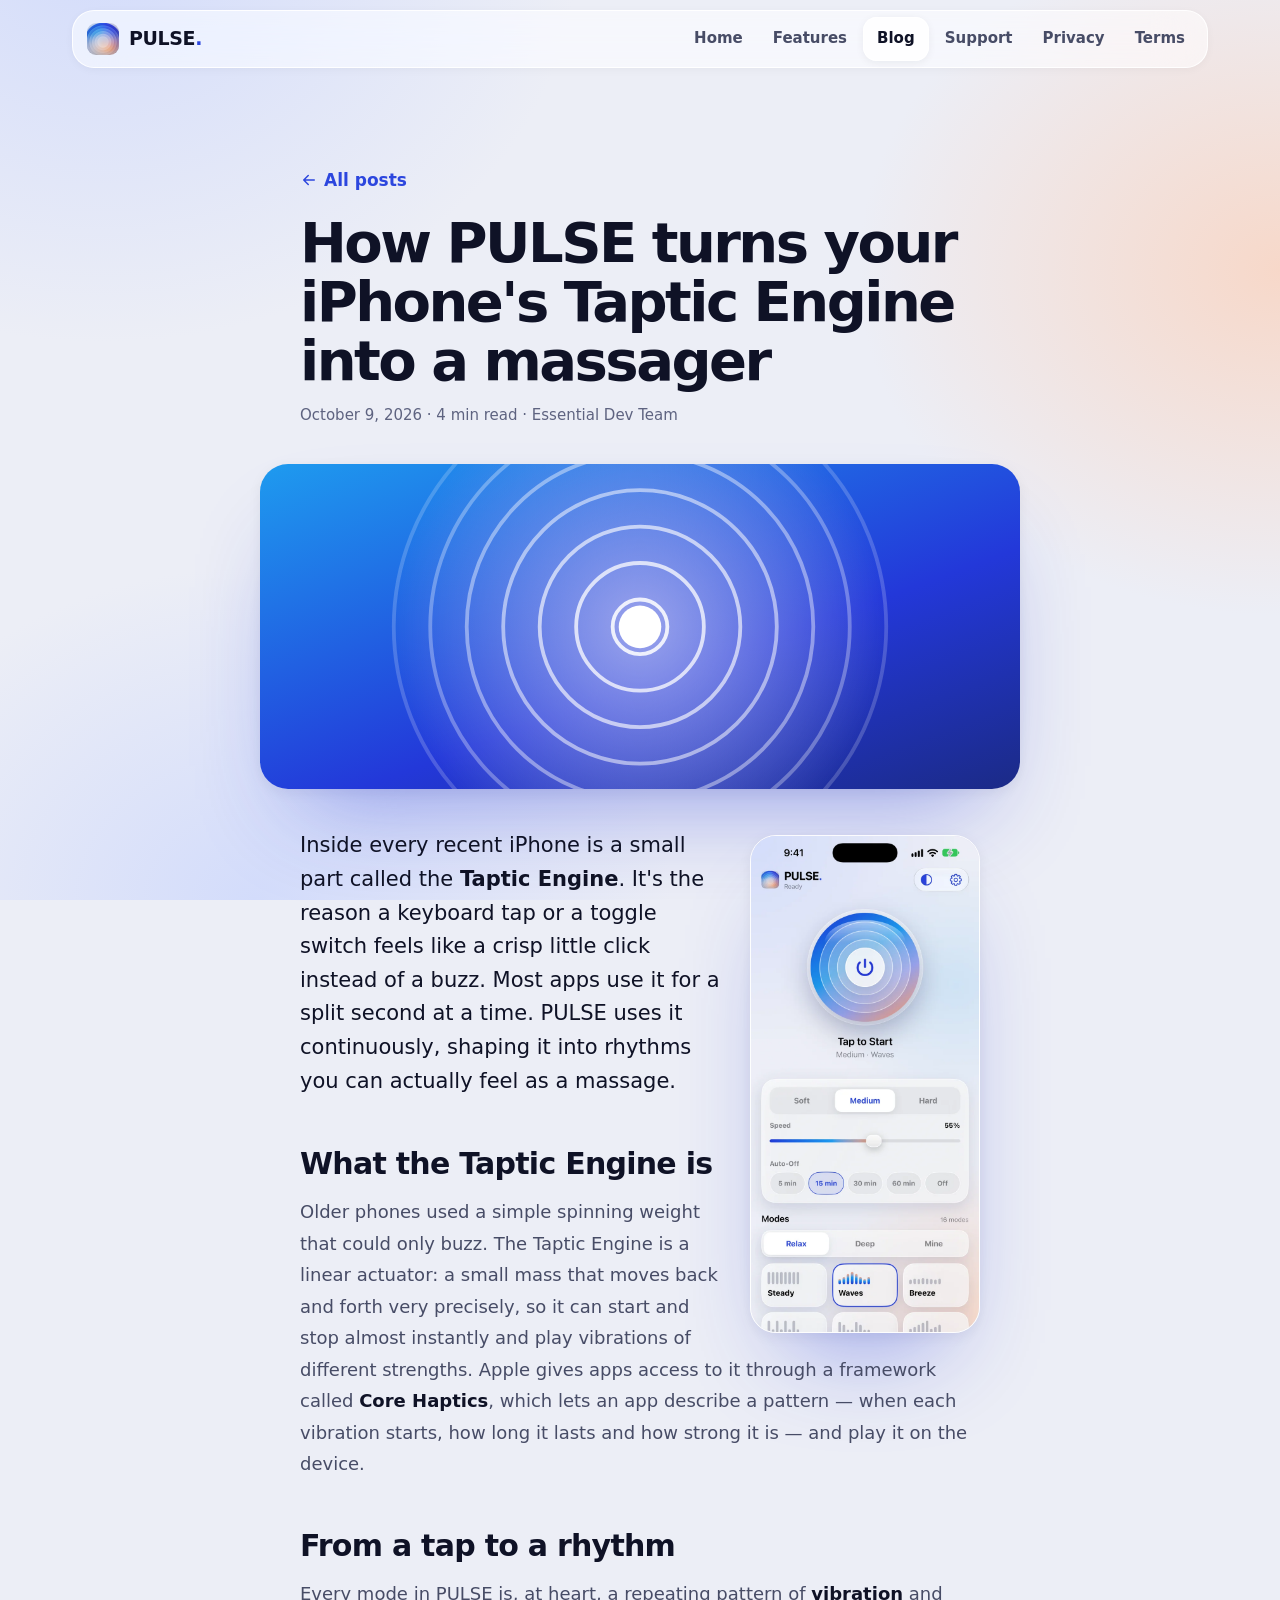
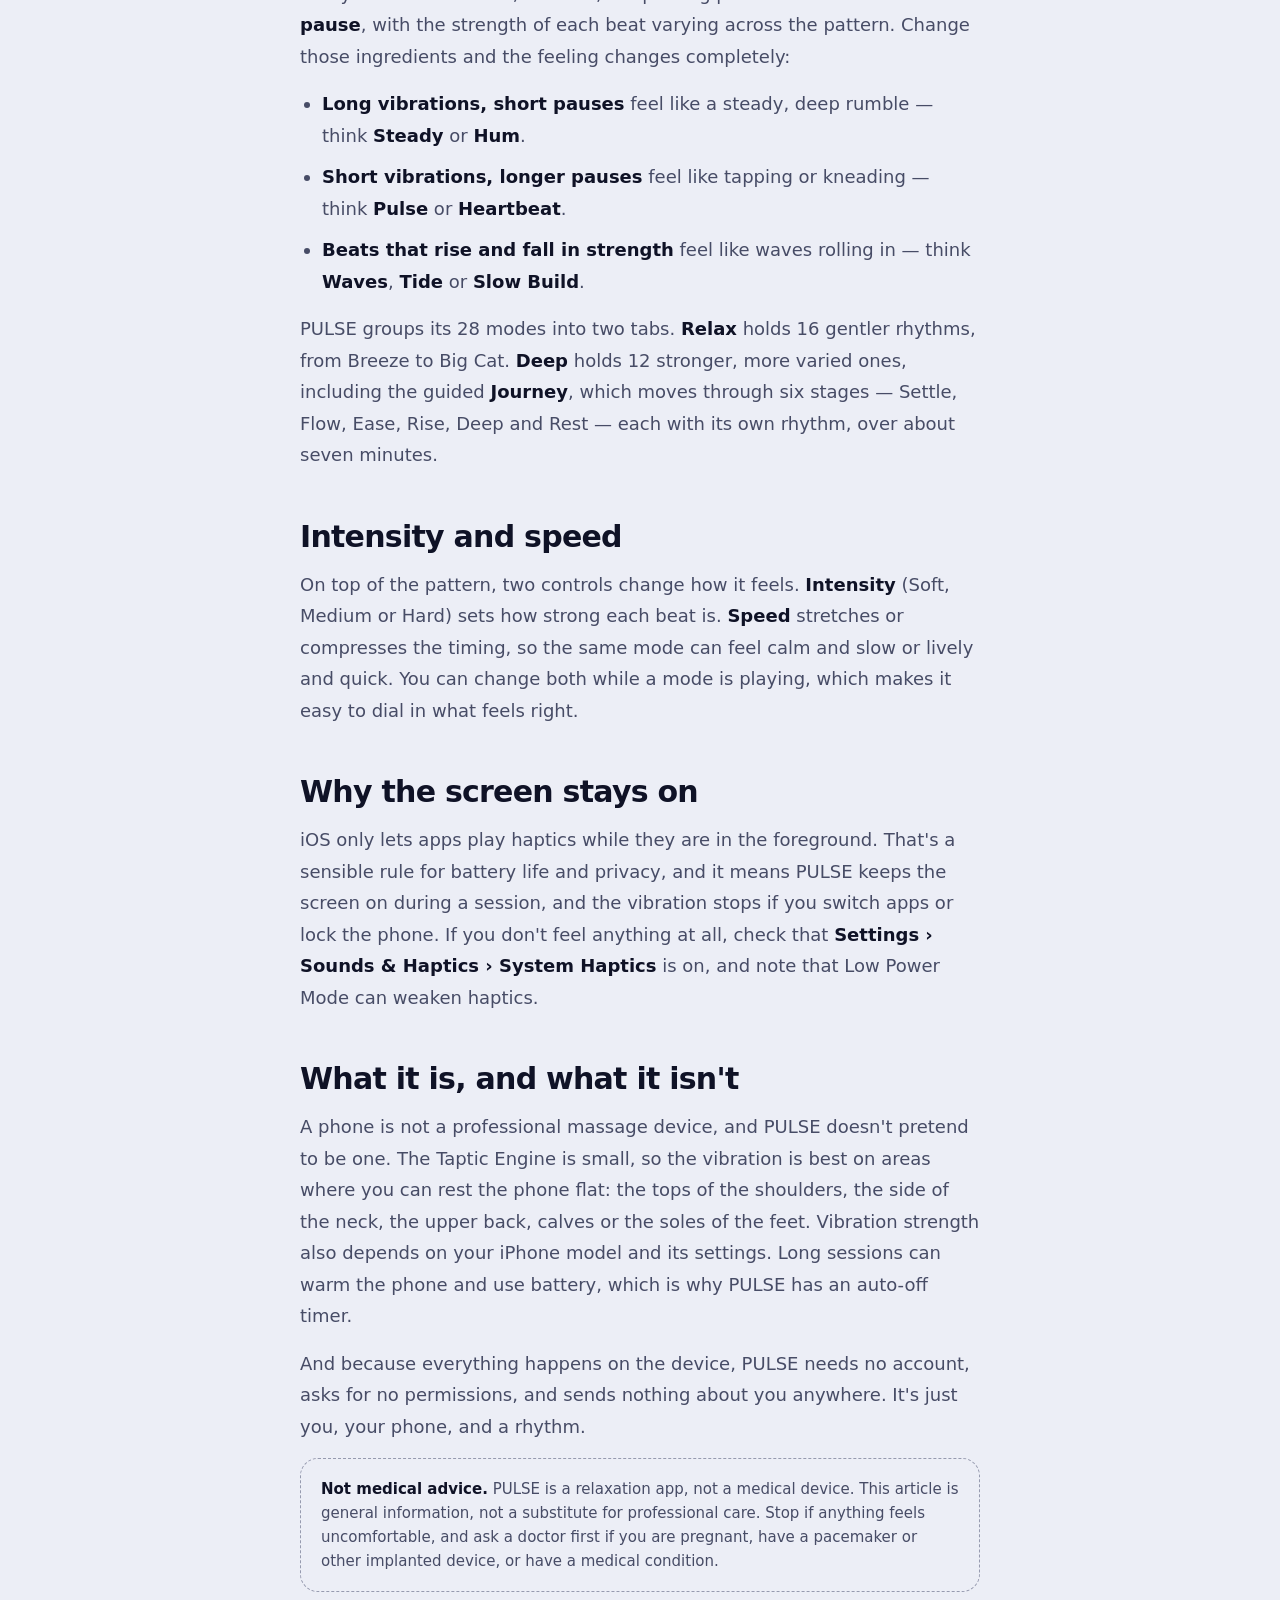
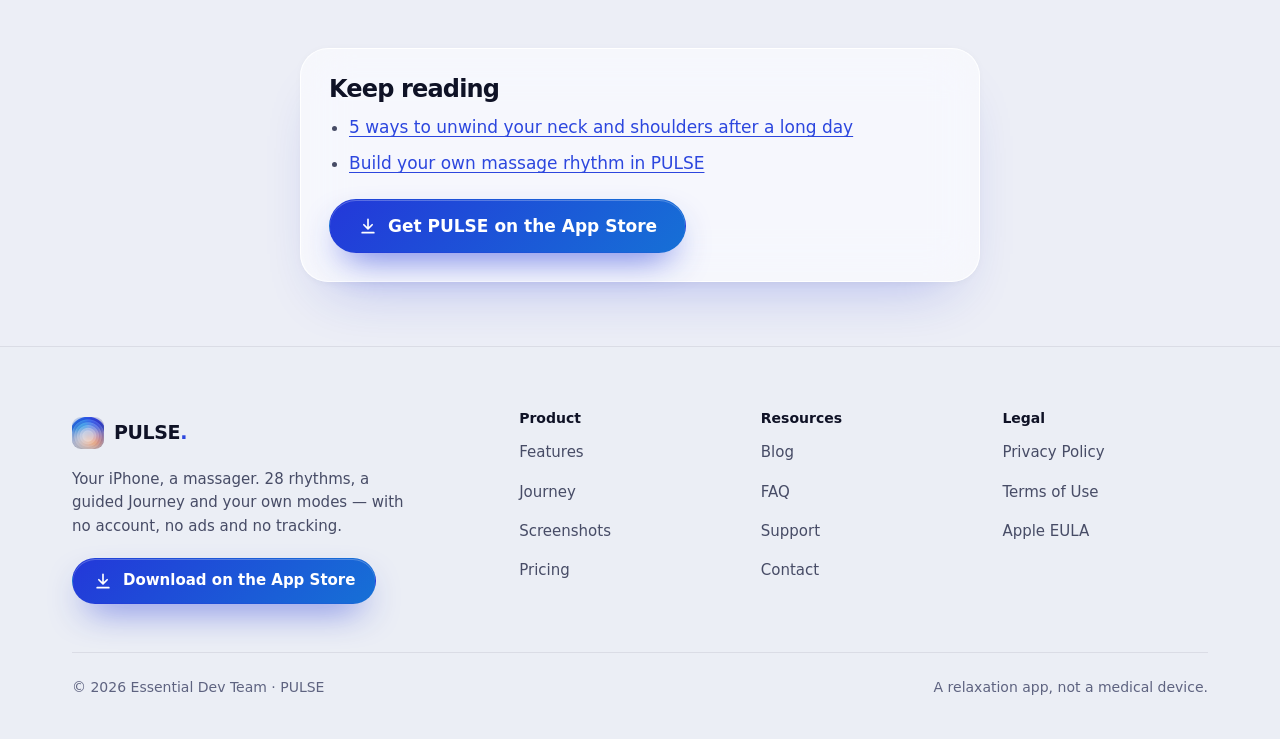
<file: blog/how-pulse-uses-the-taptic-engine.html>
<!doctype html>
<html lang="en">
<head>
  <meta charset="utf-8">
  <meta name="viewport" content="width=device-width, initial-scale=1">
  <title>How PULSE turns your iPhone's Taptic Engine into a massager — PULSE Blog</title>
  <meta name="description" content="There's a tiny motor inside your iPhone built for precise taps. Here's how PULSE shapes it into 28 different massage rhythms.">
  <meta name="theme-color" content="#ECEEF6" media="(prefers-color-scheme: light)">
  <meta name="theme-color" content="#0A0C16" media="(prefers-color-scheme: dark)">
  <meta name="apple-itunes-app" content="app-id=6822376098">
  <link rel="canonical" href="https://snrgwa-bot.github.io/pulse-massager/blog/how-pulse-uses-the-taptic-engine.html">
  <meta property="og:type" content="article">
  <meta property="og:site_name" content="PULSE">
  <meta property="og:title" content="How PULSE turns your iPhone's Taptic Engine into a massager — PULSE Blog">
  <meta property="og:description" content="There's a tiny motor inside your iPhone built for precise taps. Here's how PULSE shapes it into 28 different massage rhythms.">
  <meta property="og:url" content="https://snrgwa-bot.github.io/pulse-massager/blog/how-pulse-uses-the-taptic-engine.html">
  <meta property="og:image" content="https://snrgwa-bot.github.io/pulse-massager/assets/shots/og.jpg">
  <meta name="twitter:card" content="summary_large_image">
  <link rel="icon" href="../assets/icon.png">
  <link rel="apple-touch-icon" href="../assets/icon.png">
  <link rel="stylesheet" href="../style.css">
  <script>document.documentElement.classList.add("js")</script>
  <script src="../main.js" defer></script>
</head>
<body>
  <a class="skip" href="#main">Skip to content</a>
  <header class="site">
    <div class="wrap">
      <div class="bar">
        <a class="brand" href="../index.html"><img src="../assets/icon.png" alt="" width="32" height="32"><span>PULSE</span></a>
        <button class="menu-btn" type="button" aria-expanded="false" aria-controls="site-nav" aria-label="Menu"><svg viewBox="0 0 24 24" fill="none" stroke="currentColor" stroke-width="2" stroke-linecap="round" stroke-linejoin="round" aria-hidden="true"><path d="M4 7h16M4 12h16M4 17h16"/></svg></button>
        <nav class="primary" id="site-nav" aria-label="Main">
          <ul><li><a href="../index.html">Home</a></li><li><a href="../index.html#features">Features</a></li><li><a href="../blog/index.html" aria-current="page">Blog</a></li><li><a href="../support.html">Support</a></li><li><a href="../privacy.html">Privacy</a></li><li><a href="../terms.html">Terms</a></li></ul>
        </nav>
      </div>
    </div>
  </header>

  <main id="main">
    <div class="wrap">
      <article class="post">
        <header class="post-head reveal">
          <a class="back" href="index.html"><svg viewBox="0 0 24 24" fill="none" stroke="currentColor" stroke-width="2" stroke-linecap="round" stroke-linejoin="round" aria-hidden="true" width="18" height="18"><path d="M19 12H5M11 6l-6 6 6 6"/></svg>All posts</a>
          <h1>How PULSE turns your iPhone's Taptic Engine into a massager</h1>
          <p class="updated"><time datetime="2026-10-09">October 9, 2026</time> · 4 min read · Essential Dev Team</p>
        </header>
        <div class="post-cover reveal"><div class="cover cover-2" aria-hidden="true"><svg viewBox="0 0 500 250" preserveAspectRatio="xMidYMid slice"><circle cx="250" cy="125" r="18" stroke="rgba(255,255,255,0.85)" stroke-width="2.5" fill="none"/><circle cx="250" cy="125" r="42" stroke="rgba(255,255,255,0.74)" stroke-width="2.5" fill="none"/><circle cx="250" cy="125" r="66" stroke="rgba(255,255,255,0.63)" stroke-width="2.5" fill="none"/><circle cx="250" cy="125" r="90" stroke="rgba(255,255,255,0.52)" stroke-width="2.5" fill="none"/><circle cx="250" cy="125" r="114" stroke="rgba(255,255,255,0.41)" stroke-width="2.5" fill="none"/><circle cx="250" cy="125" r="138" stroke="rgba(255,255,255,0.30)" stroke-width="2.5" fill="none"/><circle cx="250" cy="125" r="162" stroke="rgba(255,255,255,0.19)" stroke-width="2.5" fill="none"/><circle cx="250" cy="125" r="14" fill="#fff"/></svg></div></div>
        <div class="prose">
          <img class="inline-shot" src="../assets/shots/app-01-hero.webp" alt="The PULSE home screen with the power disc and Tap to Start" width="720" height="1564">
          <!-- LIFESTYLE PHOTO SLOT (optional): a licensed photo could replace or sit beside this screenshot. -->
<p>Inside every recent iPhone is a small part called the <strong>Taptic Engine</strong>. It's the reason a keyboard tap or a toggle switch feels like a crisp little click instead of a buzz. Most apps use it for a split second at a time. PULSE uses it continuously, shaping it into rhythms you can actually feel as a massage.</p>

<h2>What the Taptic Engine is</h2>
<p>Older phones used a simple spinning weight that could only buzz. The Taptic Engine is a linear actuator: a small mass that moves back and forth very precisely, so it can start and stop almost instantly and play vibrations of different strengths. Apple gives apps access to it through a framework called <strong>Core Haptics</strong>, which lets an app describe a pattern — when each vibration starts, how long it lasts and how strong it is — and play it on the device.</p>

<h2>From a tap to a rhythm</h2>
<p>Every mode in PULSE is, at heart, a repeating pattern of <strong>vibration</strong> and <strong>pause</strong>, with the strength of each beat varying across the pattern. Change those ingredients and the feeling changes completely:</p>
<ul>
  <li><strong>Long vibrations, short pauses</strong> feel like a steady, deep rumble — think <strong>Steady</strong> or <strong>Hum</strong>.</li>
  <li><strong>Short vibrations, longer pauses</strong> feel like tapping or kneading — think <strong>Pulse</strong> or <strong>Heartbeat</strong>.</li>
  <li><strong>Beats that rise and fall in strength</strong> feel like waves rolling in — think <strong>Waves</strong>, <strong>Tide</strong> or <strong>Slow Build</strong>.</li>
</ul>
<p>PULSE groups its 28 modes into two tabs. <strong>Relax</strong> holds 16 gentler rhythms, from Breeze to Big Cat. <strong>Deep</strong> holds 12 stronger, more varied ones, including the guided <strong>Journey</strong>, which moves through six stages — Settle, Flow, Ease, Rise, Deep and Rest — each with its own rhythm, over about seven minutes.</p>

<h2>Intensity and speed</h2>
<p>On top of the pattern, two controls change how it feels. <strong>Intensity</strong> (Soft, Medium or Hard) sets how strong each beat is. <strong>Speed</strong> stretches or compresses the timing, so the same mode can feel calm and slow or lively and quick. You can change both while a mode is playing, which makes it easy to dial in what feels right.</p>

<h2>Why the screen stays on</h2>
<p>iOS only lets apps play haptics while they are in the foreground. That's a sensible rule for battery life and privacy, and it means PULSE keeps the screen on during a session, and the vibration stops if you switch apps or lock the phone. If you don't feel anything at all, check that <strong>Settings › Sounds &amp; Haptics › System Haptics</strong> is on, and note that Low Power Mode can weaken haptics.</p>

<h2>What it is, and what it isn't</h2>
<p>A phone is not a professional massage device, and PULSE doesn't pretend to be one. The Taptic Engine is small, so the vibration is best on areas where you can rest the phone flat: the tops of the shoulders, the side of the neck, the upper back, calves or the soles of the feet. Vibration strength also depends on your iPhone model and its settings. Long sessions can warm the phone and use battery, which is why PULSE has an auto-off timer.</p>
<p>And because everything happens on the device, PULSE needs no account, asks for no permissions, and sends nothing about you anywhere. It's just you, your phone, and a rhythm.</p>
          <p class="note"><strong>Not medical advice.</strong> PULSE is a relaxation app, not a medical device. This article is general information, not a substitute for professional care. Stop if anything feels uncomfortable, and ask a doctor first if you are pregnant, have a pacemaker or other implanted device, or have a medical condition.</p>
        </div>
      </article>
      <section class="post more glass" aria-labelledby="more-title">
        <h2 id="more-title">Keep reading</h2>
        <ul><li><a href="unwind-neck-and-shoulders.html">5 ways to unwind your neck and shoulders after a long day</a></li><li><a href="build-your-own-massage-rhythm.html">Build your own massage rhythm in PULSE</a></li></ul>
        <p><a class="btn primary" href="https://apps.apple.com/app/id6822376098"><svg viewBox="0 0 24 24" fill="none" stroke="currentColor" stroke-width="2" stroke-linecap="round" stroke-linejoin="round" aria-hidden="true"><path d="M12 4v11M7 10.5l5 5 5-5M5 20h14"/></svg>Get PULSE on the App Store</a></p>
      </section>
    </div>

  </main>

  <footer class="site">
    <div class="wrap">
      <div class="fcols">
        <div class="fbrand">
          <a class="brand" href="../index.html"><img src="../assets/icon.png" alt="" width="32" height="32"><span>PULSE</span></a>
          <p>Your iPhone, a massager. 28 rhythms, a guided Journey and your own modes — with no account, no ads and no tracking.</p>
          <a class="btn primary sm" href="https://apps.apple.com/app/id6822376098"><svg viewBox="0 0 24 24" fill="none" stroke="currentColor" stroke-width="2" stroke-linecap="round" stroke-linejoin="round" aria-hidden="true"><path d="M12 4v11M7 10.5l5 5 5-5M5 20h14"/></svg>Download on the App Store</a>
        </div>
        <nav aria-label="Product"><h2>Product</h2><ul>
          <li><a href="../index.html#features">Features</a></li><li><a href="../index.html#journey">Journey</a></li>
          <li><a href="../index.html#screenshots">Screenshots</a></li><li><a href="../index.html#pricing">Pricing</a></li></ul></nav>
        <nav aria-label="Resources"><h2>Resources</h2><ul>
          <li><a href="../blog/index.html">Blog</a></li><li><a href="../faq.html">FAQ</a></li>
          <li><a href="../support.html">Support</a></li><li><a href="mailto:essentialdevteam@gmail.com?subject=PULSE">Contact</a></li></ul></nav>
        <nav aria-label="Legal"><h2>Legal</h2><ul>
          <li><a href="../privacy.html">Privacy Policy</a></li><li><a href="../terms.html">Terms of Use</a></li>
          <li><a href="https://www.apple.com/legal/internet-services/itunes/dev/stdeula/">Apple EULA</a></li></ul></nav>
      </div>
      <div class="fbottom">
        <p>© 2026 Essential Dev Team · PULSE</p>
        <p>A relaxation app, not a medical device.</p>
      </div>
    </div>
  </footer>
</body>
</html>
</file>
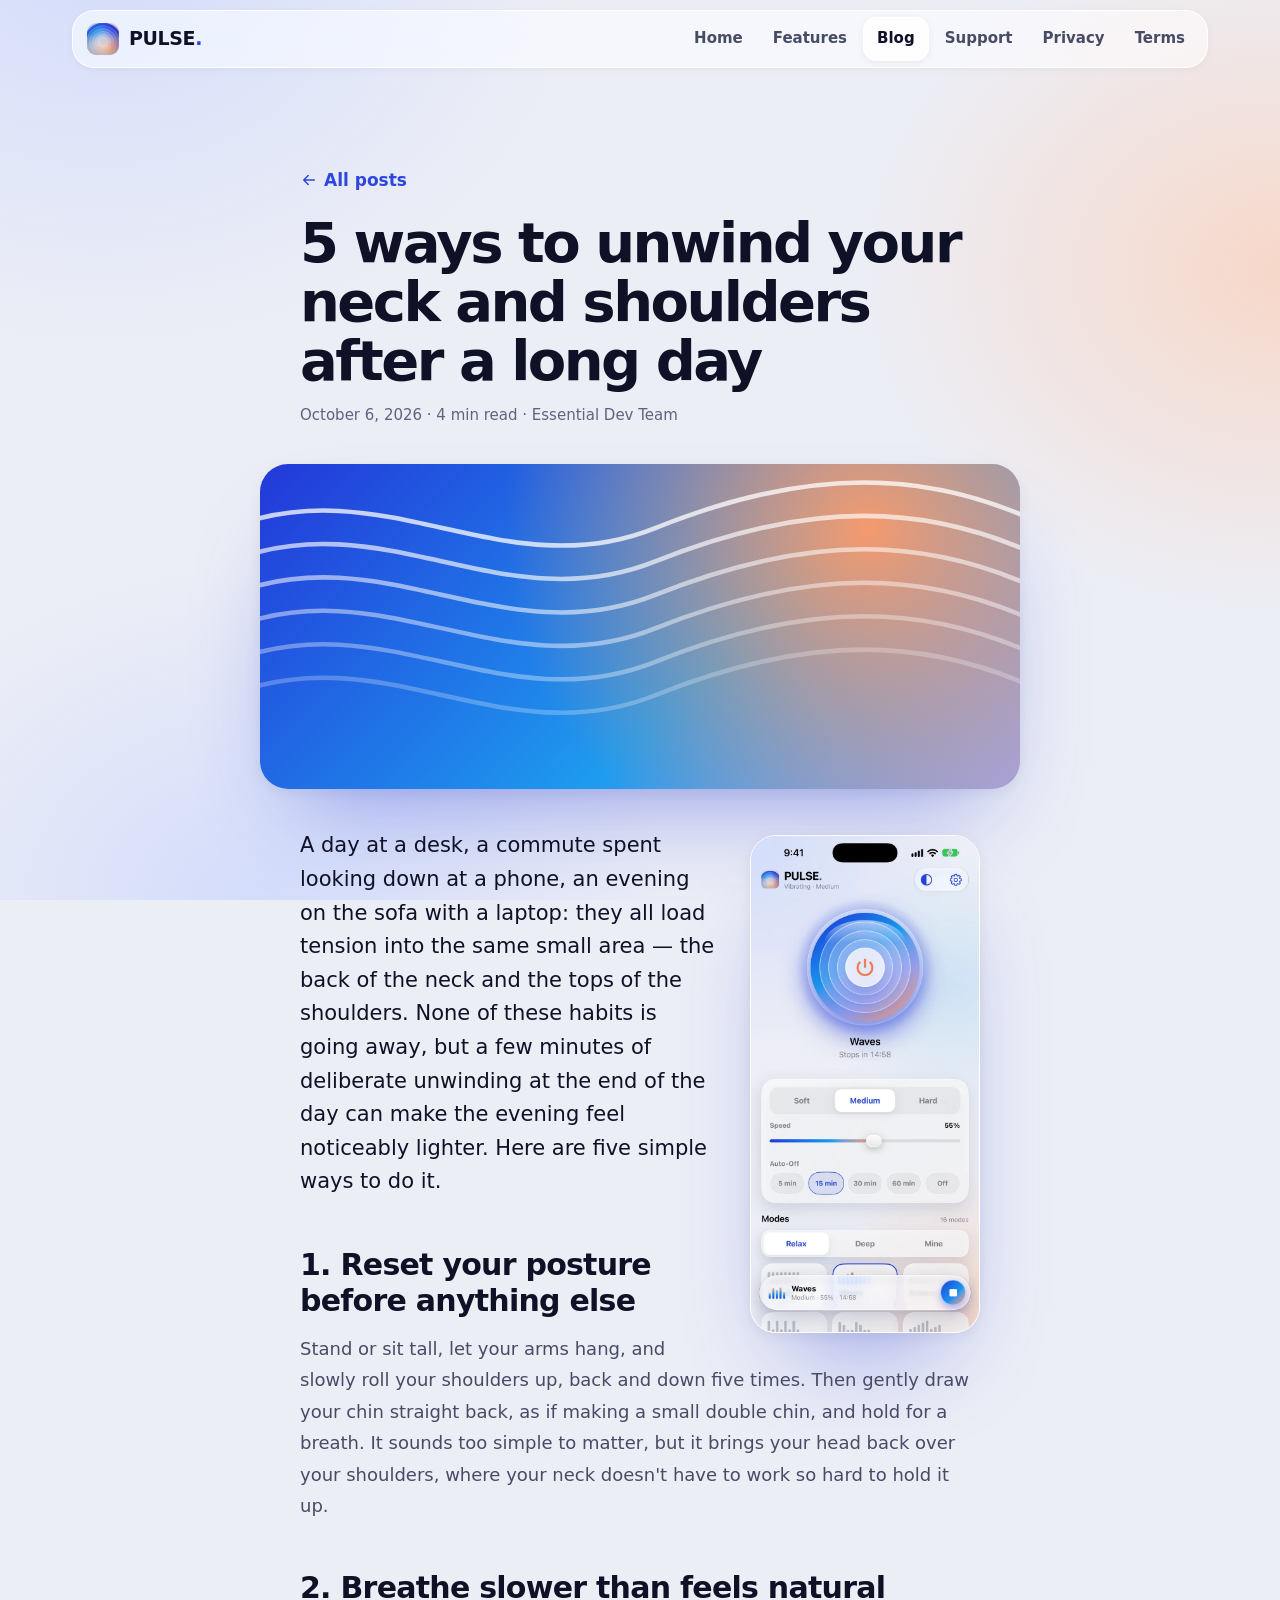
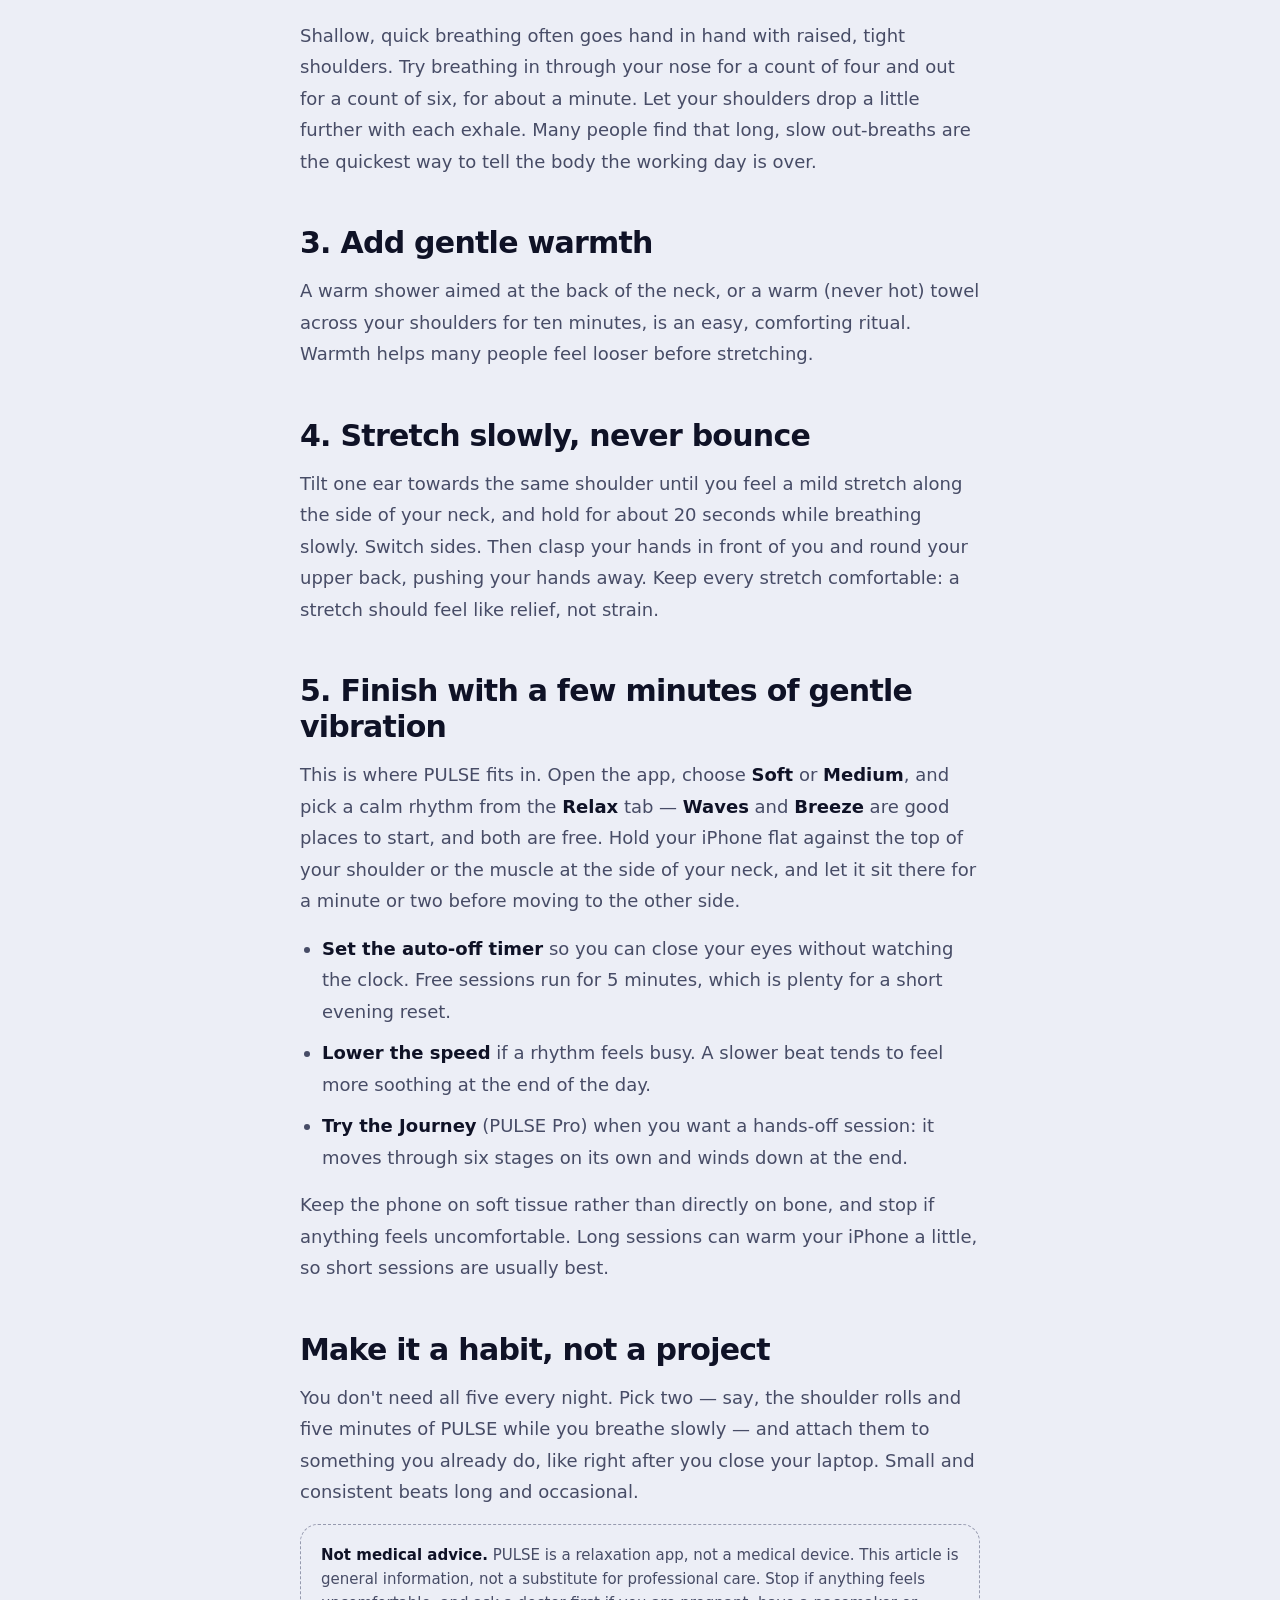
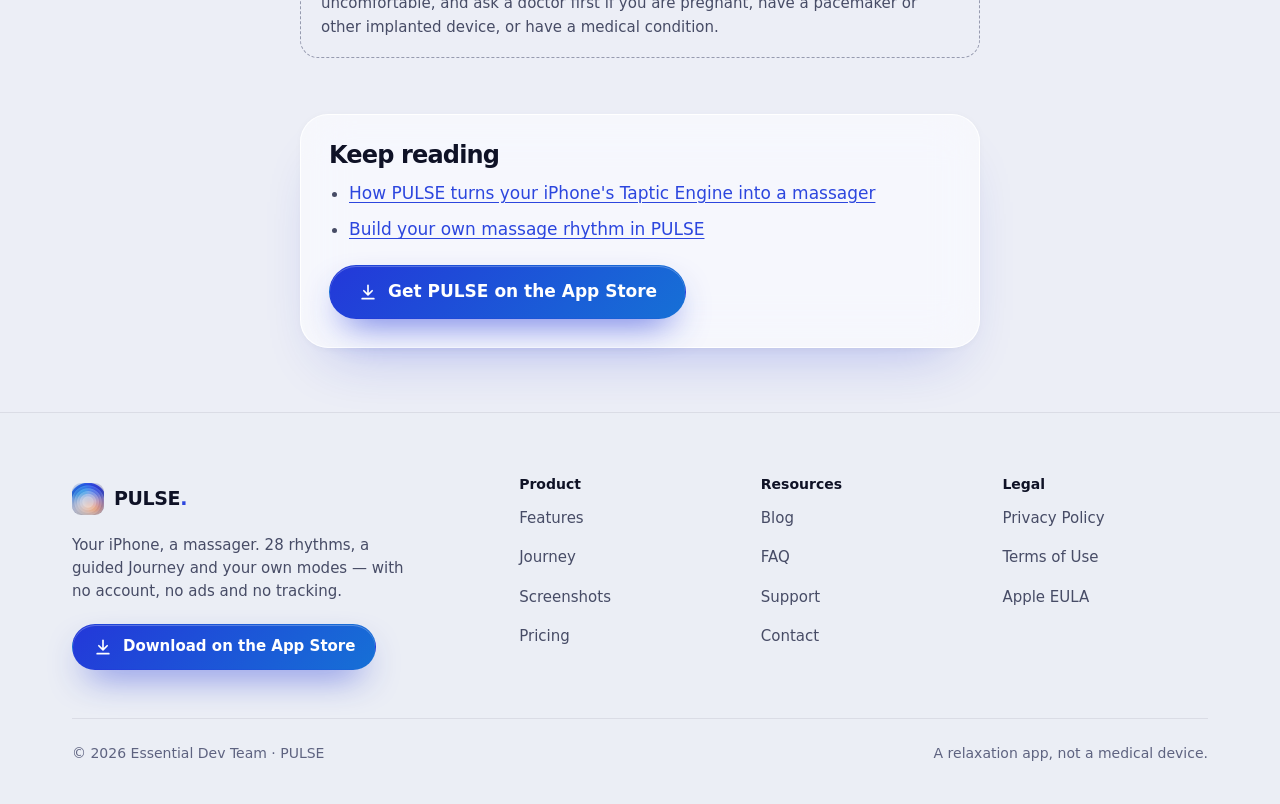
<file: blog/unwind-neck-and-shoulders.html>
<!doctype html>
<html lang="en">
<head>
  <meta charset="utf-8">
  <meta name="viewport" content="width=device-width, initial-scale=1">
  <title>5 ways to unwind your neck and shoulders after a long day — PULSE Blog</title>
  <meta name="description" content="Desk days and phone time pile tension into the same few muscles. Here are five easy habits for the evening, and where a gentle vibration fits in.">
  <meta name="theme-color" content="#ECEEF6" media="(prefers-color-scheme: light)">
  <meta name="theme-color" content="#0A0C16" media="(prefers-color-scheme: dark)">
  <meta name="apple-itunes-app" content="app-id=6822376098">
  <link rel="canonical" href="https://snrgwa-bot.github.io/pulse-massager/blog/unwind-neck-and-shoulders.html">
  <meta property="og:type" content="article">
  <meta property="og:site_name" content="PULSE">
  <meta property="og:title" content="5 ways to unwind your neck and shoulders after a long day — PULSE Blog">
  <meta property="og:description" content="Desk days and phone time pile tension into the same few muscles. Here are five easy habits for the evening, and where a gentle vibration fits in.">
  <meta property="og:url" content="https://snrgwa-bot.github.io/pulse-massager/blog/unwind-neck-and-shoulders.html">
  <meta property="og:image" content="https://snrgwa-bot.github.io/pulse-massager/assets/shots/og.jpg">
  <meta name="twitter:card" content="summary_large_image">
  <link rel="icon" href="../assets/icon.png">
  <link rel="apple-touch-icon" href="../assets/icon.png">
  <link rel="stylesheet" href="../style.css">
  <script>document.documentElement.classList.add("js")</script>
  <script src="../main.js" defer></script>
</head>
<body>
  <a class="skip" href="#main">Skip to content</a>
  <header class="site">
    <div class="wrap">
      <div class="bar">
        <a class="brand" href="../index.html"><img src="../assets/icon.png" alt="" width="32" height="32"><span>PULSE</span></a>
        <button class="menu-btn" type="button" aria-expanded="false" aria-controls="site-nav" aria-label="Menu"><svg viewBox="0 0 24 24" fill="none" stroke="currentColor" stroke-width="2" stroke-linecap="round" stroke-linejoin="round" aria-hidden="true"><path d="M4 7h16M4 12h16M4 17h16"/></svg></button>
        <nav class="primary" id="site-nav" aria-label="Main">
          <ul><li><a href="../index.html">Home</a></li><li><a href="../index.html#features">Features</a></li><li><a href="../blog/index.html" aria-current="page">Blog</a></li><li><a href="../support.html">Support</a></li><li><a href="../privacy.html">Privacy</a></li><li><a href="../terms.html">Terms</a></li></ul>
        </nav>
      </div>
    </div>
  </header>

  <main id="main">
    <div class="wrap">
      <article class="post">
        <header class="post-head reveal">
          <a class="back" href="index.html"><svg viewBox="0 0 24 24" fill="none" stroke="currentColor" stroke-width="2" stroke-linecap="round" stroke-linejoin="round" aria-hidden="true" width="18" height="18"><path d="M19 12H5M11 6l-6 6 6 6"/></svg>All posts</a>
          <h1>5 ways to unwind your neck and shoulders after a long day</h1>
          <p class="updated"><time datetime="2026-10-06">October 6, 2026</time> · 4 min read · Essential Dev Team</p>
        </header>
        <div class="post-cover reveal"><div class="cover cover-1" aria-hidden="true"><svg viewBox="0 0 500 250" preserveAspectRatio="xMidYMid slice"><path d="M-20 60 C 80 20, 160 100, 260 60 S 440 20, 520 60" stroke="rgba(255,255,255,0.75)" stroke-width="3" fill="none"/><path d="M-20 82 C 80 42, 160 122, 260 82 S 440 42, 520 82" stroke="rgba(255,255,255,0.65)" stroke-width="3" fill="none"/><path d="M-20 104 C 80 64, 160 144, 260 104 S 440 64, 520 104" stroke="rgba(255,255,255,0.55)" stroke-width="3" fill="none"/><path d="M-20 126 C 80 86, 160 166, 260 126 S 440 86, 520 126" stroke="rgba(255,255,255,0.45)" stroke-width="3" fill="none"/><path d="M-20 148 C 80 108, 160 188, 260 148 S 440 108, 520 148" stroke="rgba(255,255,255,0.35)" stroke-width="3" fill="none"/><path d="M-20 170 C 80 130, 160 210, 260 170 S 440 130, 520 170" stroke="rgba(255,255,255,0.25)" stroke-width="3" fill="none"/></svg></div></div>
        <div class="prose">
          <img class="inline-shot" src="../assets/shots/app-02-running.webp" alt="PULSE running the Waves mode at Medium intensity" width="720" height="1564">
          <!-- LIFESTYLE PHOTO SLOT (optional): a licensed photo could replace or sit beside this screenshot. -->
<p>A day at a desk, a commute spent looking down at a phone, an evening on the sofa with a laptop: they all load tension into the same small area — the back of the neck and the tops of the shoulders. None of these habits is going away, but a few minutes of deliberate unwinding at the end of the day can make the evening feel noticeably lighter. Here are five simple ways to do it.</p>

<h2>1. Reset your posture before anything else</h2>
<p>Stand or sit tall, let your arms hang, and slowly roll your shoulders up, back and down five times. Then gently draw your chin straight back, as if making a small double chin, and hold for a breath. It sounds too simple to matter, but it brings your head back over your shoulders, where your neck doesn't have to work so hard to hold it up.</p>

<h2>2. Breathe slower than feels natural</h2>
<p>Shallow, quick breathing often goes hand in hand with raised, tight shoulders. Try breathing in through your nose for a count of four and out for a count of six, for about a minute. Let your shoulders drop a little further with each exhale. Many people find that long, slow out-breaths are the quickest way to tell the body the working day is over.</p>

<h2>3. Add gentle warmth</h2>
<p>A warm shower aimed at the back of the neck, or a warm (never hot) towel across your shoulders for ten minutes, is an easy, comforting ritual. Warmth helps many people feel looser before stretching.</p>

<h2>4. Stretch slowly, never bounce</h2>
<p>Tilt one ear towards the same shoulder until you feel a mild stretch along the side of your neck, and hold for about 20 seconds while breathing slowly. Switch sides. Then clasp your hands in front of you and round your upper back, pushing your hands away. Keep every stretch comfortable: a stretch should feel like relief, not strain.</p>

<h2>5. Finish with a few minutes of gentle vibration</h2>
<p>This is where PULSE fits in. Open the app, choose <strong>Soft</strong> or <strong>Medium</strong>, and pick a calm rhythm from the <strong>Relax</strong> tab — <strong>Waves</strong> and <strong>Breeze</strong> are good places to start, and both are free. Hold your iPhone flat against the top of your shoulder or the muscle at the side of your neck, and let it sit there for a minute or two before moving to the other side.</p>
<ul>
  <li><strong>Set the auto-off timer</strong> so you can close your eyes without watching the clock. Free sessions run for 5 minutes, which is plenty for a short evening reset.</li>
  <li><strong>Lower the speed</strong> if a rhythm feels busy. A slower beat tends to feel more soothing at the end of the day.</li>
  <li><strong>Try the Journey</strong> (PULSE Pro) when you want a hands-off session: it moves through six stages on its own and winds down at the end.</li>
</ul>
<p>Keep the phone on soft tissue rather than directly on bone, and stop if anything feels uncomfortable. Long sessions can warm your iPhone a little, so short sessions are usually best.</p>

<h2>Make it a habit, not a project</h2>
<p>You don't need all five every night. Pick two — say, the shoulder rolls and five minutes of PULSE while you breathe slowly — and attach them to something you already do, like right after you close your laptop. Small and consistent beats long and occasional.</p>
          <p class="note"><strong>Not medical advice.</strong> PULSE is a relaxation app, not a medical device. This article is general information, not a substitute for professional care. Stop if anything feels uncomfortable, and ask a doctor first if you are pregnant, have a pacemaker or other implanted device, or have a medical condition.</p>
        </div>
      </article>
      <section class="post more glass" aria-labelledby="more-title">
        <h2 id="more-title">Keep reading</h2>
        <ul><li><a href="how-pulse-uses-the-taptic-engine.html">How PULSE turns your iPhone's Taptic Engine into a massager</a></li><li><a href="build-your-own-massage-rhythm.html">Build your own massage rhythm in PULSE</a></li></ul>
        <p><a class="btn primary" href="https://apps.apple.com/app/id6822376098"><svg viewBox="0 0 24 24" fill="none" stroke="currentColor" stroke-width="2" stroke-linecap="round" stroke-linejoin="round" aria-hidden="true"><path d="M12 4v11M7 10.5l5 5 5-5M5 20h14"/></svg>Get PULSE on the App Store</a></p>
      </section>
    </div>

  </main>

  <footer class="site">
    <div class="wrap">
      <div class="fcols">
        <div class="fbrand">
          <a class="brand" href="../index.html"><img src="../assets/icon.png" alt="" width="32" height="32"><span>PULSE</span></a>
          <p>Your iPhone, a massager. 28 rhythms, a guided Journey and your own modes — with no account, no ads and no tracking.</p>
          <a class="btn primary sm" href="https://apps.apple.com/app/id6822376098"><svg viewBox="0 0 24 24" fill="none" stroke="currentColor" stroke-width="2" stroke-linecap="round" stroke-linejoin="round" aria-hidden="true"><path d="M12 4v11M7 10.5l5 5 5-5M5 20h14"/></svg>Download on the App Store</a>
        </div>
        <nav aria-label="Product"><h2>Product</h2><ul>
          <li><a href="../index.html#features">Features</a></li><li><a href="../index.html#journey">Journey</a></li>
          <li><a href="../index.html#screenshots">Screenshots</a></li><li><a href="../index.html#pricing">Pricing</a></li></ul></nav>
        <nav aria-label="Resources"><h2>Resources</h2><ul>
          <li><a href="../blog/index.html">Blog</a></li><li><a href="../faq.html">FAQ</a></li>
          <li><a href="../support.html">Support</a></li><li><a href="mailto:essentialdevteam@gmail.com?subject=PULSE">Contact</a></li></ul></nav>
        <nav aria-label="Legal"><h2>Legal</h2><ul>
          <li><a href="../privacy.html">Privacy Policy</a></li><li><a href="../terms.html">Terms of Use</a></li>
          <li><a href="https://www.apple.com/legal/internet-services/itunes/dev/stdeula/">Apple EULA</a></li></ul></nav>
      </div>
      <div class="fbottom">
        <p>© 2026 Essential Dev Team · PULSE</p>
        <p>A relaxation app, not a medical device.</p>
      </div>
    </div>
  </footer>
</body>
</html>
</file>
<file: style.css>
/* PULSE — site styles. V5 "Liquid Glass": soft glows, frosted cards, brand gradient. */
:root {
  --g1: #2338D9; --g2: #1E9BEF; --g3: #9AA3EC; --g4: #F59A6E;
  --grad: linear-gradient(135deg, var(--g1) 0%, var(--g2) 38%, var(--g3) 70%, var(--g4) 100%);
  --accent: #2C46DE;
  --bg: #ECEEF6; --glow-a: #D3DCFB; --glow-b: #F7D8C9;
  --ink: #0F1226; --mute: #474C66; --dim: #5E6380;
  --glass: rgba(255, 255, 255, .55); --glass-strong: rgba(255, 255, 255, .8);
  --edge: rgba(255, 255, 255, .9); --line: rgba(15, 18, 38, .08);
  --shadow: 0 30px 60px -30px rgba(35, 56, 217, .32), 0 2px 8px rgba(15, 18, 38, .04);
  --shadow-lg: 0 50px 100px -40px rgba(35, 56, 217, .45), 0 4px 14px rgba(15, 18, 38, .06);
  --sf: -apple-system, BlinkMacSystemFont, "SF Pro Text", "SF Pro Display", system-ui, "Helvetica Neue", Helvetica, Arial, sans-serif;
  --wrap: 1200px; --gutter: 16px; --r: 28px;
  --ease: cubic-bezier(.2, .8, .2, 1);
  color-scheme: light dark;
}
@media (prefers-color-scheme: dark) {
  :root {
    --accent: #7D92FF;
    --bg: #0A0C16; --glow-a: #1B2A86; --glow-b: #6A3324;
    --ink: #F3F4FB; --mute: #B6BAD1; --dim: #979CB8;
    --glass: rgba(26, 30, 52, .55); --glass-strong: rgba(30, 34, 60, .85);
    --edge: rgba(255, 255, 255, .11); --line: rgba(255, 255, 255, .09);
    --shadow: 0 30px 70px -30px rgba(0, 0, 0, .85);
    --shadow-lg: 0 60px 120px -40px rgba(0, 0, 0, .9), 0 0 80px -20px rgba(35, 56, 217, .35);
  }
}
@media (min-width: 720px) { :root { --gutter: 32px; } }

* { box-sizing: border-box; margin: 0; padding: 0; }
html { scroll-behavior: smooth; -webkit-text-size-adjust: 100%; scroll-padding-top: 90px; }
body {
  min-height: 100vh; overflow-x: hidden; color: var(--ink); font-family: var(--sf); line-height: 1.55; font-size: 17px;
  -webkit-font-smoothing: antialiased; background-color: var(--bg);
  background-image:
    radial-gradient(60vmax 50vmax at 8% -6%, var(--glow-a), transparent 62%),
    radial-gradient(55vmax 45vmax at 100% 30%, var(--glow-b), transparent 60%),
    radial-gradient(50vmax 40vmax at 20% 100%, var(--glow-a), transparent 65%);
  background-attachment: fixed;
}
img { max-width: 100%; height: auto; display: block; }
a { color: var(--accent); text-underline-offset: 3px; }
a:hover { text-decoration-thickness: 2px; }
:focus-visible { outline: 3px solid var(--accent); outline-offset: 3px; border-radius: 10px; }
.wrap { max-width: var(--wrap); margin: 0 auto; padding: 0 var(--gutter); }
.wrap.narrow { max-width: 820px; }
.skip { position: absolute; left: -999px; top: 8px; z-index: 100; background: var(--glass-strong); color: var(--ink); padding: 10px 14px; border-radius: 12px; }
.skip:focus { left: 8px; }
.center { text-align: center; margin-left: auto; margin-right: auto; }
.center .lead { margin-left: auto; margin-right: auto; }
.center-row { text-align: center; margin-top: 24px; }

/* ---------- glass ---------- */
.glass {
  background: var(--glass); border: 1px solid var(--edge); border-radius: var(--r); box-shadow: var(--shadow);
  -webkit-backdrop-filter: blur(24px) saturate(170%); backdrop-filter: blur(24px) saturate(170%);
}
@media (prefers-reduced-transparency: reduce) { .glass, header.site .bar { background: var(--glass-strong); -webkit-backdrop-filter: none; backdrop-filter: none; } }

/* ---------- header ---------- */
header.site { position: sticky; top: 0; z-index: 50; padding: 10px 0; }
header.site .wrap { position: relative; }
header.site .bar {
  display: flex; align-items: center; justify-content: space-between; gap: 12px; min-height: 58px; padding: 6px 8px 6px 14px;
  border-radius: 22px; background: var(--glass); border: 1px solid var(--edge); box-shadow: var(--shadow);
  -webkit-backdrop-filter: blur(24px) saturate(170%); backdrop-filter: blur(24px) saturate(170%);
}
.brand { display: inline-flex; align-items: center; gap: 10px; color: var(--ink); text-decoration: none; font-weight: 800; letter-spacing: -.02em; font-size: 19px; min-height: 44px; }
.brand img { width: 32px; height: 32px; border-radius: 9px; }
.brand span::after { content: "."; color: var(--accent); }
.menu-btn {
  display: inline-flex; align-items: center; justify-content: center; width: 44px; height: 44px; border-radius: 14px;
  border: 1px solid var(--line); background: transparent; color: var(--ink); cursor: pointer;
}
.menu-btn svg { width: 20px; height: 20px; }
nav.primary ul { list-style: none; display: flex; gap: 2px; }
nav.primary a { display: block; padding: 10px 14px; border-radius: 14px; color: var(--mute); text-decoration: none; font-size: 15px; font-weight: 550; transition: color .2s, background .2s; }
nav.primary a:hover { color: var(--ink); background: var(--line); }
nav.primary a[aria-current="page"] { color: var(--ink); background: var(--glass-strong); box-shadow: inset 0 0 0 1px var(--edge), 0 2px 8px rgba(15,18,38,.06); }
@media (max-width: 899px) {
  .js nav.primary { display: none; position: absolute; left: 0; right: 0; top: calc(100% + 8px); padding: 8px; border-radius: 22px;
    background: color-mix(in srgb, var(--bg) 97%, white 3%); border: 1px solid var(--edge); box-shadow: var(--shadow-lg); }
  .js nav.primary.open { display: block; }
  .js nav.primary ul { flex-direction: column; }
  .js nav.primary a { padding: 14px 16px; font-size: 17px; }
  html:not(.js) .menu-btn { display: none; }
  html:not(.js) header.site .bar { flex-wrap: wrap; }
  html:not(.js) nav.primary ul { flex-wrap: wrap; }
}
@media (min-width: 900px) { .menu-btn { display: none; } }

/* ---------- buttons ---------- */
.btn {
  display: inline-flex; align-items: center; justify-content: center; gap: 10px; min-height: 54px; padding: 0 28px;
  border-radius: 999px; font-weight: 650; font-size: 17px; text-decoration: none; color: var(--ink); white-space: nowrap;
  background: var(--glass-strong); border: 1px solid var(--edge); box-shadow: var(--shadow);
  transition: transform .25s var(--ease), box-shadow .25s var(--ease);
}
.btn:hover { transform: translateY(-2px); }
.btn:active { transform: scale(.97); }
.btn.primary { color: #fff; border-color: transparent; background: linear-gradient(135deg, #2338D9, #1670D6); box-shadow: 0 16px 36px -14px rgba(35, 56, 217, .85), inset 0 1px 0 rgba(255,255,255,.25); }
.btn.primary:hover { box-shadow: 0 22px 44px -14px rgba(35, 56, 217, .95), inset 0 1px 0 rgba(255,255,255,.25); }
.btn.ghost { background: transparent; box-shadow: none; border: 1.5px solid color-mix(in srgb, var(--ink) 18%, transparent); }
.btn.ghost:hover { background: var(--glass); }
.btn.sm { min-height: 46px; padding: 0 20px; font-size: 15px; }
.btn svg { width: 20px; height: 20px; flex: none; }
.link-arrow { display: inline-flex; align-items: center; gap: 6px; min-height: 44px; font-weight: 650; text-decoration: none; }
.link-arrow svg { width: 18px; height: 18px; transition: transform .25s var(--ease); }
.link-arrow:hover svg { transform: translateX(4px); }
.back { display: inline-flex; align-items: center; gap: 6px; font-weight: 600; text-decoration: none; min-height: 44px; }

/* ---------- type ---------- */
h1, h2, h3 { letter-spacing: -.035em; line-height: 1.04; font-weight: 800; }
h1 { font-size: clamp(48px, 9vw, 88px); letter-spacing: -.045em; line-height: .98; }
h2 { font-size: clamp(34px, 5.6vw, 60px); }
h3 { font-size: 21px; letter-spacing: -.02em; line-height: 1.2; font-weight: 700; }
.grad-text { background: linear-gradient(110deg, #2338D9 0%, #1E9BEF 45%, #9AA3EC 72%, #F08A5A 100%); -webkit-background-clip: text; background-clip: text; color: transparent; padding-bottom: .06em; }
@media (prefers-color-scheme: dark) { .grad-text { background-image: linear-gradient(110deg, #7D92FF 0%, #4FC0FF 45%, #B9C0FF 72%, #FFAF88 100%); } }
.eyebrow { display: inline-block; font-size: 14px; font-weight: 700; letter-spacing: .01em; color: var(--accent); margin-bottom: 16px; }
.lead { font-size: clamp(19px, 2.2vw, 22px); line-height: 1.5; color: var(--mute); max-width: 40ch; margin-top: 20px; }
.small { font-size: 14px; color: var(--dim); }

/* ---------- hero ---------- */
.hero-full { position: relative; isolation: isolate; min-height: min(calc(100svh - 78px), 960px); display: flex; align-items: center; overflow: hidden; margin-top: -78px; padding-top: 78px; }
.mesh { position: absolute; inset: 0; z-index: -1; overflow: hidden; pointer-events: none; }
.hero-full .mesh { -webkit-mask-image: linear-gradient(to bottom, #000 65%, transparent); mask-image: linear-gradient(to bottom, #000 65%, transparent); }
.blob { position: absolute; border-radius: 50%; opacity: .75; }
.b1 { width: 70vmax; height: 70vmax; left: -20vmax; top: -30vmax; background: radial-gradient(circle, rgba(35,56,217,.45), transparent 62%); }
.b2 { width: 60vmax; height: 60vmax; right: -22vmax; top: -12vmax; background: radial-gradient(circle, rgba(30,155,239,.42), transparent 62%); }
.b3 { width: 55vmax; height: 55vmax; right: -10vmax; bottom: -30vmax; background: radial-gradient(circle, rgba(245,154,110,.5), transparent 62%); }
.b4 { width: 50vmax; height: 50vmax; left: 10vmax; bottom: -32vmax; background: radial-gradient(circle, rgba(154,163,236,.55), transparent 62%); }
@media (prefers-color-scheme: dark) { .blob { opacity: .55; } }
.hero { display: grid; gap: 40px; align-items: center; padding: 40px var(--gutter) 64px; width: 100%; }
@media (min-width: 960px) { .hero { grid-template-columns: 1.1fr .9fr; gap: 48px; padding-top: 48px; padding-bottom: 80px; } }
.hero-copy { text-align: center; }
.hero-copy .lead { margin-left: auto; margin-right: auto; }
@media (min-width: 960px) { .hero-copy { text-align: left; } .hero-copy .lead { margin-left: 0; } }
.hero .cta { display: flex; flex-wrap: wrap; gap: 12px; margin-top: 34px; justify-content: center; }
@media (min-width: 960px) { .hero .cta { justify-content: flex-start; } }
.hero-note { margin-top: 18px; }
@media (max-width: 420px) { .hero .cta .btn { width: 100%; } }

.device-stage { position: relative; display: grid; place-items: center; padding: 30px 0; }
.halo { position: absolute; width: 78%; aspect-ratio: 1; border-radius: 50%; z-index: -1;
  background: conic-gradient(from 200deg, var(--g1), var(--g2), var(--g3), var(--g4), var(--g3), var(--g1)); filter: blur(50px); opacity: .55; }
.device-stage .ripple { position: absolute; width: 92%; aspect-ratio: 1; border-radius: 50%; opacity: 0; pointer-events: none; z-index: -1;
  border: 2px solid var(--c); box-shadow: 0 0 40px var(--c), inset 0 0 40px var(--c); }
.ripple:nth-of-type(1) { --c: rgba(30, 155, 239, .45); }
.ripple:nth-of-type(2) { --c: rgba(154, 163, 236, .5); }
.ripple:nth-of-type(3) { --c: rgba(245, 154, 110, .45); }

/* CSS-drawn iPhone */
.iphone { position: relative; width: min(74vw, 300px); aspect-ratio: 720 / 1564; border-radius: 15% / 7%; padding: 3.2%;
  background: linear-gradient(145deg, #3A3F55, #14172A 40%, #2A2E44 70%, #0D0F1C);
  box-shadow: var(--shadow-lg), inset 0 0 0 1.5px rgba(255,255,255,.18), inset 0 0 0 4px #0B0D18; }
.iphone img { width: 100%; height: 100%; object-fit: cover; border-radius: 12.4% / 5.8%; }
.iphone .island { position: absolute; top: 4.6%; left: 50%; width: 29%; height: 3.4%; transform: translateX(-50%); border-radius: 999px; background: #05060C; }
.iphone::before, .iphone::after { content: ""; position: absolute; width: 1.2%; border-radius: 2px; background: #2A2E44; }
.iphone::before { left: -1%; top: 22%; height: 7%; box-shadow: 0 260% 0 #2A2E44; }
.iphone::after { right: -1%; top: 28%; height: 11%; }
.hero-phone { width: min(68vw, 330px); }
.phone-col { display: grid; place-items: center; }

/* ---------- sections ---------- */
section.block { padding: 72px 0; }
@media (min-width: 900px) { section.block { padding: 120px 0; } }
.head { max-width: 760px; margin-bottom: 48px; }
.head.center { text-align: center; }

/* bento */
.bento { display: grid; gap: 16px; grid-template-columns: 1fr; }
@media (min-width: 680px) { .bento { grid-template-columns: repeat(2, 1fr); } .t4, .t3.wide { grid-column: span 2; } }
@media (min-width: 1000px) { .bento { grid-template-columns: repeat(6, 1fr); gap: 20px; } .t2 { grid-column: span 2; } .t3 { grid-column: span 3; } .t4 { grid-column: span 4; } }
.tile { padding: 28px; display: flex; flex-direction: column; overflow: hidden; position: relative; transition: transform .35s var(--ease), box-shadow .35s var(--ease); }
.tile:hover { transform: translateY(-4px); box-shadow: var(--shadow-lg); }
.tile h3 { margin: 18px 0 6px; }
.tile p { color: var(--mute); font-size: 16px; }
.tile .bars { margin-top: 22px; }
.tile:has(.crop) { padding-bottom: 0; }
@media (min-width: 680px) { .t4:has(.crop) { flex-direction: row; gap: 24px; } .t4 .tile-text { flex: 1; padding-bottom: 28px; } .t4 .crop { flex: 0 0 42%; height: auto; min-height: 260px; margin-top: 0; } }
.crop { margin: 24px auto 0; width: 100%; max-width: 320px; height: 220px; border-radius: 22px 22px 0 0; overflow: hidden; box-shadow: 0 -6px 30px -12px rgba(15,18,38,.25); border: 1px solid var(--edge); border-bottom: 0; }
.crop img { width: 100%; height: 100%; object-fit: cover; }
.icon { width: 48px; height: 48px; border-radius: 15px; display: grid; place-items: center; color: #fff; flex: none;
  background: linear-gradient(135deg, #2338D9, #1E9BEF); box-shadow: 0 10px 24px -10px rgba(35,56,217,.7), inset 0 1px 0 rgba(255,255,255,.3); }
.icon.peach { background: linear-gradient(135deg, #6E78D8, #E5774A); box-shadow: 0 10px 24px -10px rgba(229,119,74,.6), inset 0 1px 0 rgba(255,255,255,.3); }
.icon svg { width: 24px; height: 24px; }
.seg { display: flex; gap: 4px; margin-top: auto; padding: 4px; border-radius: 14px; background: var(--line); }
.tile .seg { margin-top: 22px; }
.seg span { flex: 1; text-align: center; font-size: 13px; font-weight: 600; padding: 8px 2px; border-radius: 10px; color: var(--mute); }
.seg span.on { background: var(--glass-strong); color: var(--accent); box-shadow: 0 2px 8px rgba(15,18,38,.08); }
.fake-slider { margin-top: 30px; height: 6px; border-radius: 3px; background: var(--line); position: relative; }
.fake-slider span { position: absolute; inset: 0 45% 0 0; border-radius: 3px; background: linear-gradient(90deg, var(--g1), var(--g2), var(--g3)); }
.fake-slider span::after { content: ""; position: absolute; right: -12px; top: 50%; width: 24px; height: 24px; margin-top: -12px; border-radius: 50%; background: #fff; box-shadow: 0 3px 10px rgba(15,18,38,.25); }
.mini-stages { list-style: none; display: flex; flex-wrap: wrap; gap: 6px; margin-top: 22px; }
.mini-stages li { font-size: 13px; font-weight: 650; padding: 6px 10px; border-radius: 999px; background: var(--glass-strong); border: 1px solid var(--edge); }

/* split sections */
.split { display: grid; gap: 48px; align-items: center; }
@media (min-width: 900px) { .split { grid-template-columns: 1fr 1fr; gap: 72px; } .split.flip > :first-child { order: 2; } }
.split .lead { max-width: 34ch; }

/* rhythm bars */
.bars { display: flex; align-items: flex-end; gap: 4px; height: 36px; }
.bars i { display: block; flex: none; width: 5px; height: 100%; border-radius: 3px; background: linear-gradient(to top, var(--g1), var(--g2) 55%, var(--g3)); transform-origin: bottom; transform: scaleY(var(--h, .5)); }
.bars.lg { height: 56px; gap: 6px; }
.bars.lg i { width: 8px; border-radius: 4px; }
.bars.xl { height: 96px; gap: 7px; justify-content: center; }
.bars.xl i { width: 10px; border-radius: 5px; background: linear-gradient(to top, var(--g1), var(--g2) 45%, var(--g3) 75%, var(--g4)); }
.rhythm-viz { margin: 32px 0 18px; padding: 28px 24px 20px; display: grid; gap: 18px; max-width: 440px; }
.rv-label { display: flex; justify-content: space-between; align-items: baseline; font-size: 15px; color: var(--mute); }
.rv-label b { color: var(--ink); font-size: 17px; }

/* journey timeline */
.timeline { list-style: none; margin-top: 36px; display: grid; gap: 0; position: relative; max-width: 440px; }
.timeline::before { content: ""; position: absolute; left: 11px; top: 14px; bottom: 14px; width: 2px; background: var(--line); border-radius: 2px; }
.timeline::after { content: ""; position: absolute; left: 11px; top: 14px; bottom: 14px; width: 2px; border-radius: 2px; background: linear-gradient(to bottom, var(--g1), var(--g2), var(--g3), var(--g4)); transform-origin: top; }
.timeline li { position: relative; display: grid; grid-template-columns: 24px auto 1fr; align-items: center; gap: 16px; padding: 10px 0; }
.timeline .node { width: 24px; height: 24px; border-radius: 50%; background: var(--glass-strong); border: 2px solid var(--line); position: relative; z-index: 1; }
.timeline .node::after { content: ""; position: absolute; inset: 4px; border-radius: 50%; background: linear-gradient(135deg, var(--g1), var(--g2)); }
.timeline li:nth-child(n+4) .node::after { background: linear-gradient(135deg, var(--g3), var(--g4)); }
.timeline b { font-size: 19px; letter-spacing: -.01em; }
.timeline li > span:last-child { color: var(--mute); font-size: 15px; }

/* carousel */
.carousel-wrap { position: relative; }
.gallery { display: flex; gap: 20px; overflow-x: auto; scroll-snap-type: x mandatory; list-style: none;
  padding: 10px max(var(--gutter), calc((100vw - var(--wrap)) / 2 + var(--gutter))) 36px;
  scroll-padding: 0 max(var(--gutter), calc((100vw - var(--wrap)) / 2 + var(--gutter))); scrollbar-width: none; }
.gallery::-webkit-scrollbar { display: none; }
.gallery li { flex: none; width: min(64vw, 270px); scroll-snap-align: start; }
.gallery img { border-radius: 28px; box-shadow: var(--shadow); border: 1px solid var(--edge); transition: transform .35s var(--ease); }
.gallery li:hover img { transform: translateY(-6px); }
.gallery figcaption { margin-top: 14px; font-size: 15px; font-weight: 600; color: var(--mute); text-align: center; }
.wide-shot { border-radius: var(--r); overflow: hidden; border: 1px solid var(--edge); box-shadow: var(--shadow-lg); margin-top: 24px; }
.wide-shot img { width: 100%; }

/* band */
.band { padding: 56px 24px; text-align: center; display: grid; justify-items: center; gap: 4px; position: relative; overflow: hidden; }
@media (min-width: 720px) { .band { padding: 88px 48px; } }
.band h2 { margin-top: 18px; }
.band .lead { margin: 16px auto 0; max-width: 46ch; }
.band > .btn, .band > .link-arrow { margin-top: 28px; }
.pills { display: grid; gap: 12px; grid-template-columns: repeat(2, 1fr); margin-top: 36px; width: 100%; max-width: 760px; }
@media (min-width: 720px) { .pills { grid-template-columns: repeat(4, 1fr); } }
.pill { padding: 22px 12px; border-radius: 22px; background: var(--glass-strong); border: 1px solid var(--edge); }
.pill b { display: block; font-size: 44px; line-height: 1; letter-spacing: -.04em; }
.pill span { font-size: 14px; color: var(--mute); }
.cta-band { border-radius: 36px; isolation: isolate; border: 1px solid var(--edge); }
.cta-band .mesh { z-index: -1; }
.cta-band .blob { opacity: .9; }
.mini-disc { position: relative; width: 132px; aspect-ratio: 1; display: grid; place-items: center; }
.mini-disc .ripple { position: absolute; inset: 0; border-radius: 50%; border: 2px solid var(--c); opacity: 0; }
.disc { position: relative; width: 100%; aspect-ratio: 1; border-radius: 50%;
  background:
    radial-gradient(circle, transparent 0 30%, rgba(255,255,255,.55) 30.6% 31.6%, transparent 32.2% 41%, rgba(255,255,255,.45) 41.6% 42.6%, transparent 43.2% 52%, rgba(255,255,255,.35) 52.6% 53.6%, transparent 54.2% 63%, rgba(255,255,255,.28) 63.6% 64.6%, transparent 65.2%),
    conic-gradient(from 210deg, var(--g1), var(--g2), var(--g3), var(--g4), var(--g3), var(--g1));
  box-shadow: 0 0 0 8px rgba(255,255,255,.25), 0 24px 50px -16px rgba(35,56,217,.7); }
.disc .core { position: absolute; inset: 34%; border-radius: 50%; display: grid; place-items: center; background: rgba(255,255,255,.95); box-shadow: 0 6px 18px -6px rgba(15,18,38,.4); }
.disc .core svg { width: 50%; height: 50%; color: #EE7444; }

/* pricing */
.prices { display: grid; gap: 16px; align-items: stretch; max-width: 1000px; margin: 0 auto; }
@media (min-width: 820px) { .prices { grid-template-columns: repeat(3, 1fr); gap: 20px; } }
.price { padding: 32px 28px; display: flex; flex-direction: column; gap: 4px; position: relative; text-align: center; transition: transform .35s var(--ease), box-shadow .35s var(--ease); }
.price:hover { transform: translateY(-4px); box-shadow: var(--shadow-lg); }
.price .tag { font-size: 15px; font-weight: 700; color: var(--mute); }
.price .amt { font-size: 52px; font-weight: 800; letter-spacing: -.045em; line-height: 1.1; margin-top: 8px; }
.price .per { font-size: 15px; color: var(--dim); font-weight: 600; }
.price p { color: var(--mute); font-size: 16px; margin: 16px 0 24px; flex: 1; }
.price .btn { width: 100%; }
.price.featured { border: 2px solid var(--accent); background: var(--glass-strong); }
.badge { position: absolute; top: -14px; left: 50%; transform: translateX(-50%); padding: 6px 14px; border-radius: 999px; font-size: 13px; font-weight: 700; color: #fff; background: linear-gradient(135deg, #2338D9, #1670D6); box-shadow: 0 8px 20px -8px rgba(35,56,217,.8); white-space: nowrap; }
.fine { margin: 40px auto 0; font-size: 13.5px; line-height: 1.6; color: var(--dim); max-width: 860px; text-align: center; }

/* faq */
.faq { display: grid; gap: 12px; }
.faq details { border-radius: 22px; transition: box-shadow .3s; }
.faq summary { list-style: none; cursor: pointer; padding: 20px 60px 20px 24px; font-weight: 650; font-size: 18px; letter-spacing: -.01em; position: relative; min-height: 44px; }
.faq summary::-webkit-details-marker { display: none; }
.faq summary::after { content: ""; position: absolute; right: 24px; top: 50%; width: 26px; height: 26px; margin-top: -13px; border-radius: 50%;
  background: var(--line) url("data:image/svg+xml,%3Csvg xmlns='http://www.w3.org/2000/svg' viewBox='0 0 24 24' fill='none' stroke='%236E7390' stroke-width='2.6' stroke-linecap='round'%3E%3Cpath d='M12 6v12M6 12h12'/%3E%3C/svg%3E") center/14px no-repeat; transition: transform .3s var(--ease); }
.faq details[open] summary::after { transform: rotate(45deg); }
.faq details p { padding: 0 24px 22px; color: var(--mute); }
.faq-group { margin: 40px auto 0; max-width: 820px; }
.faq-group > h2 { font-size: clamp(26px, 3.4vw, 34px); margin-bottom: 18px; }

/* blog cards + cover art */
.posts { display: grid; gap: 20px; }
.grid.three { display: grid; gap: 20px; }
@media (min-width: 700px) { .grid.three { grid-template-columns: repeat(2, 1fr); } }
@media (min-width: 1000px) { .grid.three { grid-template-columns: repeat(3, 1fr); } }
.post-card { display: flex; flex-direction: column; overflow: hidden; text-decoration: none; color: inherit; transition: transform .35s var(--ease), box-shadow .35s var(--ease); }
.post-card:hover { transform: translateY(-6px); box-shadow: var(--shadow-lg); }
.cover { aspect-ratio: 2 / 1; overflow: hidden; position: relative; }
.cover svg { width: 100%; height: 100%; display: block; }
.cover-1 { background: radial-gradient(circle at 80% 20%, #F59A6E, transparent 55%), linear-gradient(135deg, #2338D9, #1E9BEF 60%, #9AA3EC); }
.cover-2 { background: radial-gradient(circle at 50% 50%, #9AA3EC, transparent 60%), linear-gradient(160deg, #1E9BEF, #2338D9 60%, #1B2A86); }
.cover-3 { background: radial-gradient(circle at 15% 85%, #2338D9, transparent 55%), linear-gradient(135deg, #9AA3EC, #F59A6E); }
.post-card .body { padding: 22px 24px 28px; }
.post-card h3 { margin: 8px 0 10px; color: var(--ink); }
.post-card p { color: var(--mute); font-size: 15.5px; }
.meta { font-size: 13px; color: var(--dim); font-weight: 600; }

/* page heads */
.page-head { padding: 48px 0 8px; max-width: 820px; }
@media (min-width: 900px) { .page-head { padding: 88px 0 16px; } }
.page-head h1 { font-size: clamp(42px, 7vw, 72px); }
.updated { font-size: 15px; color: var(--dim); margin-top: 14px; }

/* legal */
.legal { display: grid; grid-template-columns: minmax(0, 1fr); gap: 20px; margin-top: 40px; align-items: start; }
@media (min-width: 1000px) { .legal { grid-template-columns: 260px minmax(0, 1fr); gap: 32px; max-width: 1080px; margin-left: auto; margin-right: auto; } .toc { position: sticky; top: 96px; } }
.toc { padding: 22px 22px 18px; border-radius: 22px; }
.toc h2 { font-size: 13px; letter-spacing: .02em; color: var(--dim); margin-bottom: 8px; }
.toc ol { list-style: none; display: grid; gap: 0; }
.toc a { display: block; padding: 7px 0; color: var(--mute); text-decoration: none; font-size: 15px; font-weight: 550; line-height: 1.35; }
.toc a:hover { color: var(--accent); }
.doc { padding: 28px 22px; }
@media (min-width: 720px) { .doc { padding: 52px 60px; } }
.doc > * { max-width: 680px; }
.doc h2 { font-size: clamp(22px, 2.8vw, 27px); margin: 44px 0 12px; letter-spacing: -.02em; line-height: 1.2; scroll-margin-top: 96px; }
.doc h2:first-child { margin-top: 0; }
.anchor { color: var(--dim); text-decoration: none; font-weight: 500; opacity: 0; transition: opacity .2s; padding-left: 4px; }
.doc h2:hover .anchor, .anchor:focus-visible { opacity: 1; }
.doc p, .doc li { color: var(--mute); font-size: 17px; line-height: 1.7; }
.doc p + p { margin-top: 14px; }
.doc ul, .doc ol { padding-left: 22px; margin: 12px 0; display: grid; gap: 8px; }
.doc strong { color: var(--ink); }
.callout { padding: 22px 24px; border-radius: 22px; margin: 0 0 8px; background: linear-gradient(135deg, rgba(35,56,217,.12), rgba(245,154,110,.16)); border: 1px solid var(--edge); }
.callout .k { font-size: 13px; font-weight: 700; color: var(--accent); margin-bottom: 6px; }
.callout .v { font-size: 19px; color: var(--ink); line-height: 1.5; font-weight: 500; }
.table-wrap { overflow-x: auto; margin: 16px 0; border-radius: 18px; border: 1px solid var(--line); }
table { width: 100%; border-collapse: collapse; font-size: 15px; min-width: 520px; }
th, td { text-align: left; vertical-align: top; padding: 14px 16px; border-bottom: 1px solid var(--line); color: var(--mute); line-height: 1.5; }
th { color: var(--ink); font-weight: 700; background: var(--line); }
tr:last-child td { border-bottom: 0; }

/* blog post */
.post { max-width: 760px; margin: 0 auto; }
.post-head { padding: 48px 0 0; max-width: 680px; margin: 0 auto; }
@media (min-width: 900px) { .post-head { padding-top: 80px; } }
.post-head h1 { font-size: clamp(36px, 6vw, 56px); line-height: 1.05; margin-top: 12px; }
.post-cover { margin: 36px 0 8px; border-radius: var(--r); overflow: hidden; box-shadow: var(--shadow-lg); }
.post-cover .cover { aspect-ratio: 21 / 9; }
.prose { max-width: 680px; margin: 0 auto; padding-top: 32px; }
.prose::after { content: ""; display: table; clear: both; }
.prose > p:first-of-type { font-size: 21px; line-height: 1.6; color: var(--ink); }
.prose h2 { font-size: clamp(25px, 3.2vw, 30px); margin: 48px 0 14px; letter-spacing: -.025em; line-height: 1.2; }
.prose h3 { font-size: 19px; margin: 28px 0 8px; }
.prose p, .prose li { font-size: 18px; line-height: 1.75; color: var(--mute); }
.prose p + p { margin-top: 16px; }
.prose ul { padding-left: 22px; margin: 16px 0; display: grid; gap: 10px; }
.prose strong { color: var(--ink); }
.inline-shot { float: right; width: 40%; max-width: 230px; margin: 6px 0 20px 28px; border-radius: 26px; border: 1px solid var(--edge); box-shadow: var(--shadow-lg); }
@media (max-width: 600px) { .inline-shot { float: none; width: 64%; margin: 4px auto 28px; } }
.note { clear: both; margin-top: 44px; padding: 18px 20px; border-radius: 18px; font-size: 15px !important; line-height: 1.6 !important; color: var(--mute); border: 1px dashed color-mix(in srgb, var(--dim) 60%, transparent); }
.more { max-width: 680px; margin: 56px auto 0; padding: 28px; }
.more h2 { font-size: 24px; margin-bottom: 12px; }
.more ul { padding-left: 20px; display: grid; gap: 10px; margin-bottom: 22px; }
.more li { color: var(--mute); }

/* support */
.support-grid { display: grid; gap: 20px; margin: 40px auto 0; max-width: 1000px; }
@media (min-width: 760px) { .support-grid { grid-template-columns: 1fr 1fr; } }
.card { padding: 30px; }
.card h3 { margin: 18px 0 8px; }
.card p { color: var(--mute); }
.card .btn { margin-top: 22px; }

/* footer */
footer.site { padding: 64px 0 40px; margin-top: 64px; border-top: 1px solid var(--line); background: color-mix(in srgb, var(--bg) 60%, transparent); }
.fcols { display: grid; gap: 36px; grid-template-columns: repeat(2, 1fr); }
.fbrand { grid-column: 1 / -1; }
@media (min-width: 900px) { .fcols { grid-template-columns: 2fr 1fr 1fr 1fr; } .fbrand { grid-column: auto; } }
.fbrand p { color: var(--mute); font-size: 15px; max-width: 36ch; margin: 12px 0 20px; }
footer.site nav h2 { font-size: 14px; letter-spacing: 0; color: var(--ink); margin-bottom: 8px; }
footer.site nav ul { list-style: none; }
footer.site nav a { display: inline-block; padding: 8px 0; color: var(--mute); text-decoration: none; font-size: 15px; }
footer.site nav a:hover { color: var(--accent); }
.fbottom { display: flex; flex-wrap: wrap; justify-content: space-between; gap: 8px 24px; margin-top: 48px; padding-top: 24px; border-top: 1px solid var(--line); font-size: 14px; color: var(--dim); }

/* ---------- motion (only when allowed) ---------- */
@media (prefers-reduced-motion: no-preference) {
  .blob { animation: drift 22s ease-in-out infinite alternate; }
  .b2 { animation-duration: 26s; animation-delay: -6s; }
  .b3 { animation-duration: 30s; animation-delay: -12s; }
  .b4 { animation-duration: 24s; animation-delay: -3s; }
  .hero-phone { animation: float 7s ease-in-out infinite; }
  .halo { animation: breathe 5.5s ease-in-out infinite; }
  .ripple { animation: ripple 5.5s cubic-bezier(.2,.6,.3,1) infinite; }
  .ripple:nth-of-type(2) { animation-delay: 1.83s; }
  .ripple:nth-of-type(3) { animation-delay: 3.66s; }
  .mini-disc .disc { animation: breathe 5.5s ease-in-out infinite; }
  .bars i { animation: beat 1.6s ease-in-out infinite; animation-delay: var(--d, 0s); }
  .timeline::after { animation: fill 9s ease-in-out infinite; }
  .timeline .node::after { animation: glow 9s ease-in-out infinite; animation-delay: calc(var(--i) * 1.2s); }
  .paused, .paused *, .paused::after, .paused *::after { animation-play-state: paused !important; }
  @keyframes drift { 0% { transform: translate(0, 0) scale(1); } 50% { transform: translate(6vmax, 4vmax) scale(1.08); } 100% { transform: translate(-4vmax, 6vmax) scale(.95); } }
  @keyframes float { 0%, 100% { transform: translateY(0) rotate(-1deg); } 50% { transform: translateY(-14px) rotate(1deg); } }
  @keyframes breathe { 0%, 100% { transform: scale(.94); opacity: .5; } 50% { transform: scale(1.04); opacity: .7; } }
  .mini-disc .disc { animation-name: breathe-solid; }
  @keyframes breathe-solid { 0%, 100% { transform: scale(.95); } 50% { transform: scale(1.04); } }
  @keyframes ripple { 0% { transform: scale(.55); opacity: 0; } 18% { opacity: 1; } 100% { transform: scale(1.25); opacity: 0; } }
  @keyframes beat { 0%, 100% { transform: scaleY(var(--h, .5)); } 50% { transform: scaleY(calc(var(--h, .5) * .35 + .12)); } }
  @keyframes fill { 0% { transform: scaleY(0); } 75%, 100% { transform: scaleY(1); } }
  @keyframes glow { 0% { transform: scale(.2); opacity: .2; } 8%, 70% { transform: scale(1); opacity: 1; } 100% { transform: scale(.2); opacity: .2; } }
  .js .reveal { opacity: 0; translate: 0 28px; transition: opacity .9s var(--ease) var(--rd, 0s), translate .9s var(--ease) var(--rd, 0s), transform .35s var(--ease), box-shadow .35s var(--ease); }
  .js .reveal.in { opacity: 1; translate: none; }
}
@media (prefers-reduced-motion: reduce) {
  html { scroll-behavior: auto; }
  *, *::before, *::after { animation: none !important; transition: none !important; }
  .ripple { opacity: .35; }
}
</file>
